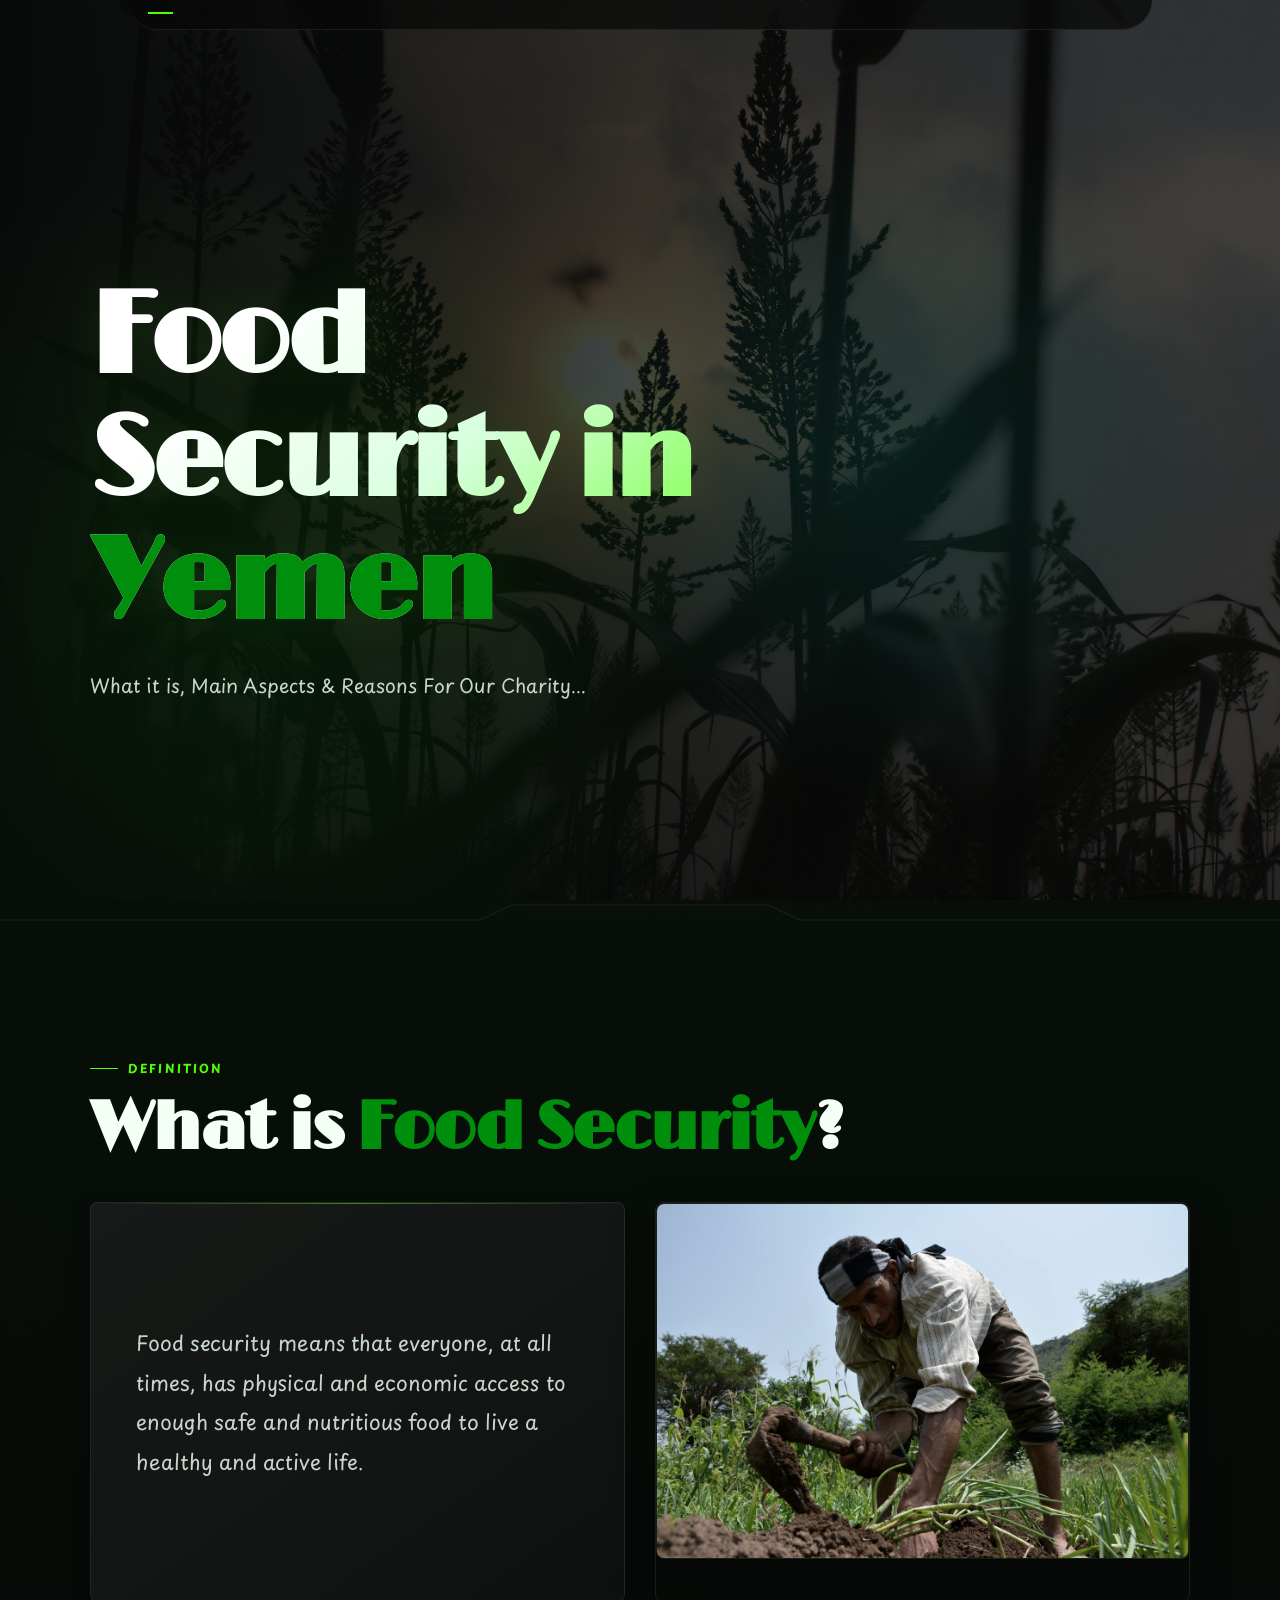
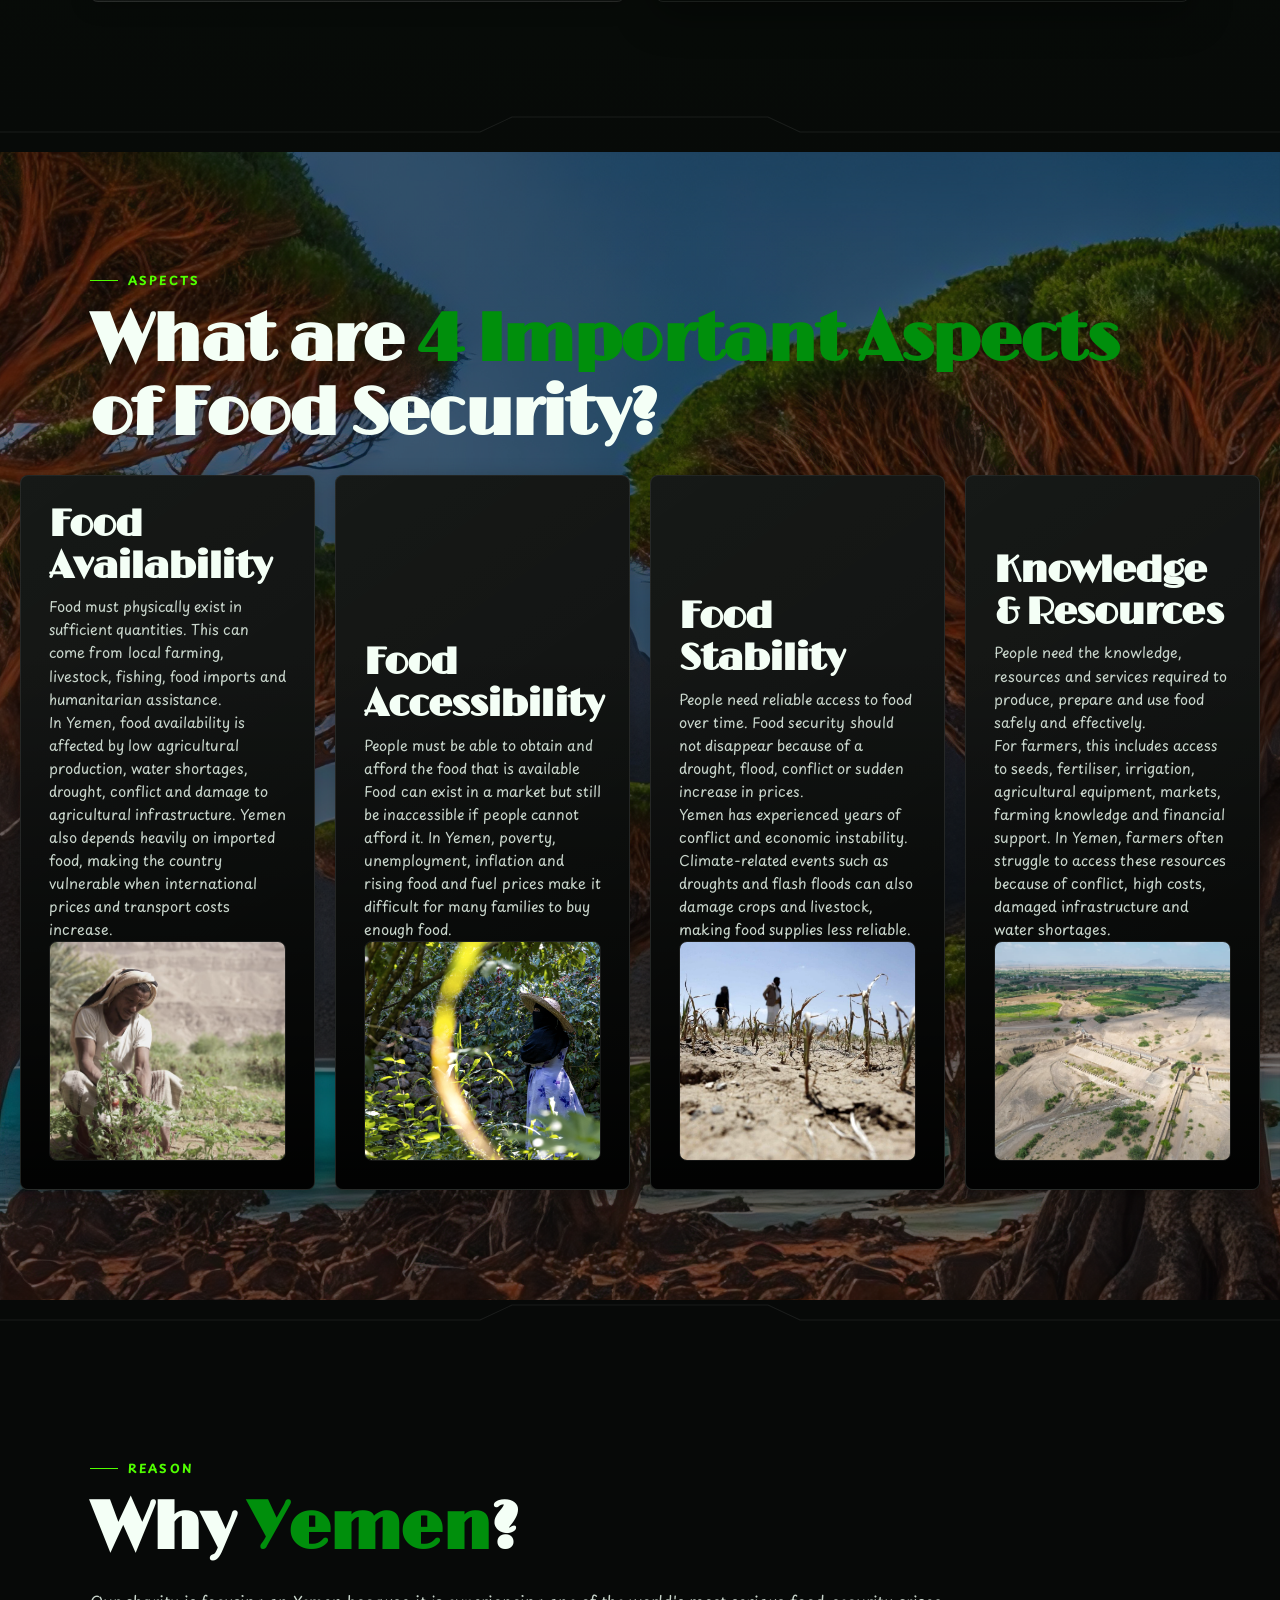
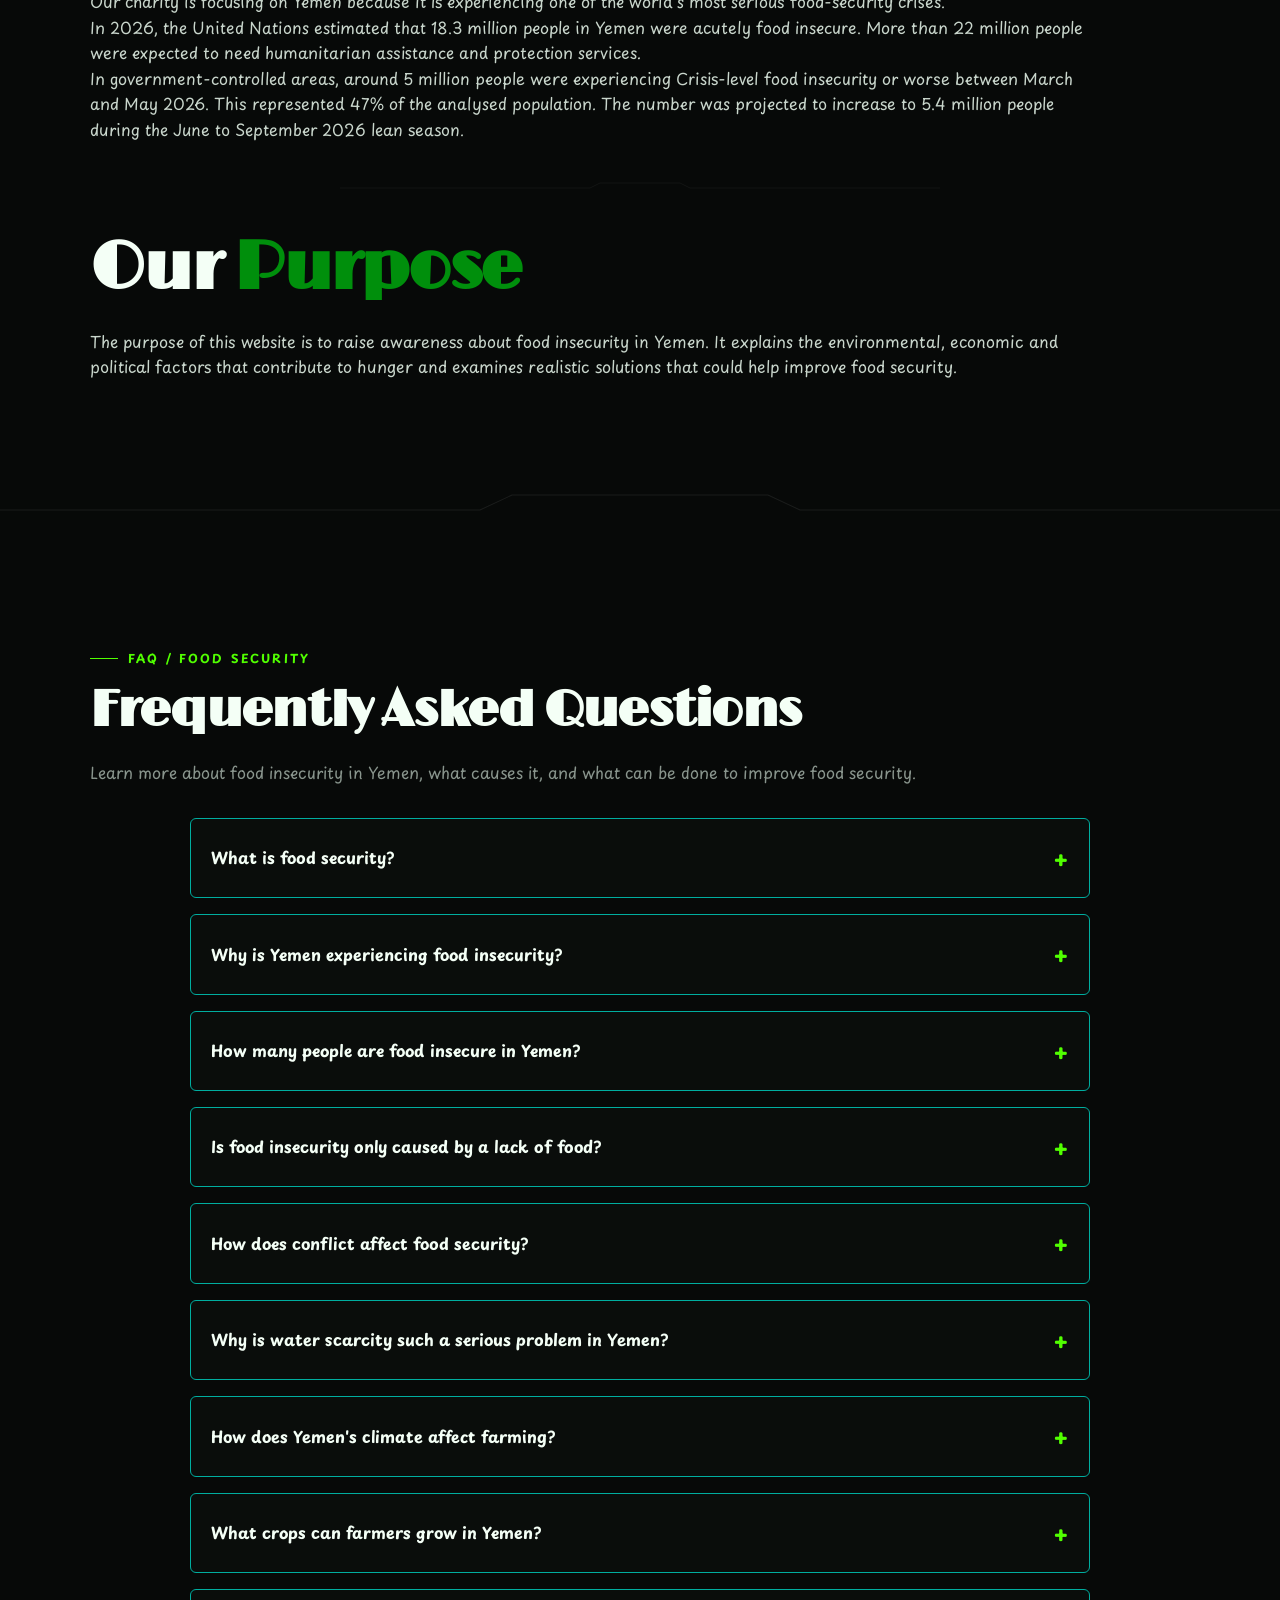
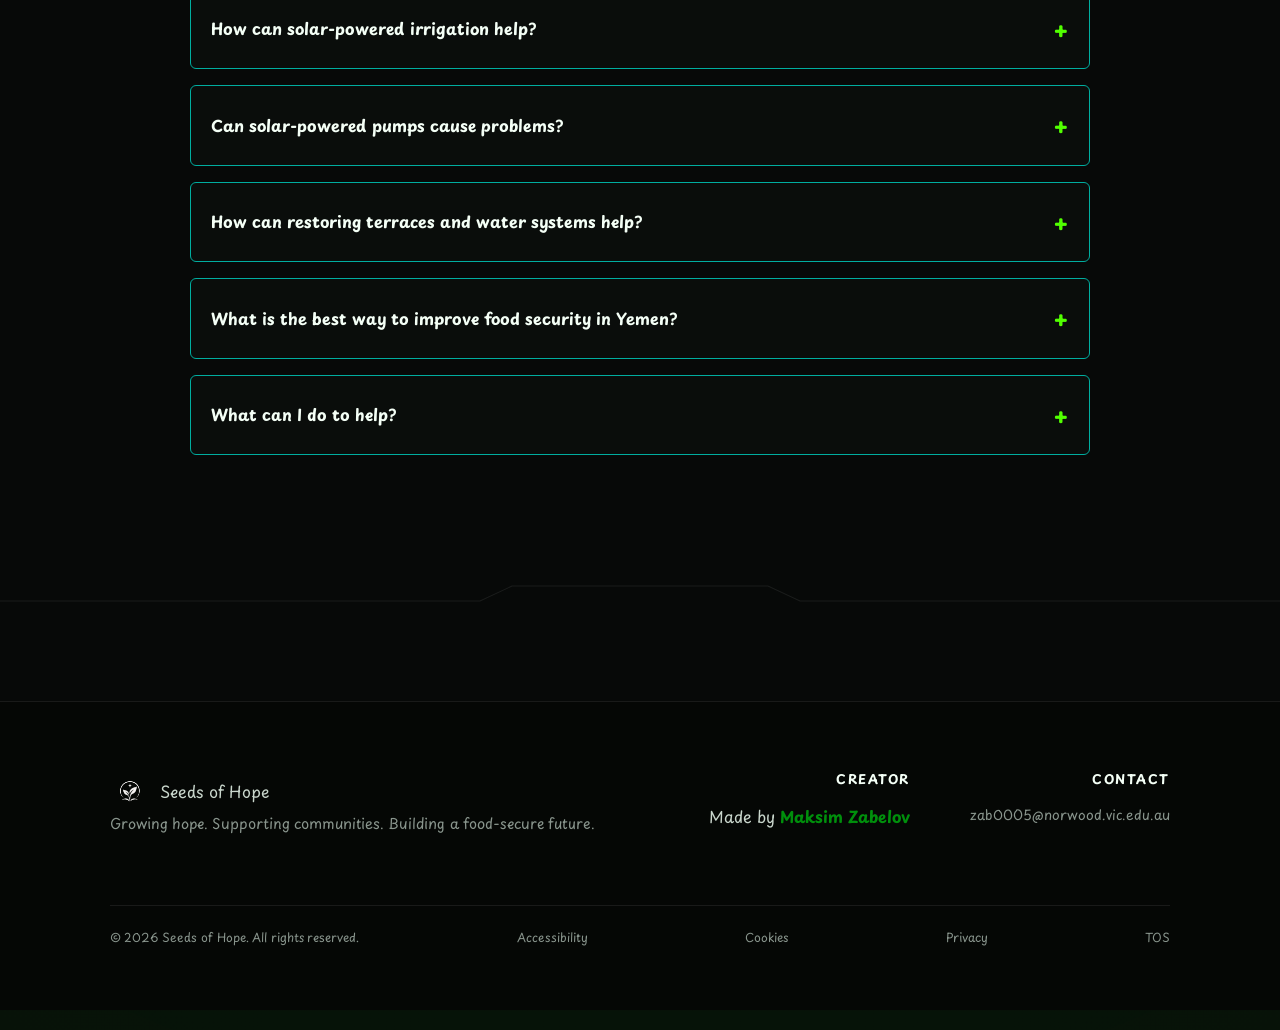
<file: index.html>
<!DOCTYPE html>
<html lang="en">
    <head>
        <meta charset="UTF-8">
        <meta name="viewport" content="width=device-width, initial-scale=1.0">

        <title>Seeds of Hope | Food Security in Yemen</title>

        <meta
            name="description"
            content="Learn about food insecurity in Yemen and how access to food, clean water, and sustainable agriculture can help communities build a more secure future."
        >

        <meta
            name="keywords"
            content="Yemen, food insecurity, food security, hunger, famine, sustainable agriculture, humanitarian aid"
        >

        <meta name="author" content="Seeds of Hope">

        <meta name="robots" content="index, follow">

        <link rel="canonical" href="https://seedsofhope-noxaryn.web.app/">

        <link rel="icon" type="image/png" href="/assets/icons/favicon.png">

        <meta property="og:type" content="website">
        <meta property="og:title" content="Seeds of Hope | Food Security in Yemen">
        <meta
            property="og:description"
            content="Raising awareness about food insecurity in Yemen and the challenges communities face in accessing food and sustainable resources."
        >
        <meta property="og:url" content="https://seedsofhope-noxaryn.web.app/">
        <meta property="og:image" content="https://seedsofhope-noxaryn.web.app/assets/icons/seeds-of-hope.png">
        <meta property="og:site_name" content="Seeds of Hope">

        <link rel="preconnect" href="https://fonts.googleapis.com">
        <link rel="preconnect" href="https://fonts.gstatic.com" crossorigin>

        <link
            href="https://fonts.googleapis.com/css2?family=Limelight&family=Playpen+Sans:wght@100..800&display=swap"
            rel="stylesheet"
        >

        <link rel="stylesheet" href="/styles.css">
    </head>
    <button class="scroll-top" aria-label="Scroll to top">⇑</button>
    <body>
        <div class="header-wrapper">
            <header class="site-header">
                <nav class="nav-bar" id="nav-bar">
                    <a href="#home" class="logo">
                        <img src="/assets/icons/seeds-of-hope.png" alt="Seeds of Hope">
                        <span>Seeds of Hope</span>
                    </a>
                    <ul class="nav-links" id="nav-links">
                        <li><a href="/pages/country.html" class="nav-bar-link">Country</a></li>
                        <li><a href="/pages/challenges.html" class="nav-bar-link">Challenges</a></li>
                        <li><a href="/pages/solutions.html" class="nav-bar-link">Solutions</a></li>
                        <li><a href="/pages/bibliography.html" class="nav-bar-link">Sources</a></li>
                    </ul>
                </nav>
            </header>
            <div class="header-trigger">
                <span></span>
            </div>
        </div>
        <main id="top">
            <section class="hero" id="hero">
                <div class="hero-inner">
                    <div class="hero-text reveal">
                        <h1 class="hero-title">Food Security in <strong>Yemen</strong></h1>
                        <p class="subtitle">What it is, Main Aspects &amp; Reasons For Our Charity...</p>
                    </div>
                </div>
                <div class="home-hero-background">
                    <img style="opacity: 0%;" src="/assets/images/home/hero.png" alt="" aria-hidden="true">
                </div>
            </section>
            <div class="section-breaker" aria-hidden="true">
                <svg viewBox="0 0 1200 40" preserveAspectRatio="none">
                    <path d="M0 20 H450 L480 5 H720 L750 20 H1200" />
                </svg>
            </div>
            <section class="section" id="definition">
                <div class="section-inner">
                    <p class="section-eyebrow">Definition</p>
                    <h1 class="section-title">What is <strong>Food Security</strong>?</h1>
                </div>
                <div class="definition-content">
                    <div class="section-definition reveal">
                        <p>
                            Food security means that everyone, at all times, has physical and
                            economic access to enough safe and nutritious food to live a healthy
                            and active life.
                        </p>
                    </div>
                    <div class="definition-visual reveal">
                        <img class="definition-image" src="assets/images/home/definition.png" alt="" aria-hidden="true">
                    </div>
                </div>
            </section>
            <div class="section-breaker" aria-hidden="true">
                <svg viewBox="0 0 1200 40" preserveAspectRatio="none">
                    <path d="M0 20 H450 L480 5 H720 L750 20 H1200" />
                </svg>
            </div>
            <section class="section" id="aspects">
                <div class="section-inner">
                    <p class="section-eyebrow">Aspects</p>
                    <h1 class="section-title">What are <strong>4 Important Aspects</strong> of Food Security?</h1>
                </div>
                <div class="grid grid--4">
                    <div class="panel divisions-card reveal" style="--i:00">
                        <h3>Food Availability</h3>
                        <p>Food must physically exist in sufficient quantities. This can come from local farming, livestock, fishing, food imports and humanitarian assistance.</p>
                        <p>In Yemen, food availability is affected by low agricultural production, water shortages, drought, conflict and damage to agricultural infrastructure. Yemen also depends heavily on imported food, making the country vulnerable when international prices and transport costs increase.</p>
                        <img class="grid-image" src="/assets/images/home/availability.png" aria-hidden="true">
                    </div>
                    <div class="panel divisions-card reveal" style="--i:01">
                        <h3>Food Accessibility</h3>
                        <p>People must be able to obtain and afford the food that is available</p>
                        <p>Food can exist in a market but still be inaccessible if people cannot afford it. In Yemen, poverty, unemployment, inflation and rising food and fuel prices make it difficult for many families to buy enough food.</p>
                        <img class="grid-image" src="/assets/images/home/accessibility.png" aria-hidden="true">
                    </div>
                    <div class="panel divisions-card reveal" style="--i:02">
                        <h3>Food Stability</h3>
                        <p>People need reliable access to food over time. Food security should not disappear because of a drought, flood, conflict or sudden increase in prices.</p>
                        <p>Yemen has experienced years of conflict and economic instability. Climate-related events such as droughts and flash floods can also damage crops and livestock, making food supplies less reliable.</p>
                        <img class="grid-image" src="/assets/images/home/stability.png" aria-hidden="true">
                    </div>
                    <div class="panel divisions-card reveal" style="--i:03">
                        <h3>Knowledge &amp; Resources</h3>
                        <p>People need the knowledge, resources and services required to produce, prepare and use food safely and effectively.</p>
                        <p>For farmers, this includes access to seeds, fertiliser, irrigation, agricultural equipment, markets, farming knowledge and financial support. In Yemen, farmers often struggle to access these resources because of conflict, high costs, damaged infrastructure and water shortages.</p>
                        <img class="grid-image" src="/assets/images/home/knowledge-resources.png" aria-hidden="true">
                    </div>
                </div>
                <img style="opacity: 50%;" class="section-background" src="assets/images/home/aspects.png" aria-hidden="true">
            </section>
            <div class="section-breaker" aria-hidden="true">
                <svg viewBox="0 0 1200 40" preserveAspectRatio="none">
                    <path d="M0 20 H450 L480 5 H720 L750 20 H1200" />
                </svg>
            </div>
            <section class="section" id="reason">
                <div class="section-inner">
                    <p class="section-eyebrow">Reason</p>
                    <h1 class="section-title">Why <strong>Yemen</strong>?</h1>
                    <div class="section-p">
                        <p>Our charity is focusing on Yemen because it is experiencing one of the world's most serious food-security crises.</p>
                        <p>In 2026, the United Nations estimated that 18.3 million people in Yemen were acutely food insecure. More than 22 million people were expected to need humanitarian assistance and protection services.</p>
                        <p>In government-controlled areas, around 5 million people were experiencing Crisis-level food insecurity or worse between March and May 2026. This represented 47% of the analysed population. The number was projected to increase to 5.4 million people during the June to September 2026 lean season.</p>
                    </div>
                    <div class="subsection-breaker" aria-hidden="true">
                        <svg viewBox="0 0 600 20">
                            <path d="M0 10 H250 L260 5 H340 L350 10 H600" />
                        </svg>
                    </div>
                    <h1 class="section-title">Our <strong>Purpose</strong></h1>
                    <div class="section-p">
                        <p>The purpose of this website is to raise awareness about food insecurity in Yemen. It explains the environmental, economic and political factors that contribute to hunger and examines realistic solutions that could help improve food security.</p>
                    </div>
                </div>
            </section>
            <div class="section-breaker" aria-hidden="true">
                <svg viewBox="0 0 1200 40" preserveAspectRatio="none">
                    <path d="M0 20 H450 L480 5 H720 L750 20 H1200" />
                </svg>
            </div>
            <section class="section">
                <div class="section-inner">
                    <span class="section-eyebrow">FAQ / FOOD SECURITY</span>
                    <h2 class="section-title">Frequently Asked Questions</h2>
                    <p class="section-p">
                        Learn more about food insecurity in Yemen, what causes it,
                        and what can be done to improve food security.
                    </p>
                </div>
                <div class="faq">
                    <details class="faq-item">
                        <summary>
                            What is food security?
                            <span class="faq-icon">+</span>
                        </summary>
                        <div class="faq-answer">
                            <p>
                                Food security means that everyone, at all times, has
                                physical and economic access to enough safe and
                                nutritious food to live a healthy and active life.
                            </p>
                        </div>
                    </details>
                    <details class="faq-item">
                        <summary>
                            Why is Yemen experiencing food insecurity?
                            <span class="faq-icon">+</span>
                        </summary>
                        <div class="faq-answer">
                            <p>
                                Yemen's food-security crisis is caused by several
                                connected factors, including prolonged conflict,
                                water scarcity, poverty, rising food prices,
                                economic instability and climate-related events.
                            </p>
                        </div>
                    </details>
                    <details class="faq-item">
                        <summary>
                            How many people are food insecure in Yemen?
                            <span class="faq-icon">+</span>
                        </summary>
                        <div class="faq-answer">
                            <p>
                                In 2026, the United Nations estimated that around
                                18.3 million people in Yemen were acutely food
                                insecure. More than 22 million people were expected
                                to require humanitarian assistance and protection
                                services.
                            </p>
                        </div>
                    </details>
                    <details class="faq-item">
                        <summary>
                            Is food insecurity only caused by a lack of food?
                            <span class="faq-icon">+</span>
                        </summary>
                        <div class="faq-answer">
                            <p>
                                No. Food insecurity is also affected by people's
                                ability to access and afford food. Conflict,
                                unemployment, inflation, damaged infrastructure
                                and high transport costs can make food inaccessible
                                even when it is available in markets.
                            </p>
                        </div>
                    </details>
                    <details class="faq-item">
                        <summary>
                            How does conflict affect food security?
                            <span class="faq-icon">+</span>
                        </summary>
                        <div class="faq-answer">
                            <p>
                                Conflict can damage farms, roads, irrigation systems,
                                markets and storage facilities. It can also make it
                                dangerous for farmers and traders to travel. This
                                disrupts food production and transportation while
                                reducing employment and household incomes.
                            </p>
                        </div>
                    </details>
                    <details class="faq-item">
                        <summary>
                            Why is water scarcity such a serious problem in Yemen?
                            <span class="faq-icon">+</span>
                        </summary>
                        <div class="faq-answer">
                            <p>
                                Yemen has very limited renewable water resources,
                                while water consumption is higher than the amount
                                naturally replenished each year. Agriculture uses
                                most of the country's available water, and groundwater
                                is being depleted faster than it can naturally
                                recover.
                            </p>
                        </div>
                    </details>
                    <details class="faq-item">
                        <summary>
                            How does Yemen's climate affect farming?
                            <span class="faq-icon">+</span>
                        </summary>
                        <div class="faq-answer">
                            <p>
                                Yemen is mainly arid and semi-arid. High temperatures,
                                limited rainfall, droughts and unpredictable storms
                                make farming difficult. Around half of Yemen's
                                cultivated land is rainfed, meaning farmers depend
                                directly on rainfall.
                            </p>
                        </div>
                    </details>
                    <details class="faq-item">
                        <summary>
                            What crops can farmers grow in Yemen?
                            <span class="faq-icon">+</span>
                        </summary>
                        <div class="faq-answer">
                            <p>
                                Despite the difficult climate, Yemen's highlands
                                and valleys can support crops such as sorghum,
                                wheat, barley, vegetables and fruit. Traditional
                                terraces and water-harvesting systems help farmers
                                make better use of limited rainfall.
                            </p>
                        </div>
                    </details>
                    <details class="faq-item">
                        <summary>
                            How can solar-powered irrigation help?
                            <span class="faq-icon">+</span>
                        </summary>
                        <div class="faq-answer">
                            <p>
                                Solar-powered pumps can provide electricity for
                                irrigation without relying on expensive fuel.
                                Combined with drip irrigation, they can deliver
                                controlled amounts of water directly to crops,
                                reducing water and farming costs.
                            </p>
                        </div>
                    </details>
                    <details class="faq-item">
                        <summary>
                            Can solar-powered pumps cause problems?
                            <span class="faq-icon">+</span>
                        </summary>
                        <div class="faq-answer">
                            <p>
                                Yes. Solar pumps can make groundwater easier to
                                access, but using them without proper groundwater
                                management could increase water depletion. They
                                should therefore be combined with water monitoring,
                                regulations and responsible water management.
                            </p>
                        </div>
                    </details>
                    <details class="faq-item">
                        <summary>
                            How can restoring terraces and water systems help?
                            <span class="faq-icon">+</span>
                        </summary>
                        <div class="faq-answer">
                            <p>
                                Terraces slow water flowing down mountain slopes,
                                reducing soil erosion and helping water soak into
                                the ground. Water-harvesting tanks, dams and canals
                                can also capture rainfall and make it available
                                for agriculture during drier periods.
                            </p>
                        </div>
                    </details>
                    <details class="faq-item">
                        <summary>
                            What is the best way to improve food security in Yemen?
                            <span class="faq-icon">+</span>
                        </summary>
                        <div class="faq-answer">
                            <p>
                                There is no single solution. Yemen needs better
                                water management, stronger agricultural infrastructure,
                                support for farmers, access to seeds and fertiliser,
                                agricultural training and continued humanitarian
                                assistance. Long-term investment is needed alongside
                                immediate humanitarian support.
                            </p>
                        </div>
                    </details>
                    <details class="faq-item">
                        <summary>
                            What can I do to help?
                            <span class="faq-icon">+</span>
                        </summary>
                        <div class="faq-answer">
                            <p>
                                You can help by learning about food insecurity,
                                sharing reliable information and supporting
                                organisations working to provide food, water,
                                healthcare and agricultural support to communities
                                affected by the crisis.
                            </p>
                        </div>
                    </details>
                </div>
            </section>
            <div class="section-breaker" aria-hidden="true">
                <svg viewBox="0 0 1200 40" preserveAspectRatio="none">
                    <path d="M0 20 H450 L480 5 H720 L750 20 H1200" />
                </svg>
            </div>
            <div class="footer-wrapper">
            <footer id="site-footer">
                <div class="section-inner">
                    <div class="footer-top">
                        <div>
                            <div class="footer-brand">
                                <img class="branding" src="/assets/icons/seeds-of-hope.png" alt="Seeds of Hope">
                                <p class="branding-text">Seeds of Hope</p>
                            </div>
                            <p class="footer-tagline">Growing hope. Supporting communities. Building a food-secure future.</p>
                        </div>
                        <div class="footer-links">
                            <div class="footer-col">
                                <h4>Creator</h4>
                                <p>Made by <strong>Maksim Zabelov</strong></p>
                            </div>
                            <div class="footer-col">
                                <h4>Contact</h4>
                                <a href="mailto:zab0005@norwood.vic.edu.au">zab0005@norwood.vic.edu.au</a>
                            </div>
                        </div>
                    </div>
                    <div class="footer-bottom">
                        <span>&copy; 2026 Seeds of Hope. All rights reserved.</span>
                        <a href="/legal/accessibility.html" rel="noopener">Accessibility</a>
                        <a href="/legal/cookies.html" rel="noopener">Cookies</a>
                        <a href="/legal/privacy.html" rel="noopener">Privacy</a>
                        <a href="/legal/terms.html" rel="noopener">TOS</a>
                    </div>
                </div>
                <button class="nox-mode-toggle" id="nox-mode-toggle" type="button">
                    <span class="nox-mode-icon">NOX</span>
                </button>
                <div class="nox-overlay" id="nox-overlay" aria-hidden="true">
                    <div class="nox-panel">
                        <span class="nox-panel-label">SYSTEM OVERRIDE</span>
                        <h2>NOXARYN</h2>
                        <p>
                            Independent developer building software,
                            websites and digital systems.
                        </p>
                        <div class="nox-info">
                            <span>DEVELOPER</span>
                            <span>NOXARYN</span>
                        </div>
                        <div class="nox-info">
                            <span>STATUS</span>
                            <span>ALWAYS ONLINE</span>
                        </div>
                        <div class="nox-info">
                            <span>FOCUS</span>
                            <span>SOFTWARE / WEB / SYSTEMS</span>
                        </div>
                        <div class="nox-info">
                            <span>INSTAGRAM</span>
                            <a href="https://instagram.com/n0xaryn" target="_blank" rel="noopener">@n0xaryn</a>
                        </div>
                        <div class="nox-info">
                            <span>DISCORD</span>
                            <a href="https://discord.gg/NTdnAcGfRq" target="_blank" rel="noopener">Noxaryn Studio</a>
                        </div>
                        <button class="nox-close" id="nox-close" type="button">
                            EXIT SYSTEM
                        </button>
                    </div>
                </div>
            </footer>
            </div>
        </main>
        <script src="/script.js"></script>
    </body>
</html>
</file>
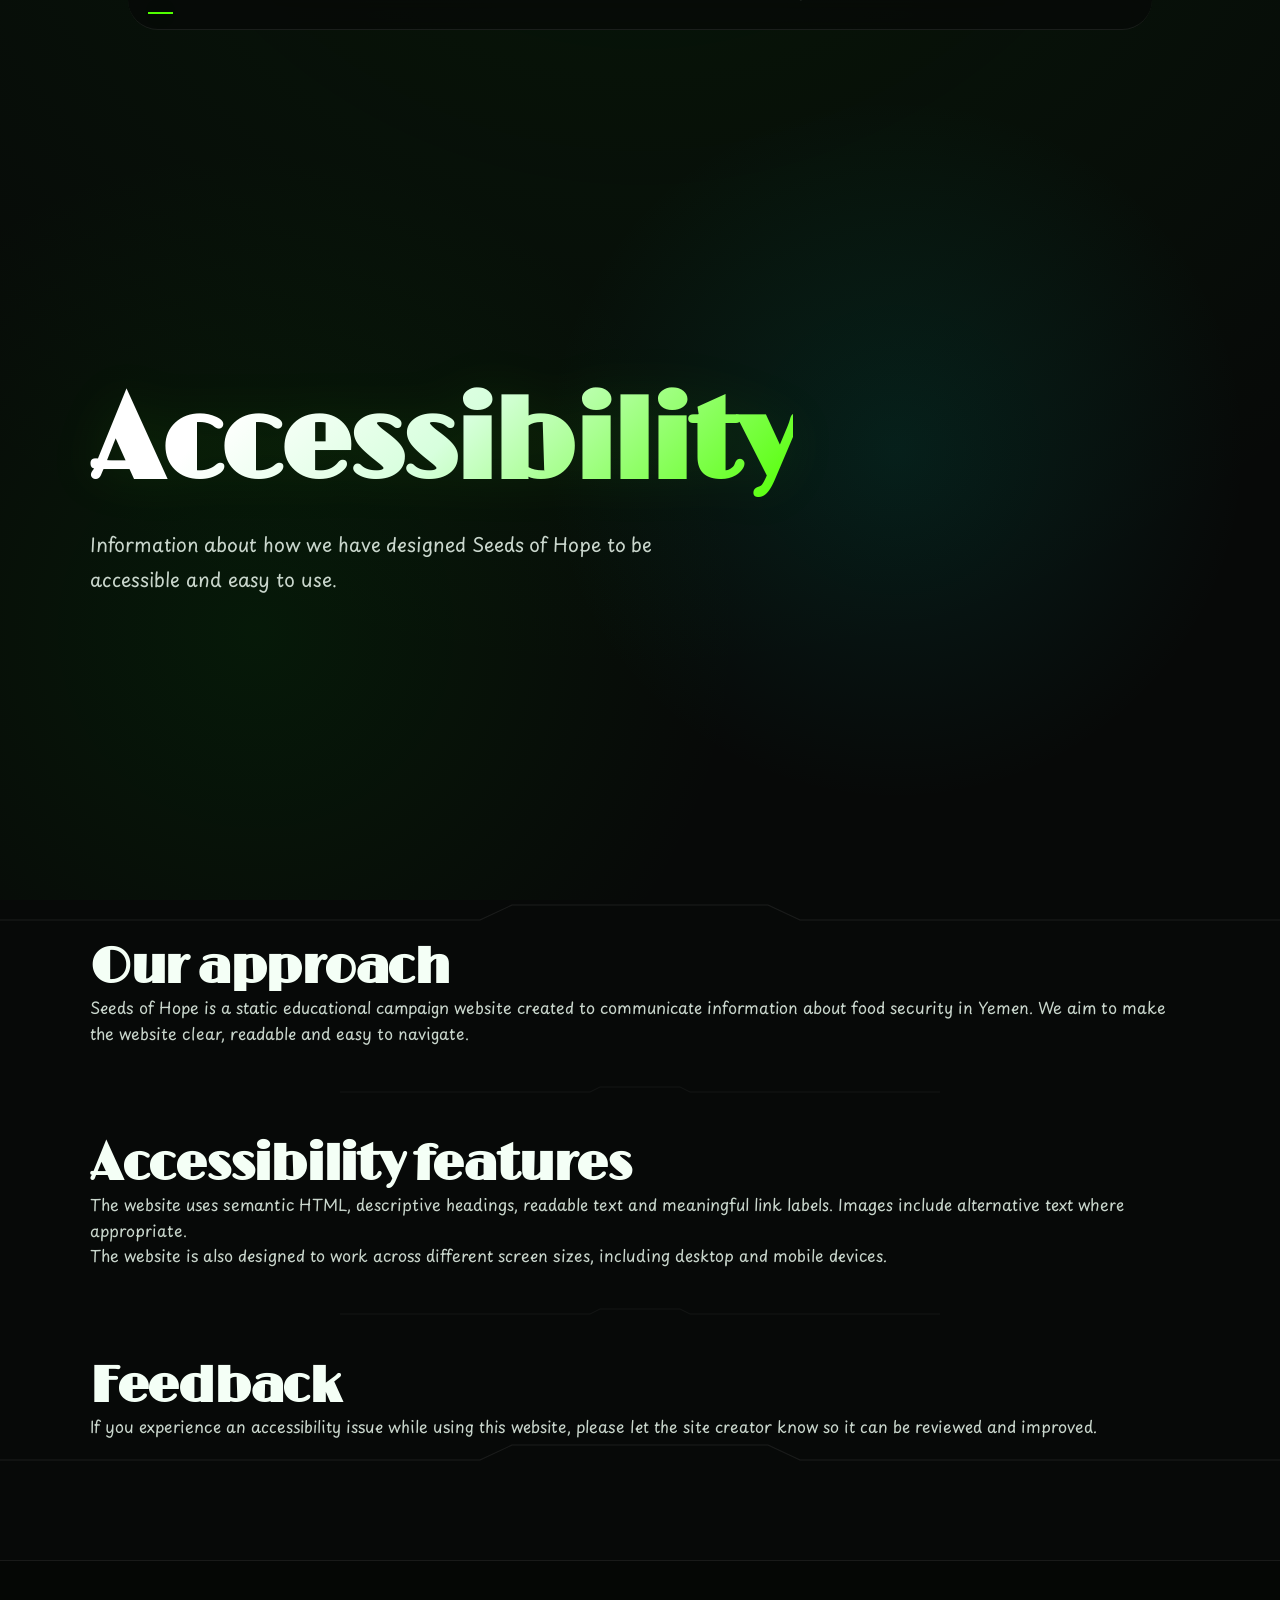
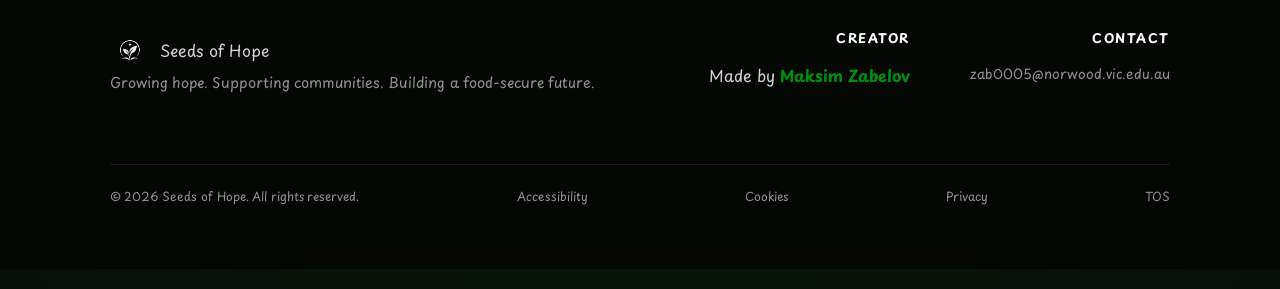
<file: legal/accessibility.html>
<!DOCTYPE html>
<html lang="en">
    <head>
        <meta charset="UTF-8">
        <meta name="viewport" content="width=device-width, initial-scale=1.0">
        <title>Seeds of Hope—Accessibility</title>
        <link rel="icon" type="image/png" href="/assets/icons/favicon.png">
        <link rel="preconnect" href="https://fonts.googleapis.com">
        <link rel="preconnect" href="https://fonts.gstatic.com" crossorigin>
        <link href="https://fonts.googleapis.com/css2?family=Limelight&family=Playpen+Sans:wght@100..800&display=swap" rel="stylesheet">
        <link rel="stylesheet" href="/styles.css">
    </head>
    <body>
        <button class="scroll-top" aria-label="Scroll to top">⇑</button>
        <div class="header-wrapper">
            <header class="site-header">
                <nav class="nav-bar" id="nav-bar">
                    <a href="/index.html" class="logo">
                        <img src="/assets/icons/seeds-of-hope.png" alt="Seeds of Hope">
                        <span>Seeds of Hope</span>
                    </a>
                    <ul class="nav-links" id="nav-links">
                        <li><a href="/pages/country.html" class="nav-bar-link">Country</a></li>
                        <li><a href="/pages/challenges.html" class="nav-bar-link">Challenges</a></li>
                        <li><a href="/pages/solutions.html" class="nav-bar-link">Solutions</a></li>
                        <li><a href="/pages/bibliography.html" class="nav-bar-link">Sources</a></li>
                    </ul>
                </nav>
            </header>
        </div>
        <main id="top">
            <section class="hero" id="hero">
                <div class="hero-inner">
                    <div class="hero-text reveal">
                        <h1 class="hero-title">Accessibility</h1>
                        <p class="subtitle">
                            Information about how we have designed Seeds of Hope to be accessible and easy to use.
                        </p>
                    </div>
                </div>
            </section>
            <div class="section-breaker" aria-hidden="true">
                <svg viewBox="0 0 1200 40" preserveAspectRatio="none">
                    <path d="M0 20 H450 L480 5 H720 L750 20 H1200" />
                </svg>
            </div>
            <section class="section-inner">
                <h2>Our approach</h2>
                <p>
                    Seeds of Hope is a static educational campaign website created to communicate
                    information about food security in Yemen. We aim to make the website clear,
                    readable and easy to navigate.
                </p>
                <div class="subsection-breaker" aria-hidden="true">
                    <svg viewBox="0 0 600 20">
                        <path d="M0 10 H250 L260 5 H340 L350 10 H600" />
                    </svg>
                </div>
                <h2>Accessibility features</h2>
                <p>
                    The website uses semantic HTML, descriptive headings, readable text and
                    meaningful link labels. Images include alternative text where appropriate.
                </p>
                <p>
                    The website is also designed to work across different screen sizes, including
                    desktop and mobile devices.
                </p>
                <div class="subsection-breaker" aria-hidden="true">
                    <svg viewBox="0 0 600 20">
                        <path d="M0 10 H250 L260 5 H340 L350 10 H600" />
                    </svg>
                </div>
                <h2>Feedback</h2>
                <p>
                    If you experience an accessibility issue while using this website, please let
                    the site creator know so it can be reviewed and improved.
                </p>
            </section>
            <div class="section-breaker" aria-hidden="true">
                <svg viewBox="0 0 1200 40" preserveAspectRatio="none">
                    <path d="M0 20 H450 L480 5 H720 L750 20 H1200" />
                </svg>
            </div>
            <footer id="site-footer">
                <div class="section-inner">
                    <div class="footer-top">
                        <div>
                            <div class="footer-brand">
                                <img class="branding" src="/assets/icons/seeds-of-hope.png" alt="Seeds of Hope">
                                <p class="branding-text">Seeds of Hope</p>
                            </div>
                            <p class="footer-tagline">Growing hope. Supporting communities. Building a food-secure future.</p>
                        </div>
                        <div class="footer-links">
                            <div class="footer-col">
                                <h4>Creator</h4>
                                <p>Made by <strong>Maksim Zabelov</strong></p>
                            </div>
                            <div class="footer-col">
                                <h4>Contact</h4>
                                <a href="mailto:zab0005@norwood.vic.edu.au">zab0005@norwood.vic.edu.au</a>
                            </div>
                        </div>
                    </div>
                    <div class="footer-bottom">
                        <span>&copy; 2026 Seeds of Hope. All rights reserved.</span>
                        <a href="./accessibility.html" rel="noopener">Accessibility</a>
                        <a href="./cookies.html" rel="noopener">Cookies</a>
                        <a href="./privacy.html" rel="noopener">Privacy</a>
                        <a href="./terms.html" rel="noopener">TOS</a>
                    </div>
                </div>
                <button class="nox-mode-toggle" id="nox-mode-toggle" type="button">
                    <span class="nox-mode-icon">NOX</span>
                </button>
                <div class="nox-overlay" id="nox-overlay" aria-hidden="true">
                    <div class="nox-panel">
                        <span class="nox-panel-label">SYSTEM OVERRIDE</span>
                        <h2>NOXARYN</h2>
                        <p>
                            Independent developer building software,
                            websites and digital systems.
                        </p>
                        <div class="nox-info">
                            <span>DEVELOPER</span>
                            <span>NOXARYN</span>
                        </div>
                        <div class="nox-info">
                            <span>STATUS</span>
                            <span>ALWAYS ONLINE</span>
                        </div>
                        <div class="nox-info">
                            <span>FOCUS</span>
                            <span>SOFTWARE / WEB / SYSTEMS</span>
                        </div>
                        <div class="nox-info">
                            <span>INSTAGRAM</span>
                            <a href="https://instagram.com/n0xaryn" target="_blank" rel="noopener">@n0xaryn</a>
                        </div>
                        <div class="nox-info">
                            <span>DISCORD</span>
                            <a href="https://discord.gg/NTdnAcGfRq" target="_blank" rel="noopener">Noxaryn Studio</a>
                        </div>
                        <button class="nox-close" id="nox-close" type="button">
                            EXIT SYSTEM
                        </button>
                    </div>
                </div>
            </footer>
        </main>
        <script src="/script.js"></script>
    </body>
</html>
</file>
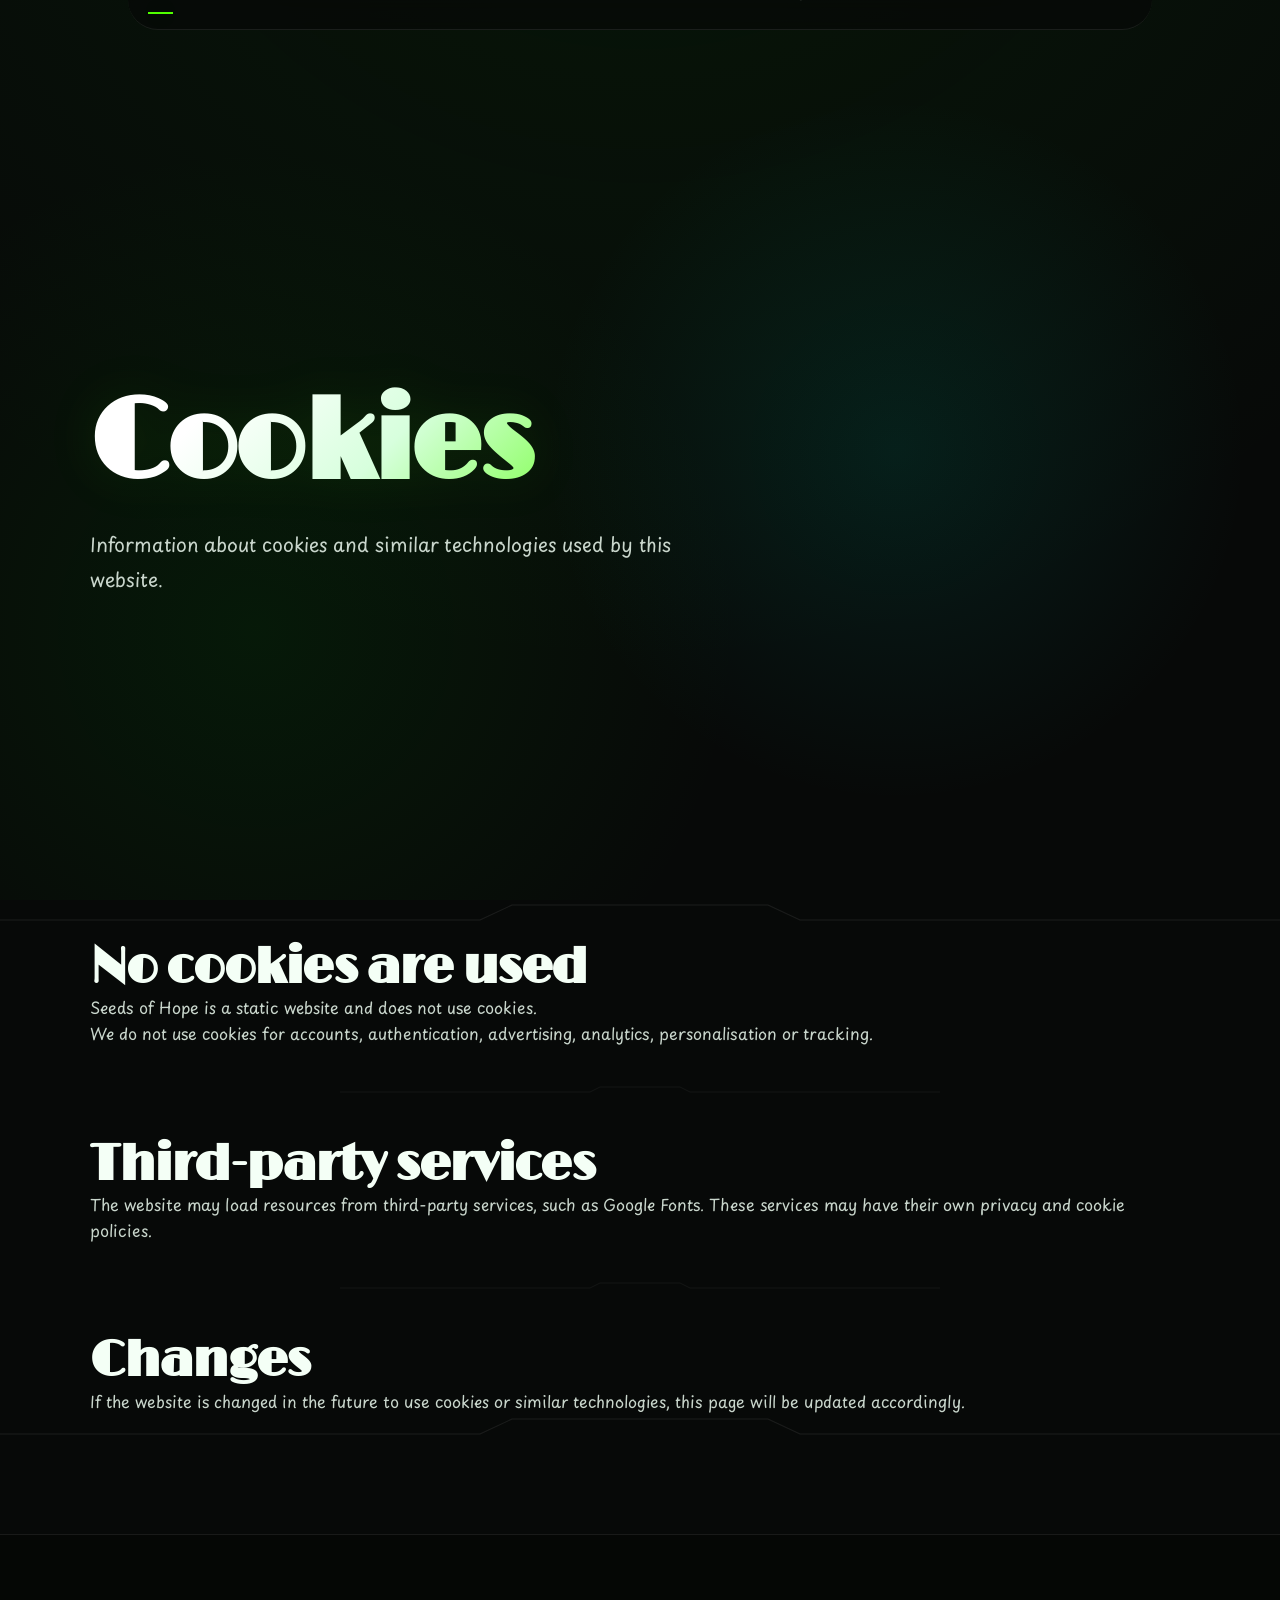
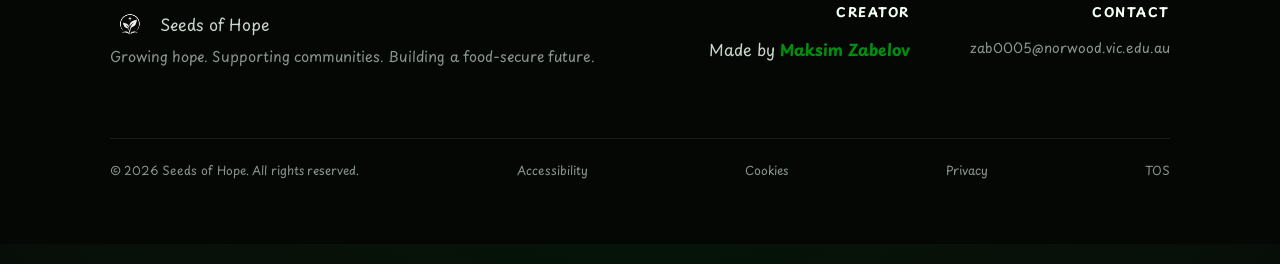
<file: legal/cookies.html>
<!DOCTYPE html>
<html lang="en">
    <head>
        <meta charset="UTF-8">
        <meta name="viewport" content="width=device-width, initial-scale=1.0">
        <title>Seeds of Hope—Cookies</title>
        <link rel="icon" type="image/png" href="/assets/icons/favicon.png">
        <link rel="preconnect" href="https://fonts.googleapis.com">
        <link rel="preconnect" href="https://fonts.gstatic.com" crossorigin>
        <link href="https://fonts.googleapis.com/css2?family=Limelight&family=Playpen+Sans:wght@100..800&display=swap" rel="stylesheet">
        <link rel="stylesheet" href="/styles.css">
    </head>
    <body>
        <button class="scroll-top" aria-label="Scroll to top">⇑</button>
        <div class="header-wrapper">
            <header class="site-header">
                <nav class="nav-bar" id="nav-bar">
                    <a href="/index.html" class="logo">
                        <img src="/assets/icons/seeds-of-hope.png" alt="Seeds of Hope">
                        <span>Seeds of Hope</span>
                    </a>
                    <ul class="nav-links" id="nav-links">
                        <li><a href="/pages/country.html" class="nav-bar-link">Country</a></li>
                        <li><a href="/pages/challenges.html" class="nav-bar-link">Challenges</a></li>
                        <li><a href="/pages/solutions.html" class="nav-bar-link">Solutions</a></li>
                        <li><a href="/pages/bibliography.html" class="nav-bar-link">Sources</a></li>
                    </ul>
                </nav>
            </header>
        </div>
        <main id="top">
            <section class="hero" id="hero">
                <div class="hero-inner">
                    <div class="hero-text reveal">
                        <h1 class="hero-title">Cookies</h1>
                        <p class="subtitle">
                            Information about cookies and similar technologies used by this website.
                        </p>
                    </div>
                </div>
            </section>
            <div class="section-breaker" aria-hidden="true">
                <svg viewBox="0 0 1200 40" preserveAspectRatio="none">
                    <path d="M0 20 H450 L480 5 H720 L750 20 H1200" />
                </svg>
            </div>
            <section class="section-inner">
                <h2>No cookies are used</h2>
                <p>
                    Seeds of Hope is a static website and does not use cookies.
                </p>
                <p>
                    We do not use cookies for accounts, authentication, advertising,
                    analytics, personalisation or tracking.
                </p>
                <div class="subsection-breaker" aria-hidden="true">
                    <svg viewBox="0 0 600 20">
                        <path d="M0 10 H250 L260 5 H340 L350 10 H600" />
                    </svg>
                </div>
                <h2>Third-party services</h2>
                <p>
                    The website may load resources from third-party services, such as
                    Google Fonts. These services may have their own privacy and cookie
                    policies.
                </p>
                <div class="subsection-breaker" aria-hidden="true">
                    <svg viewBox="0 0 600 20">
                        <path d="M0 10 H250 L260 5 H340 L350 10 H600" />
                    </svg>
                </div>
                <h2>Changes</h2>
                <p>
                    If the website is changed in the future to use cookies or similar
                    technologies, this page will be updated accordingly.
                </p>
            </section>
            <div class="section-breaker" aria-hidden="true">
                <svg viewBox="0 0 1200 40" preserveAspectRatio="none">
                    <path d="M0 20 H450 L480 5 H720 L750 20 H1200" />
                </svg>
            </div>
            <footer id="site-footer">
                <div class="section-inner">
                    <div class="footer-top">
                        <div>
                            <div class="footer-brand">
                                <img class="branding" src="/assets/icons/seeds-of-hope.png" alt="Seeds of Hope">
                                <p class="branding-text">Seeds of Hope</p>
                            </div>
                            <p class="footer-tagline">Growing hope. Supporting communities. Building a food-secure future.</p>
                        </div>
                        <div class="footer-links">
                            <div class="footer-col">
                                <h4>Creator</h4>
                                <p>Made by <strong>Maksim Zabelov</strong></p>
                            </div>
                            <div class="footer-col">
                                <h4>Contact</h4>
                                <a href="mailto:zab0005@norwood.vic.edu.au">zab0005@norwood.vic.edu.au</a>
                            </div>
                        </div>
                    </div>
                    <div class="footer-bottom">
                        <span>&copy; 2026 Seeds of Hope. All rights reserved.</span>
                        <a href="./accessibility.html" rel="noopener">Accessibility</a>
                        <a href="./cookies.html" rel="noopener">Cookies</a>
                        <a href="./privacy.html" rel="noopener">Privacy</a>
                        <a href="./terms.html" rel="noopener">TOS</a>
                    </div>
                </div>
                <button class="nox-mode-toggle" id="nox-mode-toggle" type="button">
                    <span class="nox-mode-icon">NOX</span>
                </button>
                <div class="nox-overlay" id="nox-overlay" aria-hidden="true">
                    <div class="nox-panel">
                        <span class="nox-panel-label">SYSTEM OVERRIDE</span>
                        <h2>NOXARYN</h2>
                        <p>
                            Independent developer building software,
                            websites and digital systems.
                        </p>
                        <div class="nox-info">
                            <span>DEVELOPER</span>
                            <span>NOXARYN</span>
                        </div>
                        <div class="nox-info">
                            <span>STATUS</span>
                            <span>ALWAYS ONLINE</span>
                        </div>
                        <div class="nox-info">
                            <span>FOCUS</span>
                            <span>SOFTWARE / WEB / SYSTEMS</span>
                        </div>
                        <div class="nox-info">
                            <span>INSTAGRAM</span>
                            <a href="https://instagram.com/n0xaryn" target="_blank" rel="noopener">@n0xaryn</a>
                        </div>
                        <div class="nox-info">
                            <span>DISCORD</span>
                            <a href="https://discord.gg/NTdnAcGfRq" target="_blank" rel="noopener">Noxaryn Studio</a>
                        </div>
                        <button class="nox-close" id="nox-close" type="button">
                            EXIT SYSTEM
                        </button>
                    </div>
                </div>
            </footer>
        </main>
        <script src="/script.js"></script>
    </body>
</html>
</file>
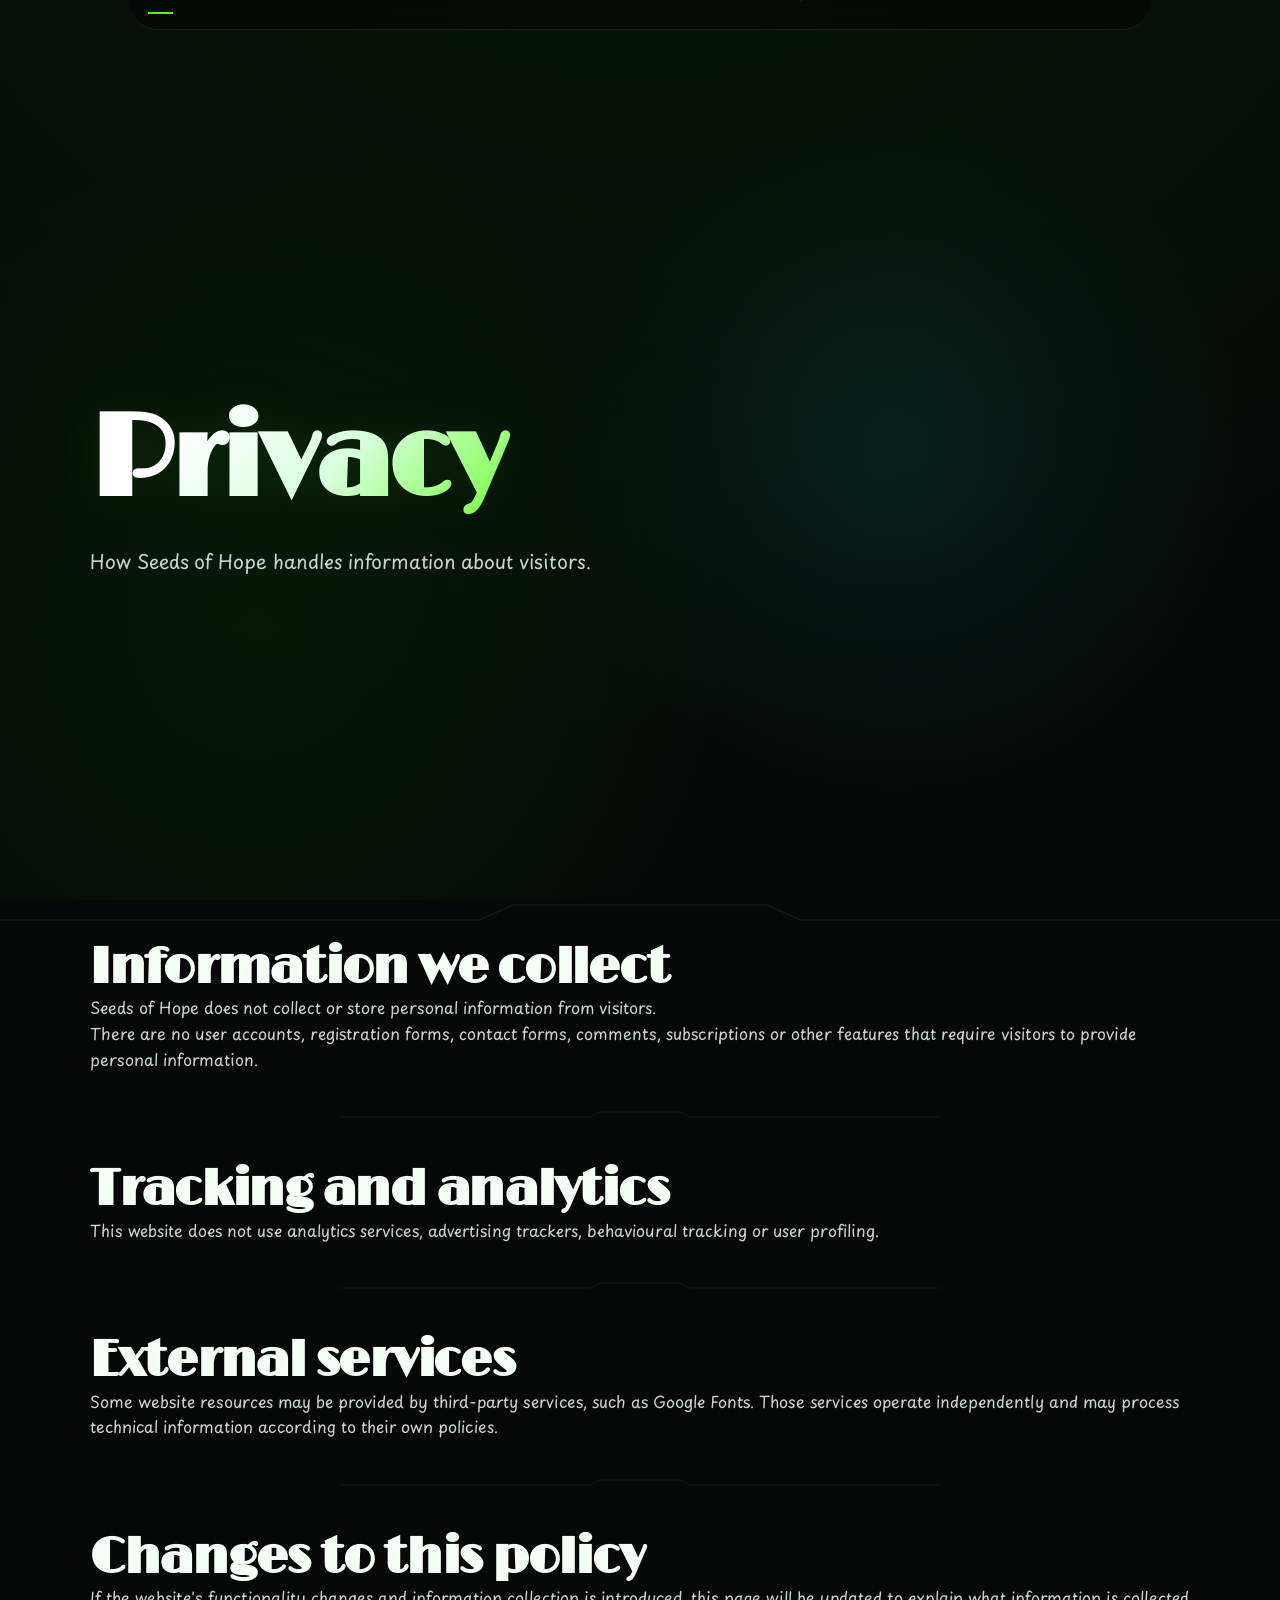
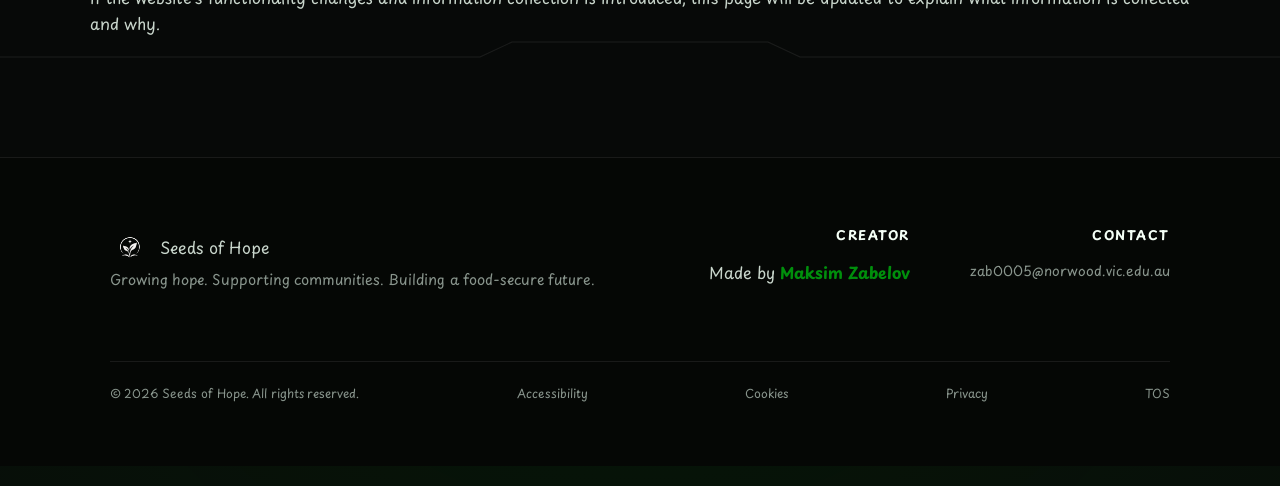
<file: legal/privacy.html>
<!DOCTYPE html>
<html lang="en">
    <head>
        <meta charset="UTF-8">
        <meta name="viewport" content="width=device-width, initial-scale=1.0">
        <title>Seeds of Hope—Privacy</title>
        <link rel="icon" type="image/png" href="/assets/icons/favicon.png">
        <link rel="preconnect" href="https://fonts.googleapis.com">
        <link rel="preconnect" href="https://fonts.gstatic.com" crossorigin>
        <link href="https://fonts.googleapis.com/css2?family=Limelight&family=Playpen+Sans:wght@100..800&display=swap" rel="stylesheet">
        <link rel="stylesheet" href="/styles.css">
    </head>
    <body>
        <button class="scroll-top" aria-label="Scroll to top">⇑</button>
        <div class="header-wrapper">
            <header class="site-header">
                <nav class="nav-bar" id="nav-bar">
                    <a href="/index.html" class="logo">
                        <img src="/assets/icons/seeds-of-hope.png" alt="Seeds of Hope">
                        <span>Seeds of Hope</span>
                    </a>
                    <ul class="nav-links" id="nav-links">
                        <li><a href="/pages/country.html" class="nav-bar-link">Country</a></li>
                        <li><a href="/pages/challenges.html" class="nav-bar-link">Challenges</a></li>
                        <li><a href="/pages/solutions.html" class="nav-bar-link">Solutions</a></li>
                        <li><a href="/pages/bibliography.html" class="nav-bar-link">Sources</a></li>
                    </ul>
                </nav>
            </header>
        </div>
        <main id="top">
            <section class="hero" id="hero">
                <div class="hero-inner">
                    <div class="hero-text reveal">
                        <h1 class="hero-title">Privacy</h1>
                        <p class="subtitle">
                            How Seeds of Hope handles information about visitors.
                        </p>
                    </div>
                </div>
            </section>
            <div class="section-breaker" aria-hidden="true">
                <svg viewBox="0 0 1200 40" preserveAspectRatio="none">
                    <path d="M0 20 H450 L480 5 H720 L750 20 H1200" />
                </svg>
            </div>
            <section class="section-inner">
                <h2>Information we collect</h2>
                <p>
                    Seeds of Hope does not collect or store personal information from visitors.
                </p>
                <p>
                    There are no user accounts, registration forms, contact forms, comments,
                    subscriptions or other features that require visitors to provide personal
                    information.
                </p>
                <div class="subsection-breaker" aria-hidden="true">
                    <svg viewBox="0 0 600 20">
                        <path d="M0 10 H250 L260 5 H340 L350 10 H600" />
                    </svg>
                </div>
                <h2>Tracking and analytics</h2>
                <p>
                    This website does not use analytics services, advertising trackers,
                    behavioural tracking or user profiling.
                </p>
                <div class="subsection-breaker" aria-hidden="true">
                    <svg viewBox="0 0 600 20">
                        <path d="M0 10 H250 L260 5 H340 L350 10 H600" />
                    </svg>
                </div>
                <h2>External services</h2>
                <p>
                    Some website resources may be provided by third-party services, such as
                    Google Fonts. Those services operate independently and may process
                    technical information according to their own policies.
                </p>
                <div class="subsection-breaker" aria-hidden="true">
                    <svg viewBox="0 0 600 20">
                        <path d="M0 10 H250 L260 5 H340 L350 10 H600" />
                    </svg>
                </div>
                <h2>Changes to this policy</h2>
                <p>
                    If the website's functionality changes and information collection is
                    introduced, this page will be updated to explain what information is
                    collected and why.
                </p>
            </section>
            <div class="section-breaker" aria-hidden="true">
                <svg viewBox="0 0 1200 40" preserveAspectRatio="none">
                    <path d="M0 20 H450 L480 5 H720 L750 20 H1200" />
                </svg>
            </div>
            <footer id="site-footer">
                <div class="section-inner">
                    <div class="footer-top">
                        <div>
                            <div class="footer-brand">
                                <img class="branding" src="/assets/icons/seeds-of-hope.png" alt="Seeds of Hope">
                                <p class="branding-text">Seeds of Hope</p>
                            </div>
                            <p class="footer-tagline">Growing hope. Supporting communities. Building a food-secure future.</p>
                        </div>
                        <div class="footer-links">
                            <div class="footer-col">
                                <h4>Creator</h4>
                                <p>Made by <strong>Maksim Zabelov</strong></p>
                            </div>
                            <div class="footer-col">
                                <h4>Contact</h4>
                                <a href="mailto:zab0005@norwood.vic.edu.au">zab0005@norwood.vic.edu.au</a>
                            </div>
                        </div>
                    </div>
                    <div class="footer-bottom">
                        <span>&copy; 2026 Seeds of Hope. All rights reserved.</span>
                        <a href="./accessibility.html" rel="noopener">Accessibility</a>
                        <a href="./cookies.html" rel="noopener">Cookies</a>
                        <a href="./privacy.html" rel="noopener">Privacy</a>
                        <a href="./terms.html" rel="noopener">TOS</a>
                    </div>
                </div>
                <button class="nox-mode-toggle" id="nox-mode-toggle" type="button">
                    <span class="nox-mode-icon">NOX</span>
                </button>
                <div class="nox-overlay" id="nox-overlay" aria-hidden="true">
                    <div class="nox-panel">
                        <span class="nox-panel-label">SYSTEM OVERRIDE</span>
                        <h2>NOXARYN</h2>
                        <p>
                            Independent developer building software,
                            websites and digital systems.
                        </p>
                        <div class="nox-info">
                            <span>DEVELOPER</span>
                            <span>NOXARYN</span>
                        </div>
                        <div class="nox-info">
                            <span>STATUS</span>
                            <span>ALWAYS ONLINE</span>
                        </div>
                        <div class="nox-info">
                            <span>FOCUS</span>
                            <span>SOFTWARE / WEB / SYSTEMS</span>
                        </div>
                        <div class="nox-info">
                            <span>INSTAGRAM</span>
                            <a href="https://instagram.com/n0xaryn" target="_blank" rel="noopener">@n0xaryn</a>
                        </div>
                        <div class="nox-info">
                            <span>DISCORD</span>
                            <a href="https://discord.gg/NTdnAcGfRq" target="_blank" rel="noopener">Noxaryn Studio</a>
                        </div>
                        <button class="nox-close" id="nox-close" type="button">
                            EXIT SYSTEM
                        </button>
                    </div>
                </div>
            </footer>
        </main>
        <script src="/script.js"></script>
    </body>
</html>
</file>
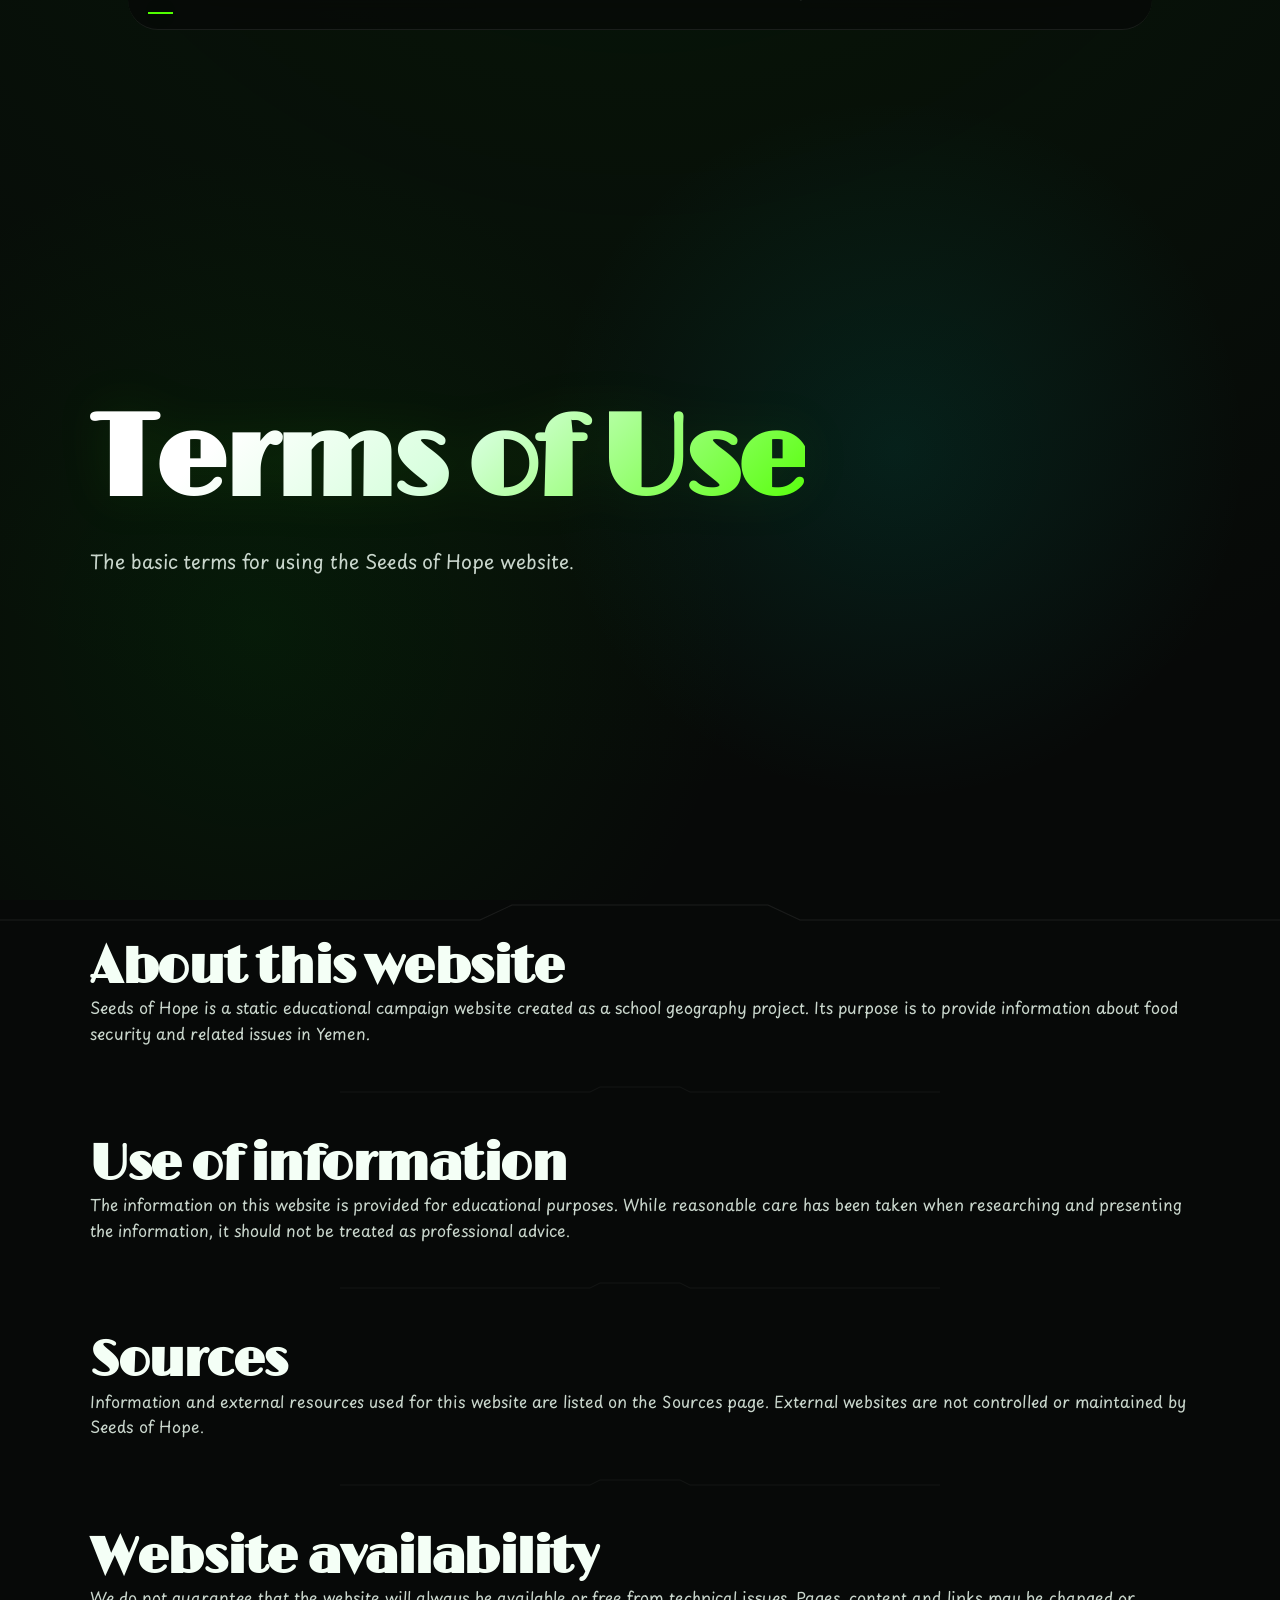
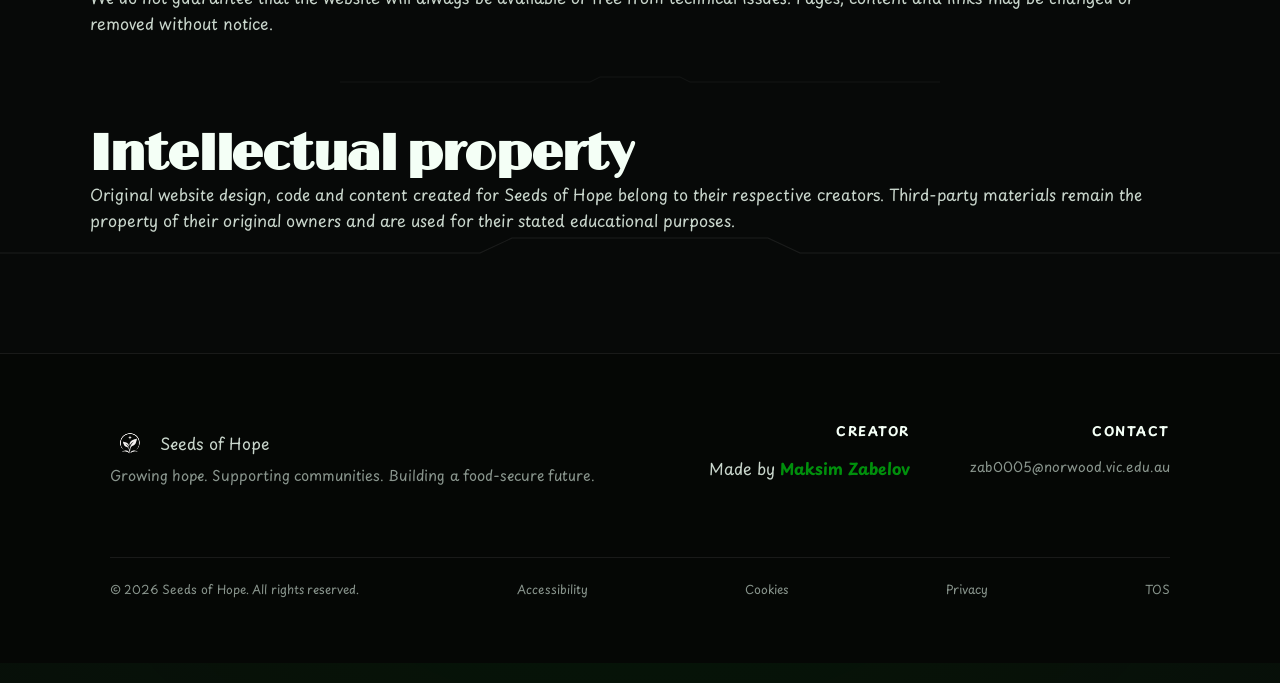
<file: legal/terms.html>
<!DOCTYPE html>
<html lang="en">
    <head>
        <meta charset="UTF-8">
        <meta name="viewport" content="width=device-width, initial-scale=1.0">
        <title>Seeds of Hope—Terms</title>
        <link rel="icon" type="image/png" href="/assets/icons/favicon.png">
        <link rel="preconnect" href="https://fonts.googleapis.com">
        <link rel="preconnect" href="https://fonts.gstatic.com" crossorigin>
        <link href="https://fonts.googleapis.com/css2?family=Limelight&family=Playpen+Sans:wght@100..800&display=swap" rel="stylesheet">
        <link rel="stylesheet" href="/styles.css">
    </head>
    <body>
        <button class="scroll-top" aria-label="Scroll to top">⇑</button>
        <div class="header-wrapper">
            <header class="site-header">
                <nav class="nav-bar" id="nav-bar">
                    <a href="/index.html" class="logo">
                        <img src="/assets/icons/seeds-of-hope.png" alt="Seeds of Hope">
                        <span>Seeds of Hope</span>
                    </a>
                    <ul class="nav-links" id="nav-links">
                        <li><a href="/pages/country.html" class="nav-bar-link">Country</a></li>
                        <li><a href="/pages/challenges.html" class="nav-bar-link">Challenges</a></li>
                        <li><a href="/pages/solutions.html" class="nav-bar-link">Solutions</a></li>
                        <li><a href="/pages/bibliography.html" class="nav-bar-link">Sources</a></li>
                    </ul>
                </nav>
            </header>
        </div>
        <main id="top">
            <section class="hero" id="hero">
                <div class="hero-inner">
                    <div class="hero-text reveal">
                        <h1 class="hero-title">Terms of Use</h1>
                        <p class="subtitle">
                            The basic terms for using the Seeds of Hope website.
                        </p>
                    </div>
                </div>
            </section>
            <div class="section-breaker" aria-hidden="true">
                <svg viewBox="0 0 1200 40" preserveAspectRatio="none">
                    <path d="M0 20 H450 L480 5 H720 L750 20 H1200" />
                </svg>
            </div>
            <section class="section-inner">
                <h2>About this website</h2>
                <p>
                    Seeds of Hope is a static educational campaign website created as a
                    school geography project. Its purpose is to provide information about
                    food security and related issues in Yemen.
                </p>
                <div class="subsection-breaker" aria-hidden="true">
                    <svg viewBox="0 0 600 20">
                        <path d="M0 10 H250 L260 5 H340 L350 10 H600" />
                    </svg>
                </div>
                <h2>Use of information</h2>
                <p>
                    The information on this website is provided for educational purposes.
                    While reasonable care has been taken when researching and presenting
                    the information, it should not be treated as professional advice.
                </p>
                <div class="subsection-breaker" aria-hidden="true">
                    <svg viewBox="0 0 600 20">
                        <path d="M0 10 H250 L260 5 H340 L350 10 H600" />
                    </svg>
                </div>
                <h2>Sources</h2>
                <p>
                    Information and external resources used for this website are listed on
                    the Sources page. External websites are not controlled or maintained
                    by Seeds of Hope.
                </p>
                <div class="subsection-breaker" aria-hidden="true">
                    <svg viewBox="0 0 600 20">
                        <path d="M0 10 H250 L260 5 H340 L350 10 H600" />
                    </svg>
                </div>
                <h2>Website availability</h2>
                <p>
                    We do not guarantee that the website will always be available or free
                    from technical issues. Pages, content and links may be changed or
                    removed without notice.
                </p>
                <div class="subsection-breaker" aria-hidden="true">
                    <svg viewBox="0 0 600 20">
                        <path d="M0 10 H250 L260 5 H340 L350 10 H600" />
                    </svg>
                </div>
                <h2>Intellectual property</h2>
                <p>
                    Original website design, code and content created for Seeds of Hope
                    belong to their respective creators. Third-party materials remain
                    the property of their original owners and are used for their stated
                    educational purposes.
                </p>
            </section>
            <div class="section-breaker" aria-hidden="true">
                <svg viewBox="0 0 1200 40" preserveAspectRatio="none">
                    <path d="M0 20 H450 L480 5 H720 L750 20 H1200" />
                </svg>
            </div>
            <footer id="site-footer">
                <div class="section-inner">
                    <div class="footer-top">
                        <div>
                            <div class="footer-brand">
                                <img class="branding" src="/assets/icons/seeds-of-hope.png" alt="Seeds of Hope">
                                <p class="branding-text">Seeds of Hope</p>
                            </div>
                            <p class="footer-tagline">Growing hope. Supporting communities. Building a food-secure future.</p>
                        </div>
                        <div class="footer-links">
                            <div class="footer-col">
                                <h4>Creator</h4>
                                <p>Made by <strong>Maksim Zabelov</strong></p>
                            </div>
                            <div class="footer-col">
                                <h4>Contact</h4>
                                <a href="mailto:zab0005@norwood.vic.edu.au">zab0005@norwood.vic.edu.au</a>
                            </div>
                        </div>
                    </div>
                    <div class="footer-bottom">
                        <span>&copy; 2026 Seeds of Hope. All rights reserved.</span>
                        <a href="./accessibility.html" rel="noopener">Accessibility</a>
                        <a href="./cookies.html" rel="noopener">Cookies</a>
                        <a href="./privacy.html" rel="noopener">Privacy</a>
                        <a href="./terms.html" rel="noopener">TOS</a>
                    </div>
                </div>
                <button class="nox-mode-toggle" id="nox-mode-toggle" type="button">
                    <span class="nox-mode-icon">NOX</span>
                </button>
                <div class="nox-overlay" id="nox-overlay" aria-hidden="true">
                    <div class="nox-panel">
                        <span class="nox-panel-label">SYSTEM OVERRIDE</span>
                        <h2>NOXARYN</h2>
                        <p>
                            Independent developer building software,
                            websites and digital systems.
                        </p>
                        <div class="nox-info">
                            <span>DEVELOPER</span>
                            <span>NOXARYN</span>
                        </div>
                        <div class="nox-info">
                            <span>STATUS</span>
                            <span>ALWAYS ONLINE</span>
                        </div>
                        <div class="nox-info">
                            <span>FOCUS</span>
                            <span>SOFTWARE / WEB / SYSTEMS</span>
                        </div>
                        <div class="nox-info">
                            <span>INSTAGRAM</span>
                            <a href="https://instagram.com/n0xaryn" target="_blank" rel="noopener">@n0xaryn</a>
                        </div>
                        <div class="nox-info">
                            <span>DISCORD</span>
                            <a href="https://discord.gg/NTdnAcGfRq" target="_blank" rel="noopener">Noxaryn Studio</a>
                        </div>
                        <button class="nox-close" id="nox-close" type="button">
                            EXIT SYSTEM
                        </button>
                    </div>
                </div>
            </footer>
        </main>
        <script src="/script.js"></script>
    </body>
</html>
</file>
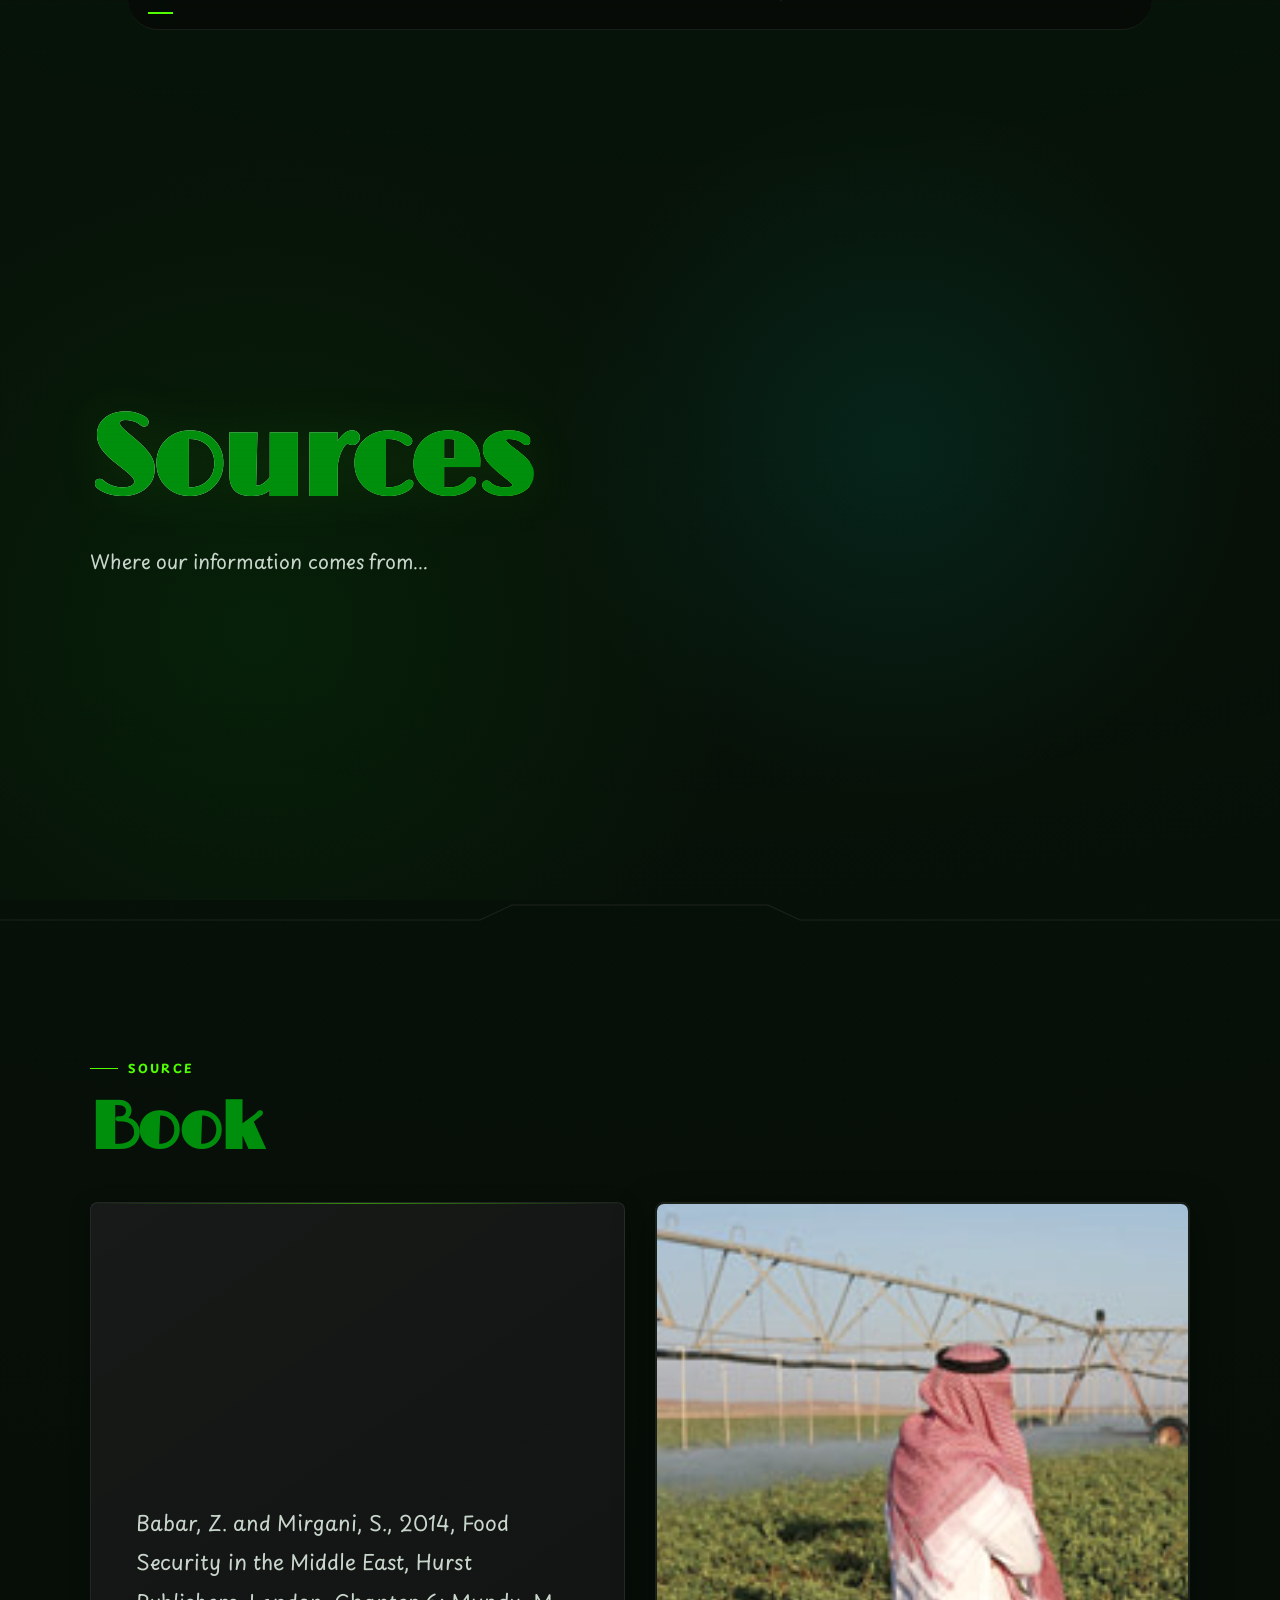
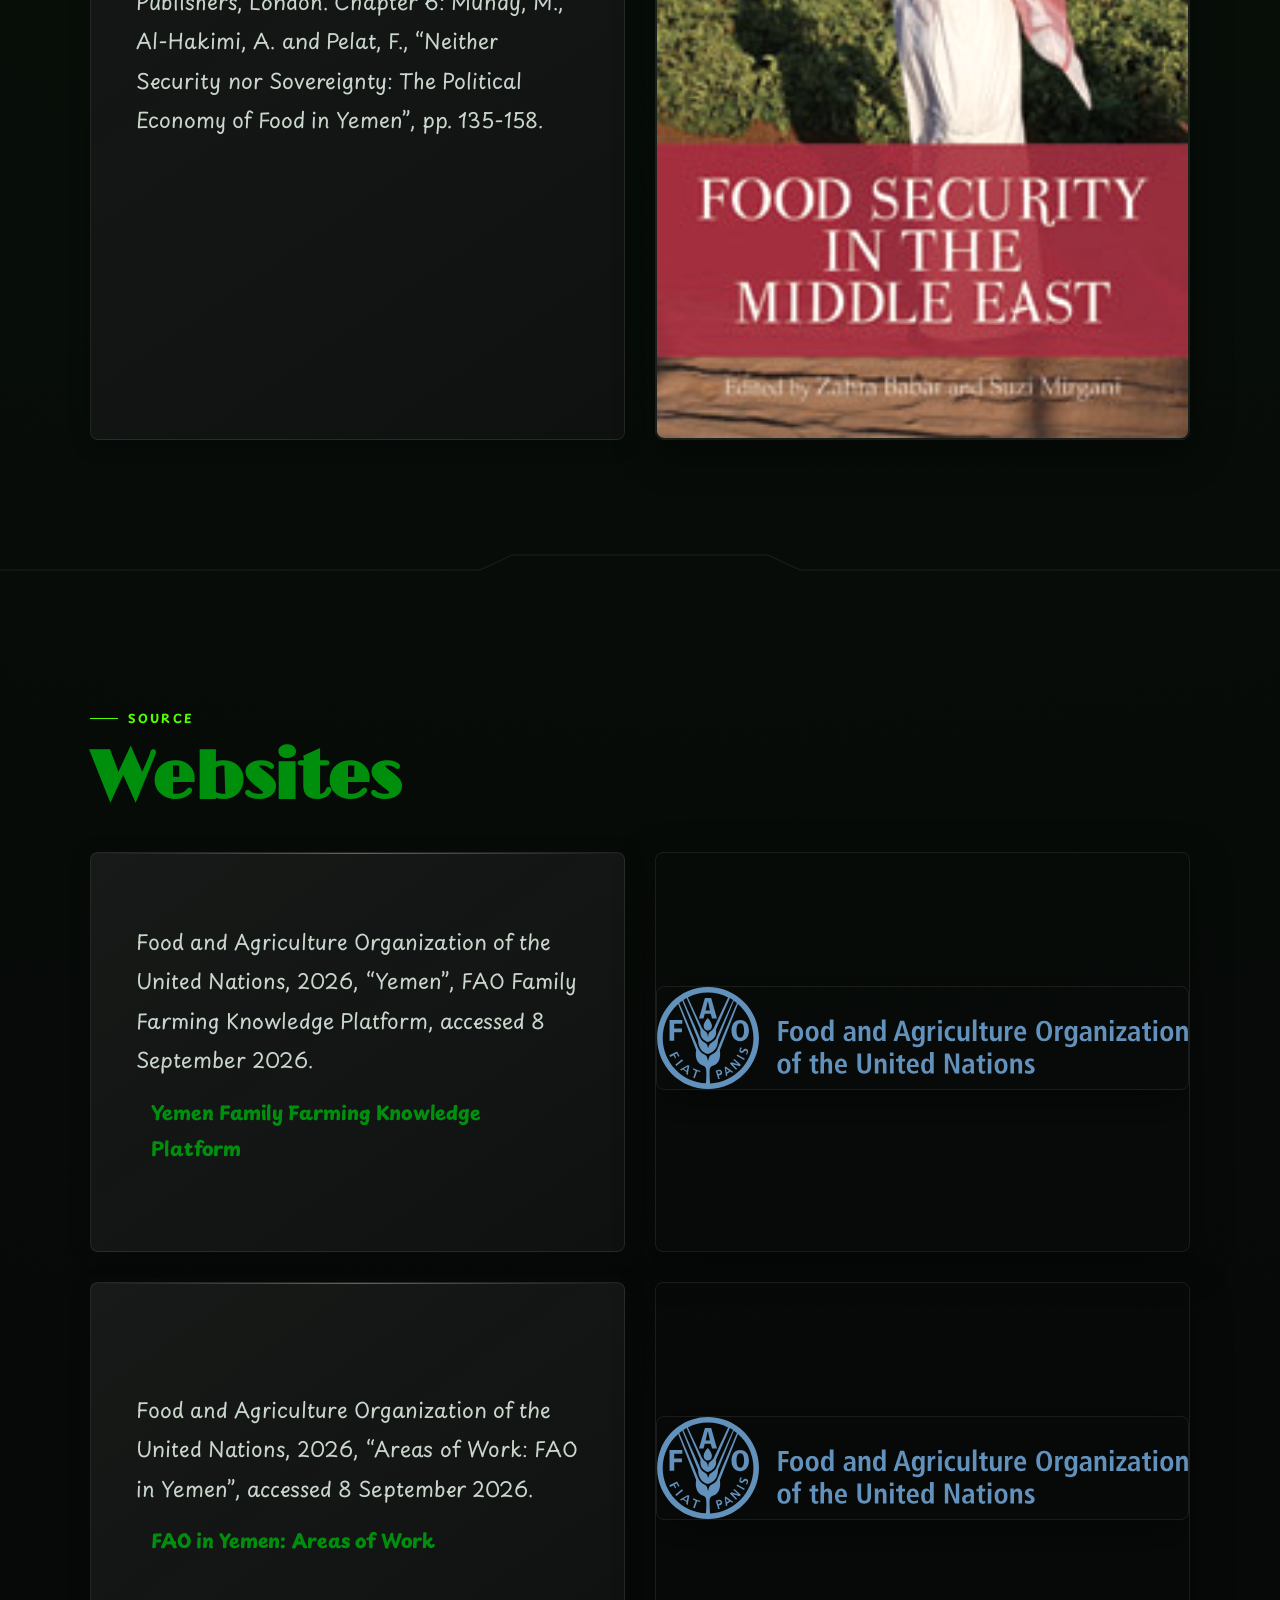
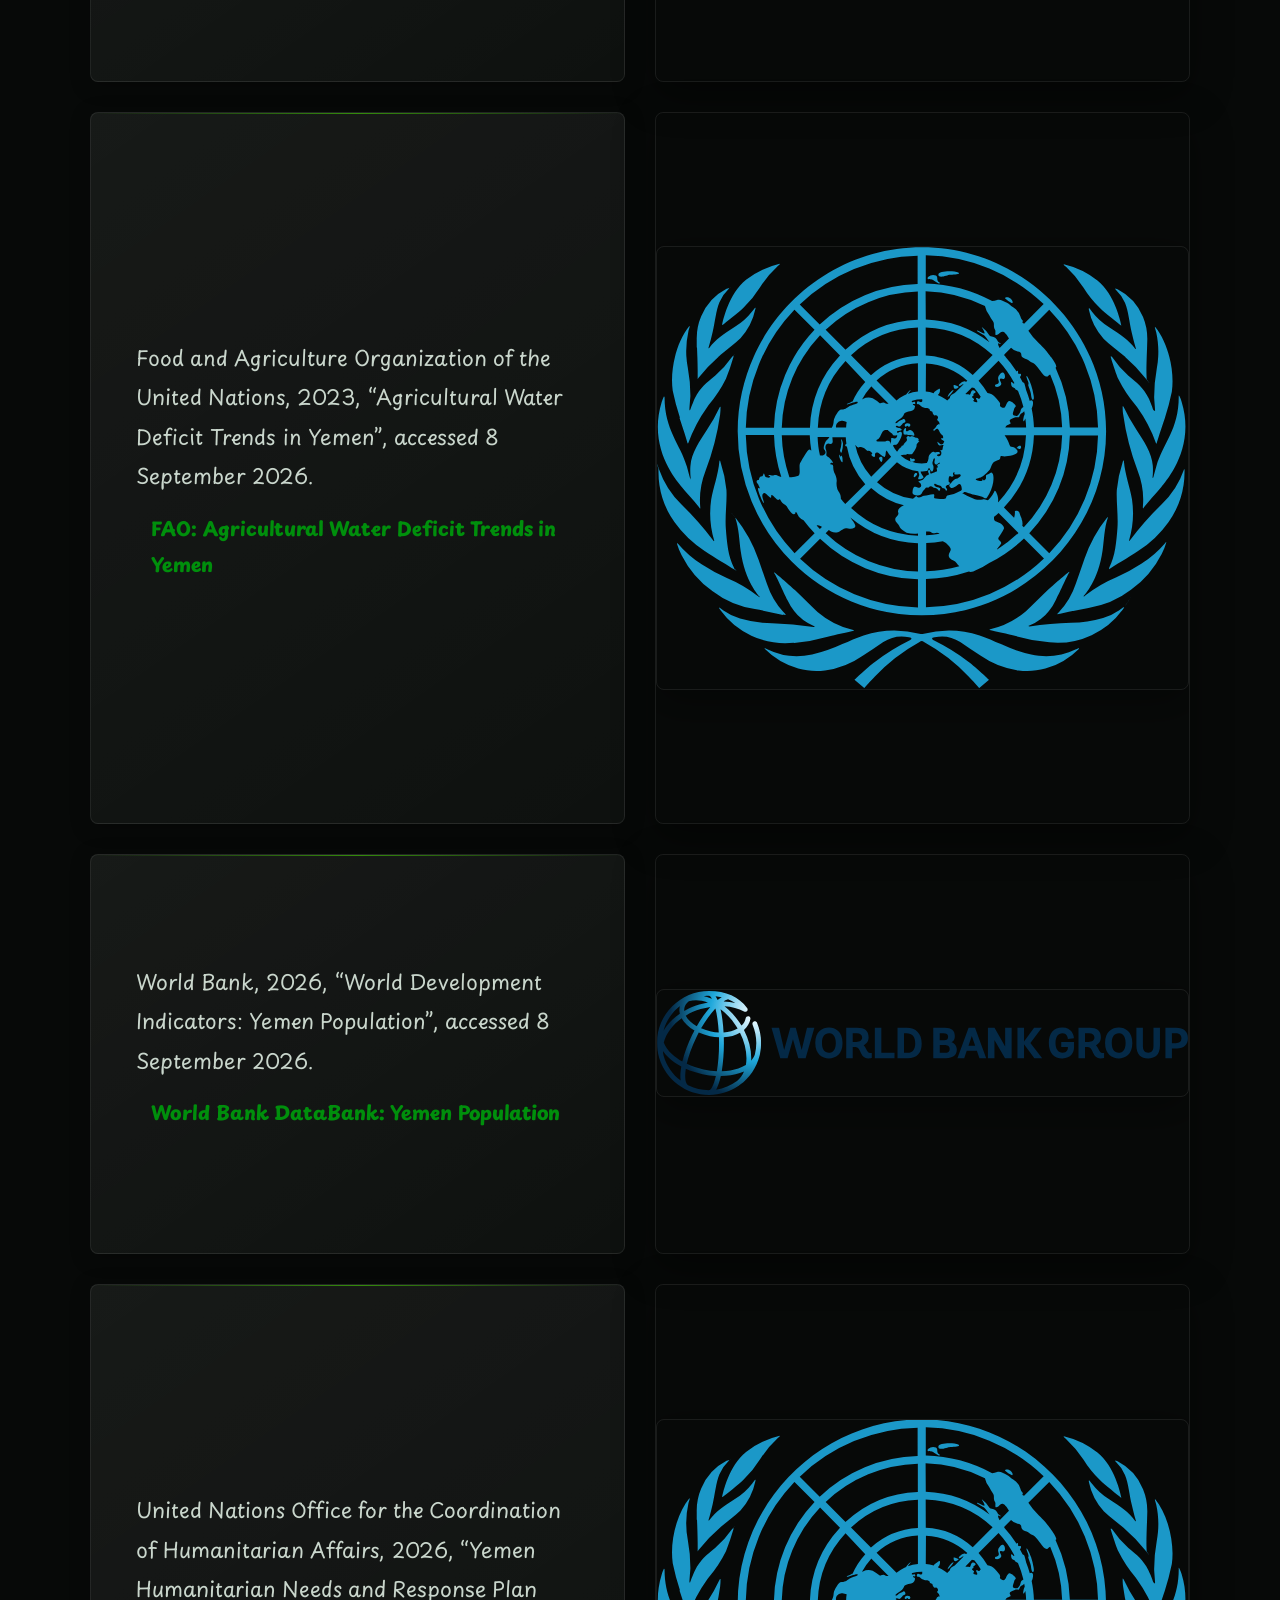
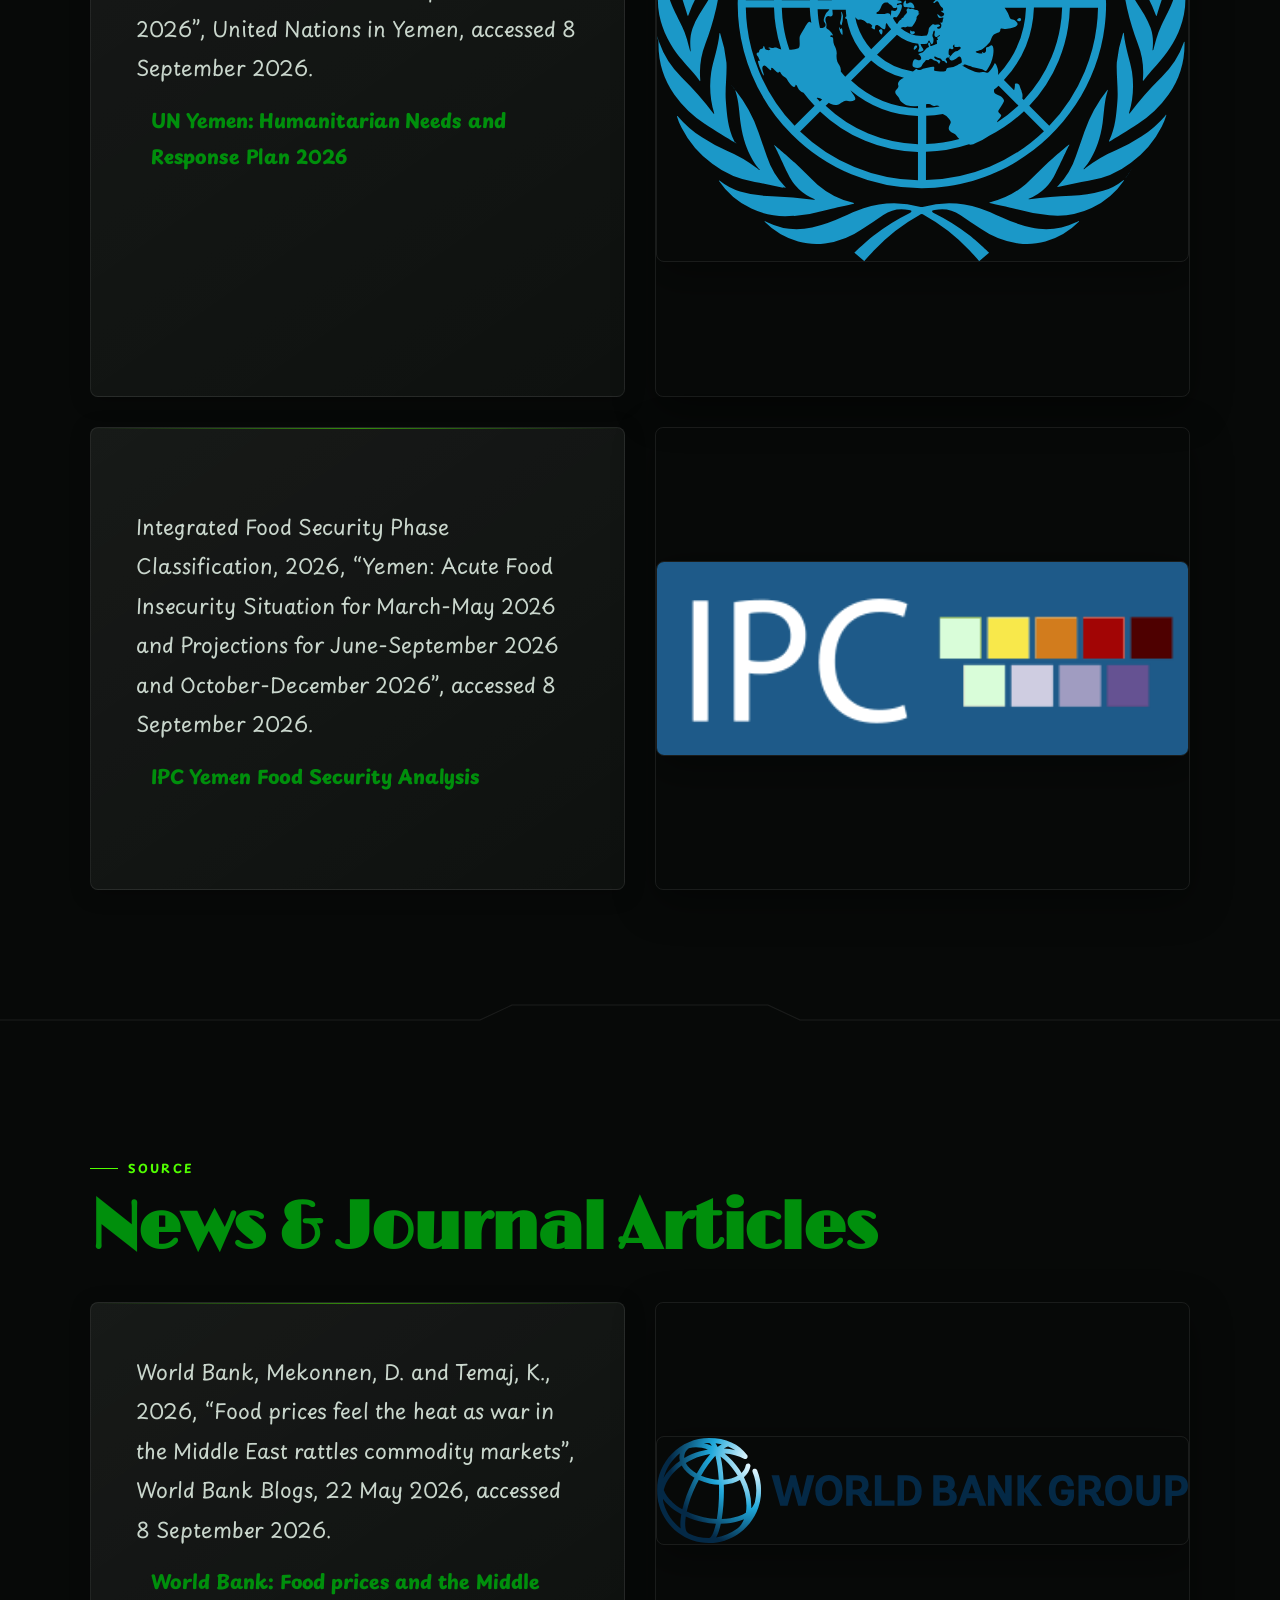
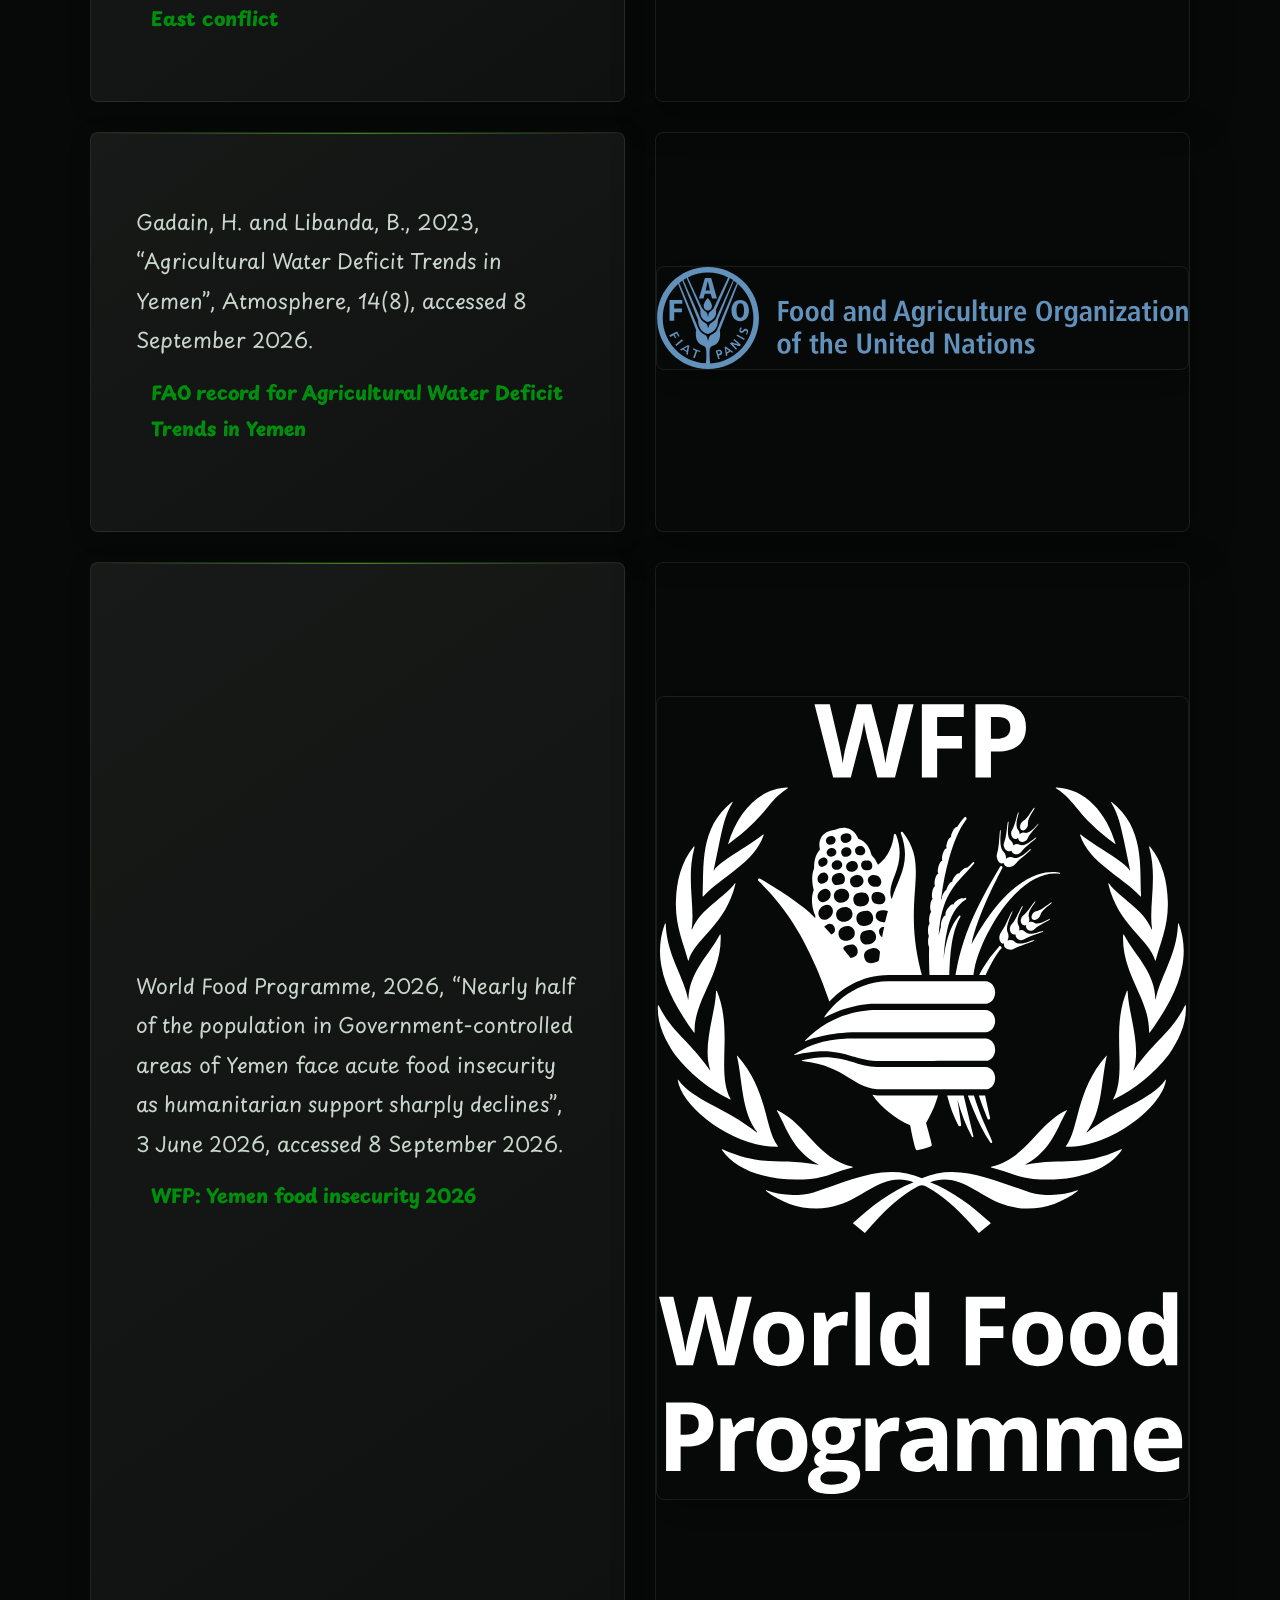
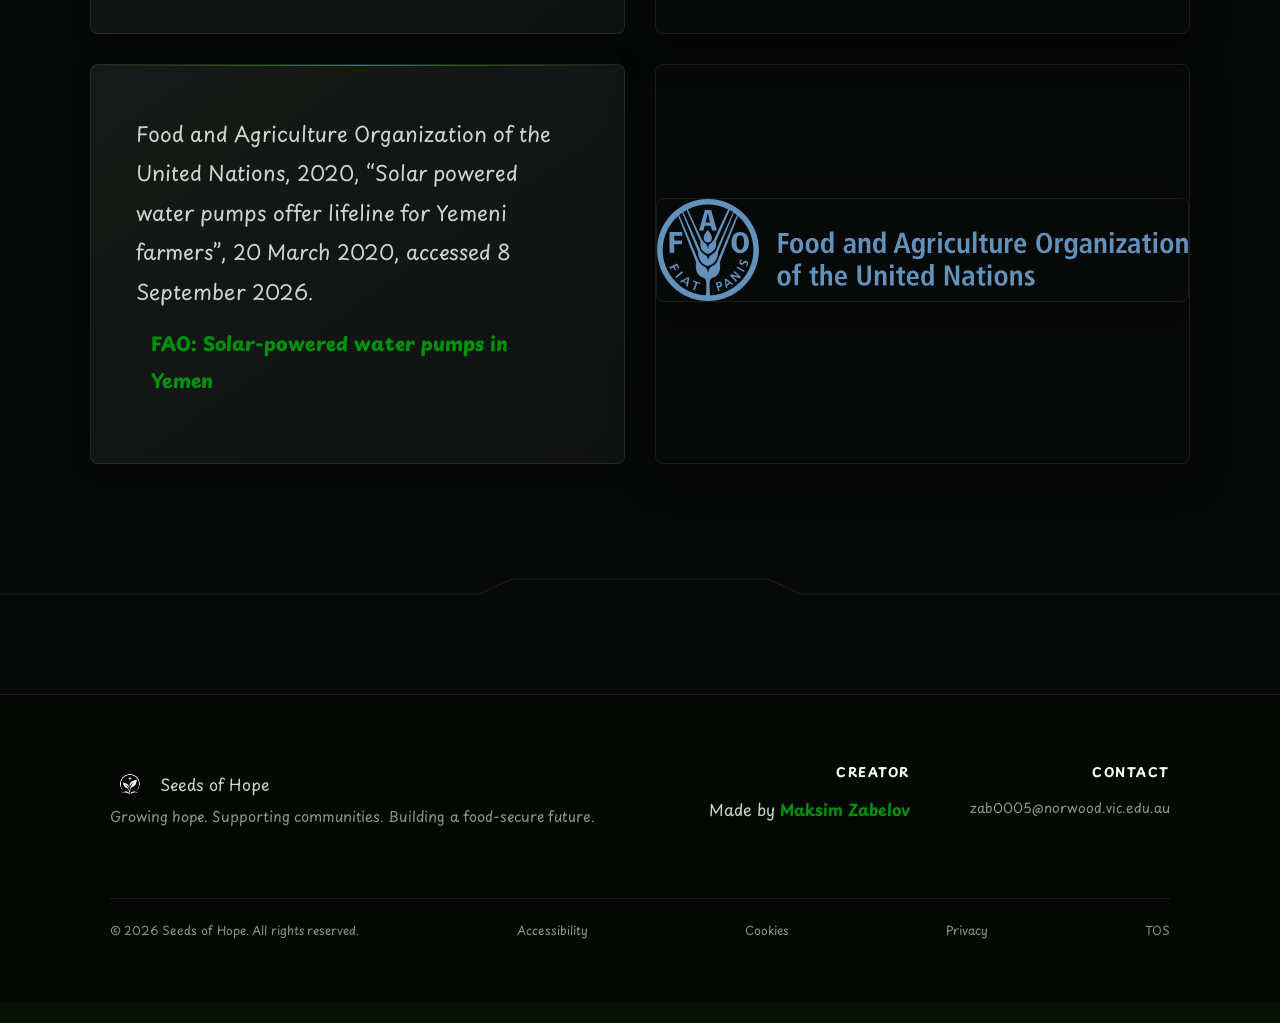
<file: pages/bibliography.html>
<!DOCTYPE html>
<html lang="en">
    <head>
        <meta charset="UTF-8">
        <meta name="viewport" content="width=device-width, initial-scale=1.0">
        <title>Seeds of Hope—Sources</title>
        <link rel="icon" type="image/png" href="/assets/icons/favicon.png">
        <link rel="preconnect" href="https://fonts.googleapis.com">
        <link rel="preconnect" href="https://fonts.gstatic.com" crossorigin>
        <link href="https://fonts.googleapis.com/css2?family=Limelight&family=Playpen+Sans:wght@100..800&display=swap" rel="stylesheet">
        <link href="https://fonts.googleapis.com/css2?family=Playpen+Sans:wght@100..800&display=swap" rel="stylesheet">
        <link rel="stylesheet" href="/styles.css">
    </head>
    <button class="scroll-top" aria-label="Scroll to top">⇑</button>
    <body>
        <div class="header-wrapper">
            <header class="site-header">
                <nav class="nav-bar" id="nav-bar">
                    <a href="/index.html" class="logo">
                        <img src="/assets/icons/seeds-of-hope.png" alt="Seeds of Hope">
                        <span>Seeds of Hope—Sources</span>
                    </a>
                    <ul class="nav-links" id="nav-links">
                        <li><a href="./country.html" class="nav-bar-link">Country</a></li>
                        <li><a href="./challenges.html" class="nav-bar-link">Challenges</a></li>
                        <li><a href="./solutions.html" class="nav-bar-link">Solutions</a></li>
                        <li><a href="./bibliography.html" class="nav-bar-link-active">Sources</a></li>
                    </ul>
                </nav>
            </header>
        </div>
        <main id="top">
            <section class="hero" id="hero">
                <div class="hero-inner">
                    <div class="hero-text reveal">
                        <h1 class="hero-title"><strong>Sources</strong></h1>
                        <p class="subtitle">Where our information comes from...</p>
                    </div>
                </div>
                <div class="hero-background">
                </div>
            </section>
            <div class="section-breaker" aria-hidden="true">
                <svg viewBox="0 0 1200 40" preserveAspectRatio="none">
                    <path d="M0 20 H450 L480 5 H720 L750 20 H1200" />
                </svg>
            </div>
            <section class="section" id="top">
                <div class="section-inner">
                    <p class="section-eyebrow">Source</p>
                    <h1 class="section-title"><strong>Book</strong></h1>
                    <div class="definition-content">
                        <div class="section-definition reveal">
                            <p>
                                Babar, Z. and Mirgani, S., 2014, Food Security in the Middle East, Hurst Publishers, London. Chapter 6: Mundy, M., Al-Hakimi, A. and Pelat, F., “Neither Security nor Sovereignty: The Political Economy of Food in Yemen”, pp. 135-158.
                            </p>
                        </div>
                        <div class="definition-visual reveal">
                            <img class="definition-image" src="/assets/images/bibliography/book.png" alt="" aria-hidden="true">
                        </div>
                    </div>
                </div>
            </section>
            <div class="section-breaker" aria-hidden="true">
                <svg viewBox="0 0 1200 40" preserveAspectRatio="none">
                    <path d="M0 20 H450 L480 5 H720 L750 20 H1200" />
                </svg>
            </div>
            <section class="section" id="websites">
                <div class="section-inner">
                    <p class="section-eyebrow">Source</p>
                    <h1 class="section-title"><strong>Websites</strong></h1>
                    <div class="definition-content">
                        <div class="section-definition reveal" style="--i:00">
                            <p>
                                Food and Agriculture Organization of the United Nations, 2026, “Yemen”, FAO Family Farming Knowledge Platform, accessed 8 September 2026. <a class="ref-link" href="https://www.fao.org/family-farming/countries/yem/en/" target="_blank" rel="noopener">Yemen Family Farming Knowledge Platform</a>
                            </p>
                        </div>
                        <div class="definition-visual reveal" style="--i:01">
                            <img style="margin-top: 25%; margin-bottom: 25%;" class="definition-image" src="/assets/images/bibliography/FAO.svg" alt="" aria-hidden="true">
                        </div>
                        <div class="section-definition reveal" style="--i:02">
                            <p>
                                Food and Agriculture Organization of the United Nations, 2026, “Areas of Work: FAO in Yemen”, accessed 8 September 2026. <a class="ref-link" href="https://www.fao.org/yemen/our-office/areas-of-work/en/" target="_blank" rel="noopener">FAO in Yemen: Areas of Work</a>
                            </p>
                        </div>
                        <div class="definition-visual reveal" style="--i:03">
                            <img style="margin-top: 25%; margin-bottom: 25%;" class="definition-image" src="/assets/images/bibliography/FAO.svg" alt="" aria-hidden="true">
                        </div>
                        <div class="section-definition reveal" style="--i:04">
                            <p>
                                Food and Agriculture Organization of the United Nations, 2023, “Agricultural Water Deficit Trends in Yemen”, accessed 8 September 2026. <a class="ref-link" href="https://www.fao.org/family-farming/detail/en/c/1653161/" target="_blank" rel="noopener">FAO: Agricultural Water Deficit Trends in Yemen</a>
                            </p>
                        </div>
                        <div class="definition-visual reveal" style="--i:05">
                            <img style="margin-top: 25%; margin-bottom: 25%;" class="definition-image" src="/assets/images/bibliography/un-logo.svg" aria-hidden="true">
                        </div>
                        <div class="section-definition reveal" style="--i:06">
                            <p>
                                World Bank, 2026, “World Development Indicators: Yemen Population”, accessed 8 September 2026. <a class="ref-link" href="https://databank.worldbank.org/reports.aspx?country=YEM&series=SP.POP.TOTL&source=2" target="_blank" rel="noopener">World Bank DataBank: Yemen Population</a>
                            </p>
                        </div>
                        <div class="definition-visual reveal" style="--i:07">
                            <img style="margin-top: 25%; margin-bottom: 25%;" class="definition-image" src="/assets/images/bibliography/world-bank.svg" alt="" aria-hidden="true">
                        </div>
                        <div class="section-definition reveal" style="--i:08">
                            <p>
                                United Nations Office for the Coordination of Humanitarian Affairs, 2026, “Yemen Humanitarian Needs and Response Plan 2026”, United Nations in Yemen, accessed 8 September 2026. <a class="ref-link" href="https://yemen.un.org/en/312711-ocha-yemen-yemen-humanitarian-needs-and-response-plan-2026-march-2026" target="_blank" rel="noopener">UN Yemen: Humanitarian Needs and Response Plan 2026</a>
                            </p>
                        </div>
                        <div class="definition-visual reveal" style="--i:09">
                            <img style="margin-top: 25%; margin-bottom: 25%;" class="definition-image" src="/assets/images/bibliography/un-logo.svg" alt="" aria-hidden="true">
                        </div>
                        <div class="section-definition reveal" style="--i:10">
                            <p>
                                Integrated Food Security Phase Classification, 2026, “Yemen: Acute Food Insecurity Situation for March-May 2026 and Projections for June-September 2026 and October-December 2026”, accessed 8 September 2026. <a class="ref-link" href="https://www.ipcinfo.org/ipc-country-analysis/details-map/en/c/1163308/" target="_blank" rel="noopener">IPC Yemen Food Security Analysis</a>
                            </p>
                        </div>
                        <div class="definition-visual reveal" style="--i:11">
                            <img style="margin-top: 25%; margin-bottom: 25%;" class="definition-image" src="/assets/images/bibliography/IPC.png" alt="" aria-hidden="true">
                        </div>
                    </div>
                </div>
            </section>
            <div class="section-breaker" aria-hidden="true">
                <svg viewBox="0 0 1200 40" preserveAspectRatio="none">
                    <path d="M0 20 H450 L480 5 H720 L750 20 H1200" />
                </svg>
            </div>
            <section class="section" id="news-articles">
                <div class="section-inner">
                    <p class="section-eyebrow">Source</p>
                    <h1 class="section-title"><strong>News &AMP; Journal Articles</strong></h1>
                    <div class="definition-content">
                        <div class="section-definition reveal" style="--i:0">
                            <p>
                                World Bank, Mekonnen, D. and Temaj, K., 2026, “Food prices feel the heat as war in the Middle East rattles commodity markets”, World Bank Blogs, 22 May 2026, accessed 8 September 2026. <a class="ref-link" href="https://blogs.worldbank.org/en/opendata/food-prices-feel-the-heat-as-war-in-the-middle-east-rattles-comm" target="_blank" rel="noopener">World Bank: Food prices and the Middle East conflict</a>
                            </p>
                        </div>
                        <div class="definition-visual reveal" style="--i:1">
                            <img style="margin-top: 25%; margin-bottom: 25%;" class="definition-image" src="/assets/images/bibliography/world-bank.svg" alt="" aria-hidden="true">
                        </div>
                        <div class="section-definition reveal" style="--i:2">
                            <p>
                                Gadain, H. and Libanda, B., 2023, “Agricultural Water Deficit Trends in Yemen”, Atmosphere, 14(8), accessed 8 September 2026. <a class="ref-link" href="https://www.fao.org/family-farming/detail/en/c/1653161" target="_blank" rel="noopener">FAO record for Agricultural Water Deficit Trends in Yemen</a>
                            </p>
                        </div>
                        <div class="definition-visual reveal" style="--i:3">
                            <img style="margin-top: 25%; margin-bottom: 25%;" class="definition-image" src="/assets/images/bibliography/FAO.svg" alt="" aria-hidden="true">
                        </div>
                        <div class="section-definition reveal" style="--i:4">
                            <p>
                                World Food Programme, 2026, “Nearly half of the population in Government-controlled areas of Yemen face acute food insecurity as humanitarian support sharply declines”, 3 June 2026, accessed 8 September 2026. <a class="ref-link" href="https://www.wfp.org/news/nearly-half-population-government-controlled-areas-yemen-face-acute-food-insecurity" target="_blank" rel="noopener">WFP: Yemen food insecurity 2026</a>
                            </p>
                        </div>
                        <div class="definition-visual reveal" style="--i:5">
                            <img style="margin-top: 25%; margin-bottom: 25%;" class="definition-image" src="/assets/images/bibliography/wfp-logo-vertical-white-en.svg" alt="" aria-hidden="true">
                        </div>
                        <div class="section-definition reveal" style="--i:6">
                            <p>
                                Food and Agriculture Organization of the United Nations, 2020, “Solar powered water pumps offer lifeline for Yemeni farmers”, 20 March 2020, accessed 8 September 2026. <a class="ref-link" href="https://www.fao.org/newsroom/story/Solar-powered-water-pumps-offer-lifeline-for-Yemeni-farmers" target="_blank" rel="noopener">FAO: Solar-powered water pumps in Yemen</a>
                            </p>
                        </div>
                        <div class="definition-visual reveal" style="--i:7">
                            <img style="margin-top: 25%; margin-bottom: 25%;" class="definition-image" src="/assets/images/bibliography/FAO.svg" alt="" aria-hidden="true">
                        </div>
                    </div>
                </div>
            </section>
            <div class="section-breaker" aria-hidden="true">
                <svg viewBox="0 0 1200 40" preserveAspectRatio="none">
                    <path d="M0 20 H450 L480 5 H720 L750 20 H1200" />
                </svg>
            </div>
            <footer id="site-footer">
                <div class="section-inner">
                    <div class="footer-top">
                        <div>
                            <div class="footer-brand">
                                <img class="branding" src="/assets/icons/seeds-of-hope.png" alt="Seeds of Hope">
                                <p class="branding-text">Seeds of Hope</p>
                            </div>
                            <p class="footer-tagline">Growing hope. Supporting communities. Building a food-secure future.</p>
                        </div>
                        <div class="footer-links">
                            <div class="footer-col">
                                <h4>Creator</h4>
                                <p>Made by <strong>Maksim Zabelov</strong></p>
                            </div>
                            <div class="footer-col">
                                <h4>Contact</h4>
                                <a href="mailto:zab0005@norwood.vic.edu.au">zab0005@norwood.vic.edu.au</a>
                            </div>
                        </div>
                    </div>
                    <div class="footer-bottom">
                        <span>&copy; 2026 Seeds of Hope. All rights reserved.</span>
                        <a href="/legal/accessibility.html" rel="noopener">Accessibility</a>
                        <a href="/legal/cookies.html" rel="noopener">Cookies</a>
                        <a href="/legal/privacy.html" rel="noopener">Privacy</a>
                        <a href="/legal/terms.html" rel="noopener">TOS</a>
                    </div>
                </div>
                <button class="nox-mode-toggle" id="nox-mode-toggle" type="button">
                    <span class="nox-mode-icon">NOX</span>
                </button>
                <div class="nox-overlay" id="nox-overlay" aria-hidden="true">
                    <div class="nox-panel">
                        <span class="nox-panel-label">SYSTEM OVERRIDE</span>
                        <h2>NOXARYN</h2>
                        <p>
                            Independent developer building software,
                            websites and digital systems.
                        </p>
                        <div class="nox-info">
                            <span>DEVELOPER</span>
                            <span>NOXARYN</span>
                        </div>
                        <div class="nox-info">
                            <span>STATUS</span>
                            <span>ALWAYS ONLINE</span>
                        </div>
                        <div class="nox-info">
                            <span>FOCUS</span>
                            <span>SOFTWARE / WEB / SYSTEMS</span>
                        </div>
                        <div class="nox-info">
                            <span>INSTAGRAM</span>
                            <a href="https://instagram.com/n0xaryn" target="_blank" rel="noopener">@n0xaryn</a>
                        </div>
                        <div class="nox-info">
                            <span>DISCORD</span>
                            <a href="https://discord.gg/NTdnAcGfRq" target="_blank" rel="noopener">Noxaryn Studio</a>
                        </div>
                        <button class="nox-close" id="nox-close" type="button">
                            EXIT SYSTEM
                        </button>
                    </div>
                </div>
            </footer>
        </main>
        <script src="/script.js"></script>
    </body>
</html>
</file>
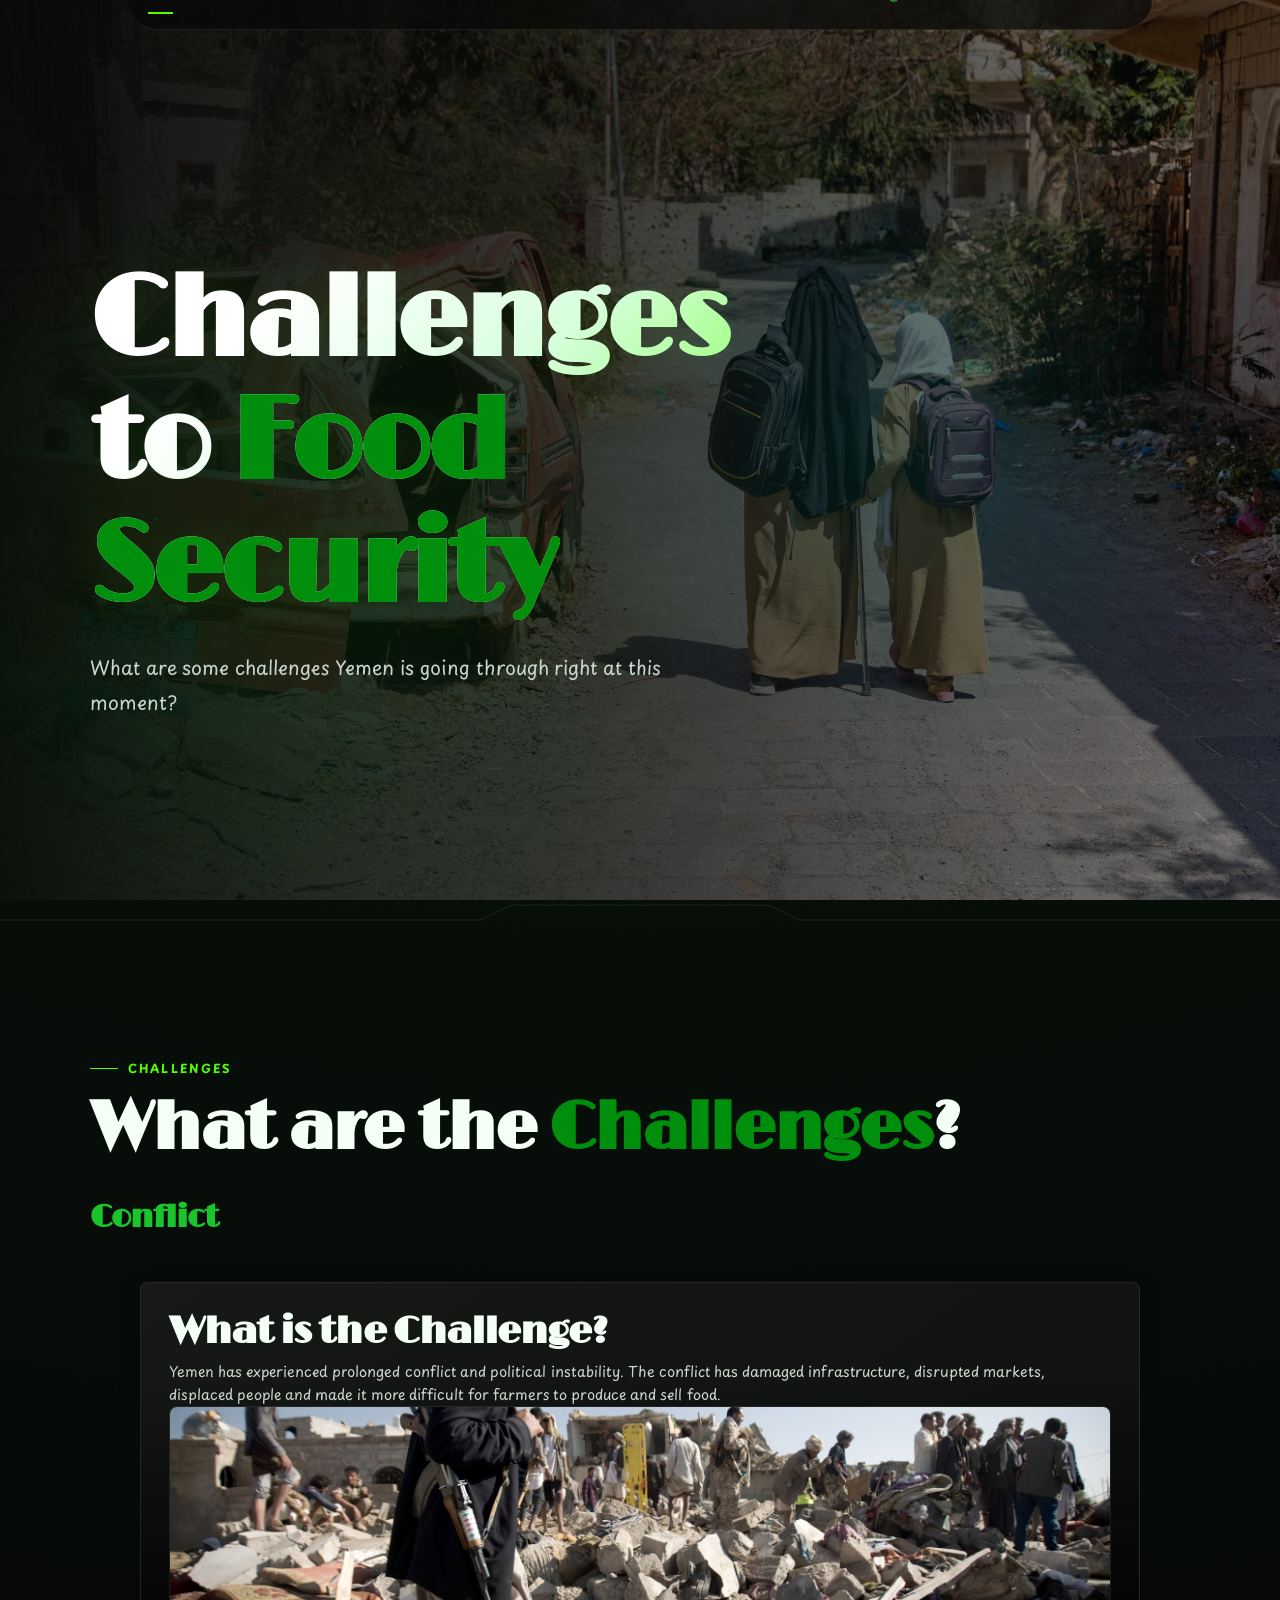
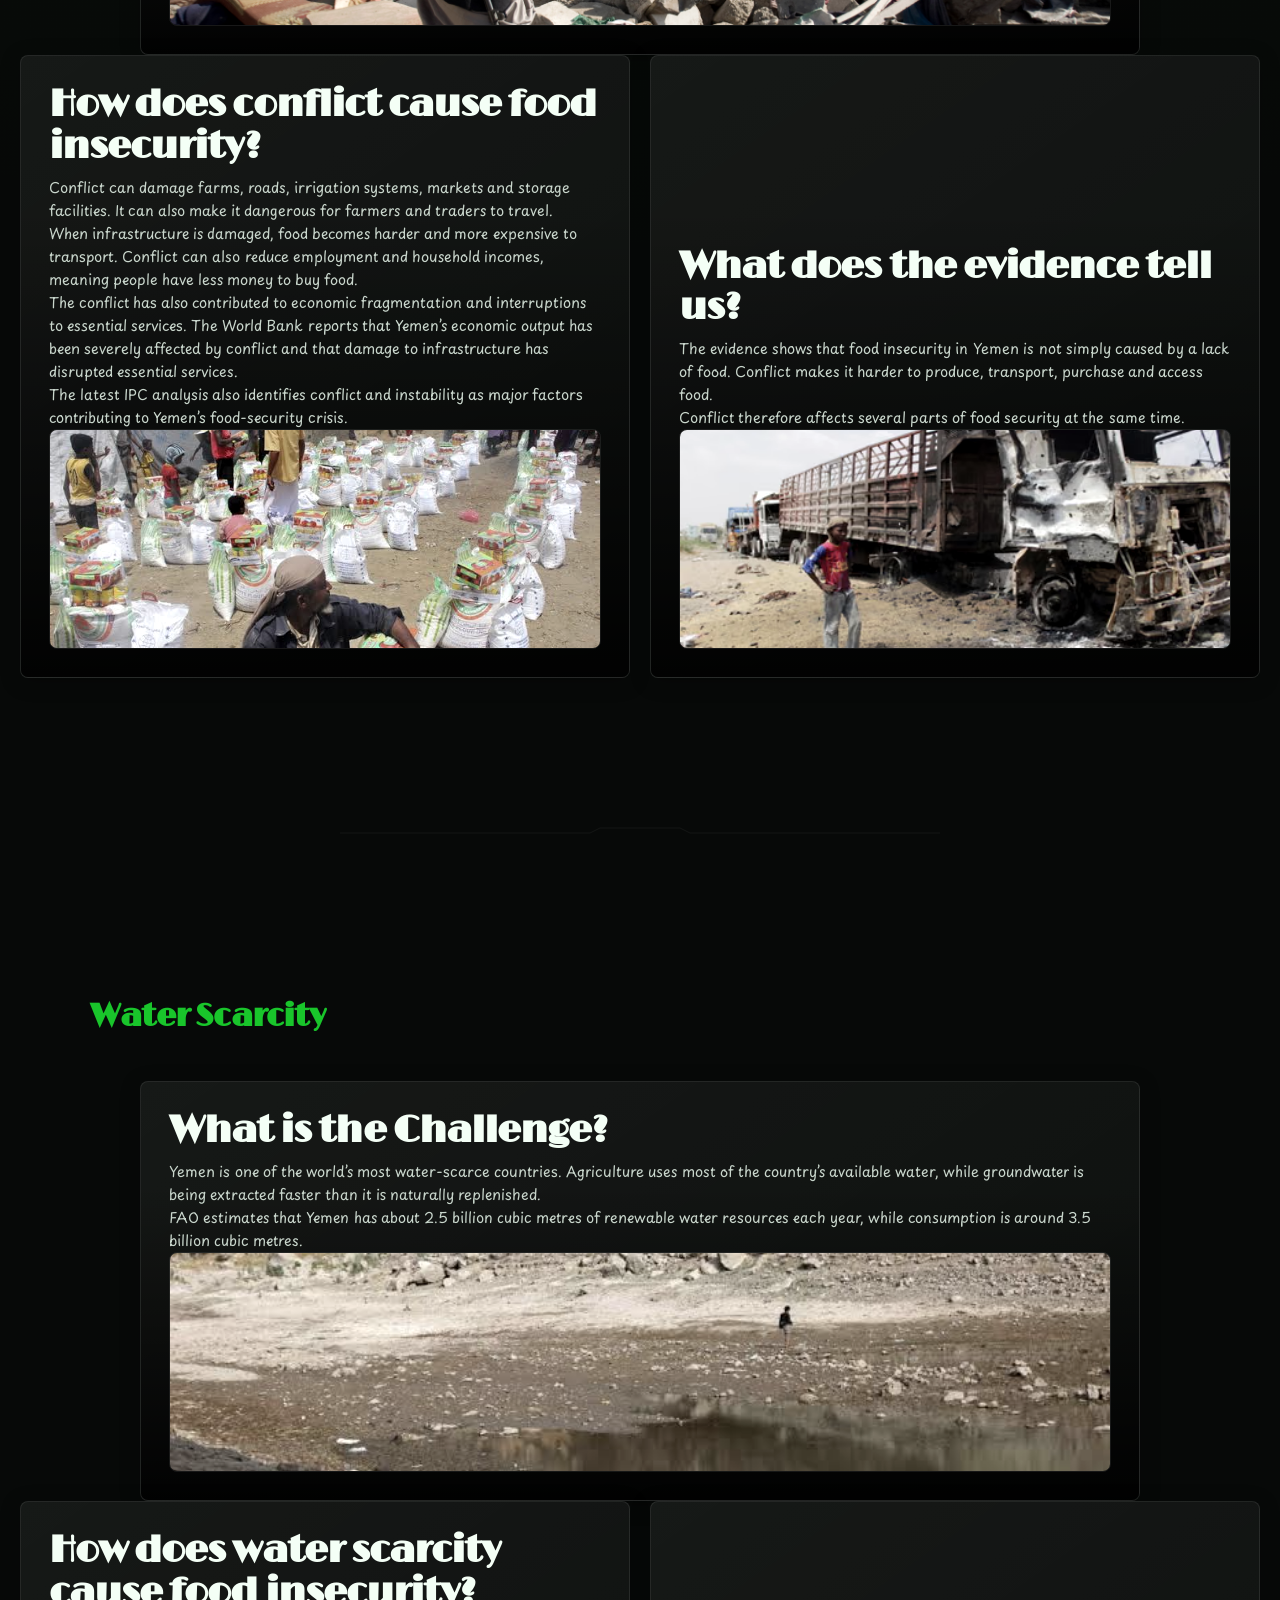
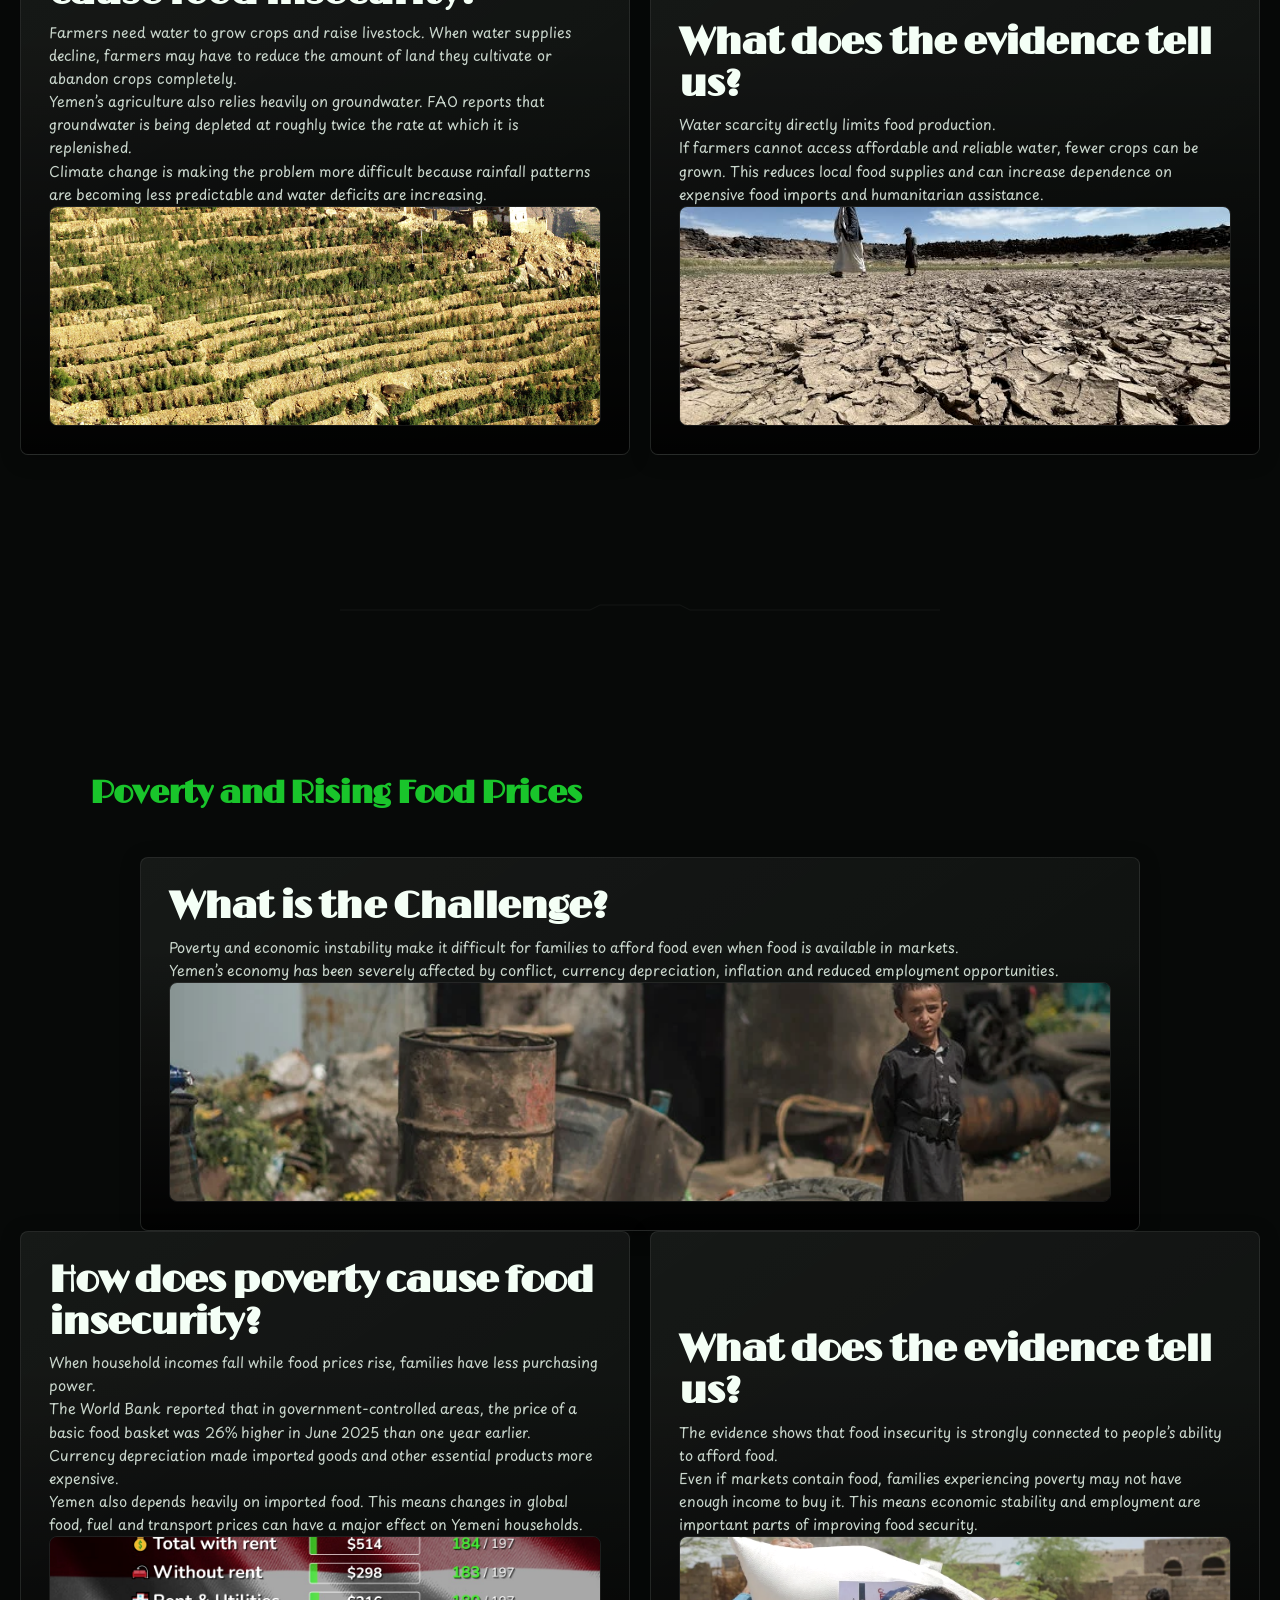
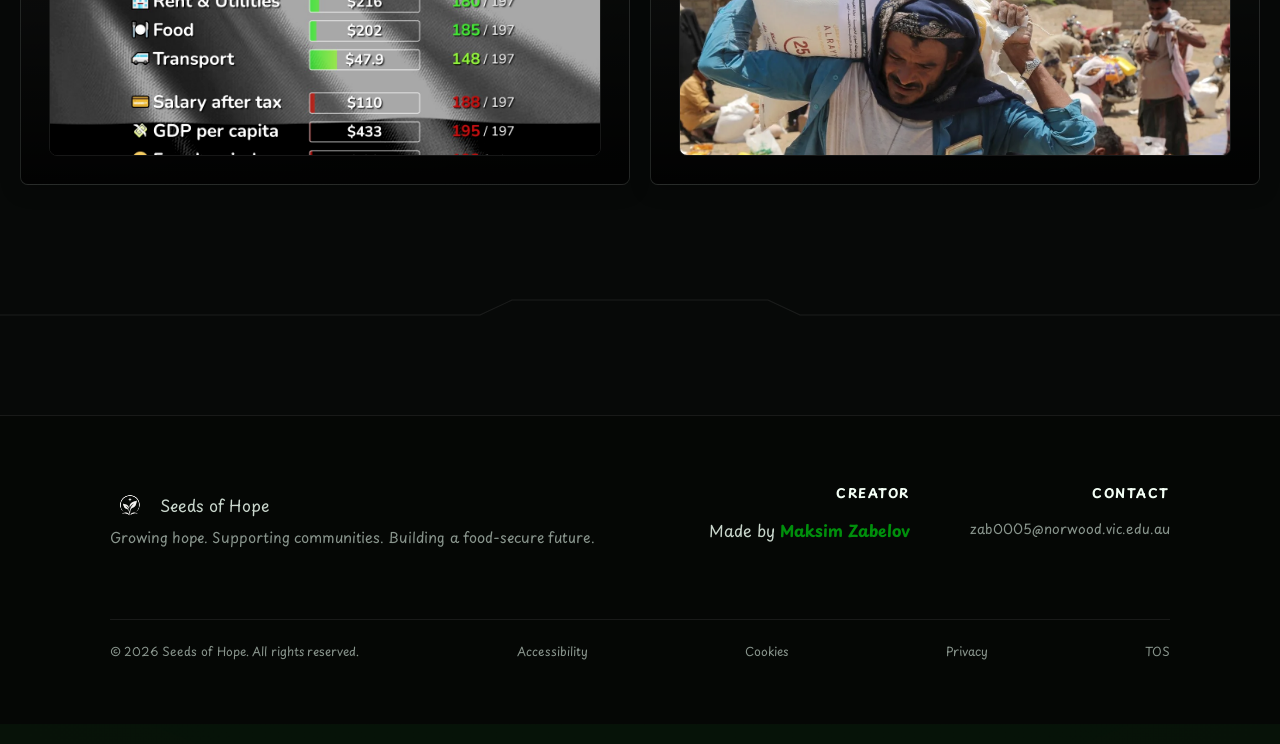
<file: pages/challenges.html>
<!DOCTYPE html>
<html lang="en">
    <head>
        <meta charset="UTF-8">
        <meta name="viewport" content="width=device-width, initial-scale=1.0">
        <title>Seeds of Hope—Challenges</title>
        <link rel="icon" type="image/png" href="/assets/icons/favicon.png">
        <link rel="preconnect" href="https://fonts.googleapis.com">
        <link rel="preconnect" href="https://fonts.gstatic.com" crossorigin>
        <link href="https://fonts.googleapis.com/css2?family=Limelight&family=Playpen+Sans:wght@100..800&display=swap" rel="stylesheet">
        <link href="https://fonts.googleapis.com/css2?family=Playpen+Sans:wght@100..800&display=swap" rel="stylesheet">
        <link rel="stylesheet" href="/styles.css">
    </head>
    <button class="scroll-top" aria-label="Scroll to top">⇑</button>
    <body>
        <div class="header-wrapper">
            <header class="site-header">
                <nav class="nav-bar" id="nav-bar">
                    <a href="/index.html" class="logo">
                        <img src="/assets/icons/seeds-of-hope.png" alt="Seeds of Hope">
                        <span>Seeds of Hope—Challenges</span>
                    </a>
                    <ul class="nav-links" id="nav-links">
                        <li><a href="./country.html" class="nav-bar-link">Country</a></li>
                        <li><a href="./challenges.html" class="nav-bar-link-active">Challenges</a></li>
                        <li><a href="./solutions.html" class="nav-bar-link">Solutions</a></li>
                        <li><a href="./bibliography.html" class="nav-bar-link">Sources</a></li>
                    </ul>
                </nav>
            </header>
        </div>
        <main id="top">
            <section class="hero" id="hero">
                <div class="hero-inner">
                    <div class="hero-text reveal">
                        <h1 class="hero-title">Challenges to <strong>Food Security</strong></h1>
                        <p class="subtitle">What are some challenges Yemen is going through right at this moment?</p>
                    </div>
                </div>
                <div class="challenges-hero-background">
                    <img style="opacity: 0%;" src="/assets/images/challenges/hero.png" alt="" aria-hidden="true">
                </div>
            </section>
            <div class="section-breaker" aria-hidden="true">
                <svg viewBox="0 0 1200 40" preserveAspectRatio="none">
                    <path d="M0 20 H450 L480 5 H720 L750 20 H1200" />
                </svg>
            </div>
            <section class="section" id="top">
                <div class="section-inner">
                    <p class="section-eyebrow">Challenges</p>
                    <h1 class="section-title">What are the <strong>Challenges</strong>?</h1>
                    <h1 class="section-subtitle">Conflict</h1>
                </div>
                <div class="grid grid--1">
                    <div class="panel divisions-card reveal" style="--i:0">
                        <h3>What is the Challenge?</h3>
                        <p>Yemen has experienced prolonged conflict and political instability. The conflict has damaged infrastructure, disrupted markets, displaced people and made it more difficult for farmers to produce and sell food.</p>
                        <img class="grid-image" src="/assets/images/challenges/conflict.png" aria-hidden="true">
                    </div>
                </div>
                <div class="grid grid--2">
                    <div class="panel divisions-card reveal" style="--i:0">
                        <h3>How does conflict cause food insecurity?</h3>
                        <p>Conflict can damage farms, roads, irrigation systems, markets and storage facilities. It can also make it dangerous for farmers and traders to travel.</p>
                        <p>When infrastructure is damaged, food becomes harder and more expensive to transport. Conflict can also reduce employment and household incomes, meaning people have less money to buy food.</p>
                        <p>The conflict has also contributed to economic fragmentation and interruptions to essential services. The World Bank reports that Yemen’s economic output has been severely affected by conflict and that damage to infrastructure has disrupted essential services.</p>
                        <p>The latest IPC analysis also identifies conflict and instability as major factors contributing to Yemen’s food-security crisis.</p>
                        <img class="grid-image" src="/assets/images/challenges/conflict-impact.png" aria-hidden="true">
                    </div>
                    <div class="panel divisions-card reveal" style="--i:1">
                        <h3>What does the evidence tell us?</h3>
                        <p>The evidence shows that food insecurity in Yemen is not simply caused by a lack of food. Conflict makes it harder to produce, transport, purchase and access food.</p>
                        <p>Conflict therefore affects several parts of food security at the same time.</p>
                        <p></p>
                        <p></p>
                        <img class="grid-image" src="/assets/images/challenges/trouble-transportation.png" aria-hidden="true">
                    </div>
                </div>
            </section>
            <div class="subsection-breaker" aria-hidden="true">
                <svg viewBox="0 0 600 20">
                    <path d="M0 10 H250 L260 5 H340 L350 10 H600" />
                </svg>
            </div>
            <section class="section" id="challenge-2">
                <div class="section-inner">
                    <h1 class="section-subtitle">Water Scarcity</h1>
                </div>
                <div class="grid grid--1">
                    <div class="panel divisions-card reveal" style="--i:0">
                        <h3>What is the Challenge?</h3>
                        <p>Yemen is one of the world’s most water-scarce countries. Agriculture uses most of the country’s available water, while groundwater is being extracted faster than it is naturally replenished.</p>
                        <p>FAO estimates that Yemen has about 2.5 billion cubic metres of renewable water resources each year, while consumption is around 3.5 billion cubic metres.</p>
                        <img class="grid-image" src="/assets/images/challenges/water-scarcity.png" aria-hidden="true">
                    </div>
                </div>
                <div class="grid grid--2">
                    <div class="panel divisions-card reveal" style="--i:0">
                        <h3>How does water scarcity cause food insecurity?</h3>
                        <p>Farmers need water to grow crops and raise livestock. When water supplies decline, farmers may have to reduce the amount of land they cultivate or abandon crops completely.</p>
                        <p>Yemen’s agriculture also relies heavily on groundwater. FAO reports that groundwater is being depleted at roughly twice the rate at which it is replenished.</p>
                        <p>Climate change is making the problem more difficult because rainfall patterns are becoming less predictable and water deficits are increasing.</p>
                        <img class="grid-image" src="/assets/images/challenges/farm-impacted-no-water.png" aria-hidden="true">
                    </div>
                    <div class="panel divisions-card reveal" style="--i:1">
                        <h3>What does the evidence tell us?</h3>
                        <p>Water scarcity directly limits food production.</p>
                        <p>If farmers cannot access affordable and reliable water, fewer crops can be grown. This reduces local food supplies and can increase dependence on expensive food imports and humanitarian assistance.</p>
                        <img class="grid-image" src="/assets/images/challenges/water-impact-food.png" aria-hidden="true">
                    </div>
                </div>
            </section>
            <div class="subsection-breaker" aria-hidden="true">
                <svg viewBox="0 0 600 20">
                    <path d="M0 10 H250 L260 5 H340 L350 10 H600" />
                </svg>
            </div>
            <section class="section" id="challenge-3">
                <div class="section-inner">
                    <h1 class="section-subtitle">Poverty and Rising Food Prices</h1>
                </div>
                <div class="grid grid--1">
                    <div class="panel divisions-card reveal" style="--i:0">
                        <h3>What is the Challenge?</h3>
                        <p>Poverty and economic instability make it difficult for families to afford food even when food is available in markets.</p>
                        <p>Yemen’s economy has been severely affected by conflict, currency depreciation, inflation and reduced employment opportunities.</p>
                        <img class="grid-image" src="/assets/images/challenges/poverty.png" aria-hidden="true">
                    </div>
                </div>
                <div class="grid grid--2">
                    <div class="panel divisions-card reveal" style="--i:0">
                        <h3>How does poverty cause food insecurity?</h3>
                        <p>When household incomes fall while food prices rise, families have less purchasing power.</p>
                        <p>The World Bank reported that in government-controlled areas, the price of a basic food basket was 26% higher in June 2025 than one year earlier. Currency depreciation made imported goods and other essential products more expensive.</p>
                        <p>Yemen also depends heavily on imported food. This means changes in global food, fuel and transport prices can have a major effect on Yemeni households.</p>
                        <img class="grid-image" src="/assets/images/challenges/prices.png" aria-hidden="true">
                    </div>
                    <div class="panel divisions-card reveal" style="--i:1">
                        <h3>What does the evidence tell us?</h3>
                        <p>The evidence shows that food insecurity is strongly connected to people’s ability to afford food.</p>
                        <p>Even if markets contain food, families experiencing poverty may not have enough income to buy it. This means economic stability and employment are important parts of improving food security.</p>
                        <img class="grid-image" src="/assets/images/challenges/expensive.png" aria-hidden="true">
                    </div>
                </div>
            </section>
            <div class="section-breaker" aria-hidden="true">
                <svg viewBox="0 0 1200 40" preserveAspectRatio="none">
                    <path d="M0 20 H450 L480 5 H720 L750 20 H1200" />
                </svg>
            </div>
            <footer id="site-footer">
                <div class="section-inner">
                    <div class="footer-top">
                        <div>
                            <div class="footer-brand">
                                <img class="branding" src="/assets/icons/seeds-of-hope.png" alt="Seeds of Hope">
                                <p class="branding-text">Seeds of Hope</p>
                            </div>
                            <p class="footer-tagline">Growing hope. Supporting communities. Building a food-secure future.</p>
                        </div>
                        <div class="footer-links">
                            <div class="footer-col">
                                <h4>Creator</h4>
                                <p>Made by <strong>Maksim Zabelov</strong></p>
                            </div>
                            <div class="footer-col">
                                <h4>Contact</h4>
                                <a href="mailto:zab0005@norwood.vic.edu.au">zab0005@norwood.vic.edu.au</a>
                            </div>
                        </div>
                    </div>
                    <div class="footer-bottom">
                        <span>&copy; 2026 Seeds of Hope. All rights reserved.</span>
                        <a href="/legal/accessibility.html" rel="noopener">Accessibility</a>
                        <a href="/legal/cookies.html" rel="noopener">Cookies</a>
                        <a href="/legal/privacy.html" rel="noopener">Privacy</a>
                        <a href="/legal/terms.html" rel="noopener">TOS</a>
                    </div>
                </div>
                <button class="nox-mode-toggle" id="nox-mode-toggle" type="button">
                    <span class="nox-mode-icon">NOX</span>
                </button>
                <div class="nox-overlay" id="nox-overlay" aria-hidden="true">
                    <div class="nox-panel">
                        <span class="nox-panel-label">SYSTEM OVERRIDE</span>
                        <h2>NOXARYN</h2>
                        <p>
                            Independent developer building software,
                            websites and digital systems.
                        </p>
                        <div class="nox-info">
                            <span>DEVELOPER</span>
                            <span>NOXARYN</span>
                        </div>
                        <div class="nox-info">
                            <span>STATUS</span>
                            <span>ALWAYS ONLINE</span>
                        </div>
                        <div class="nox-info">
                            <span>FOCUS</span>
                            <span>SOFTWARE / WEB / SYSTEMS</span>
                        </div>
                        <div class="nox-info">
                            <span>INSTAGRAM</span>
                            <a href="https://instagram.com/n0xaryn" target="_blank" rel="noopener">@n0xaryn</a>
                        </div>
                        <div class="nox-info">
                            <span>DISCORD</span>
                            <a href="https://discord.gg/NTdnAcGfRq" target="_blank" rel="noopener">Noxaryn Studio</a>
                        </div>
                        <button class="nox-close" id="nox-close" type="button">
                            EXIT SYSTEM
                        </button>
                    </div>
                </div>
            </footer>
        </main>
        <script src="/script.js"></script>
    </body>
</html>
</file>
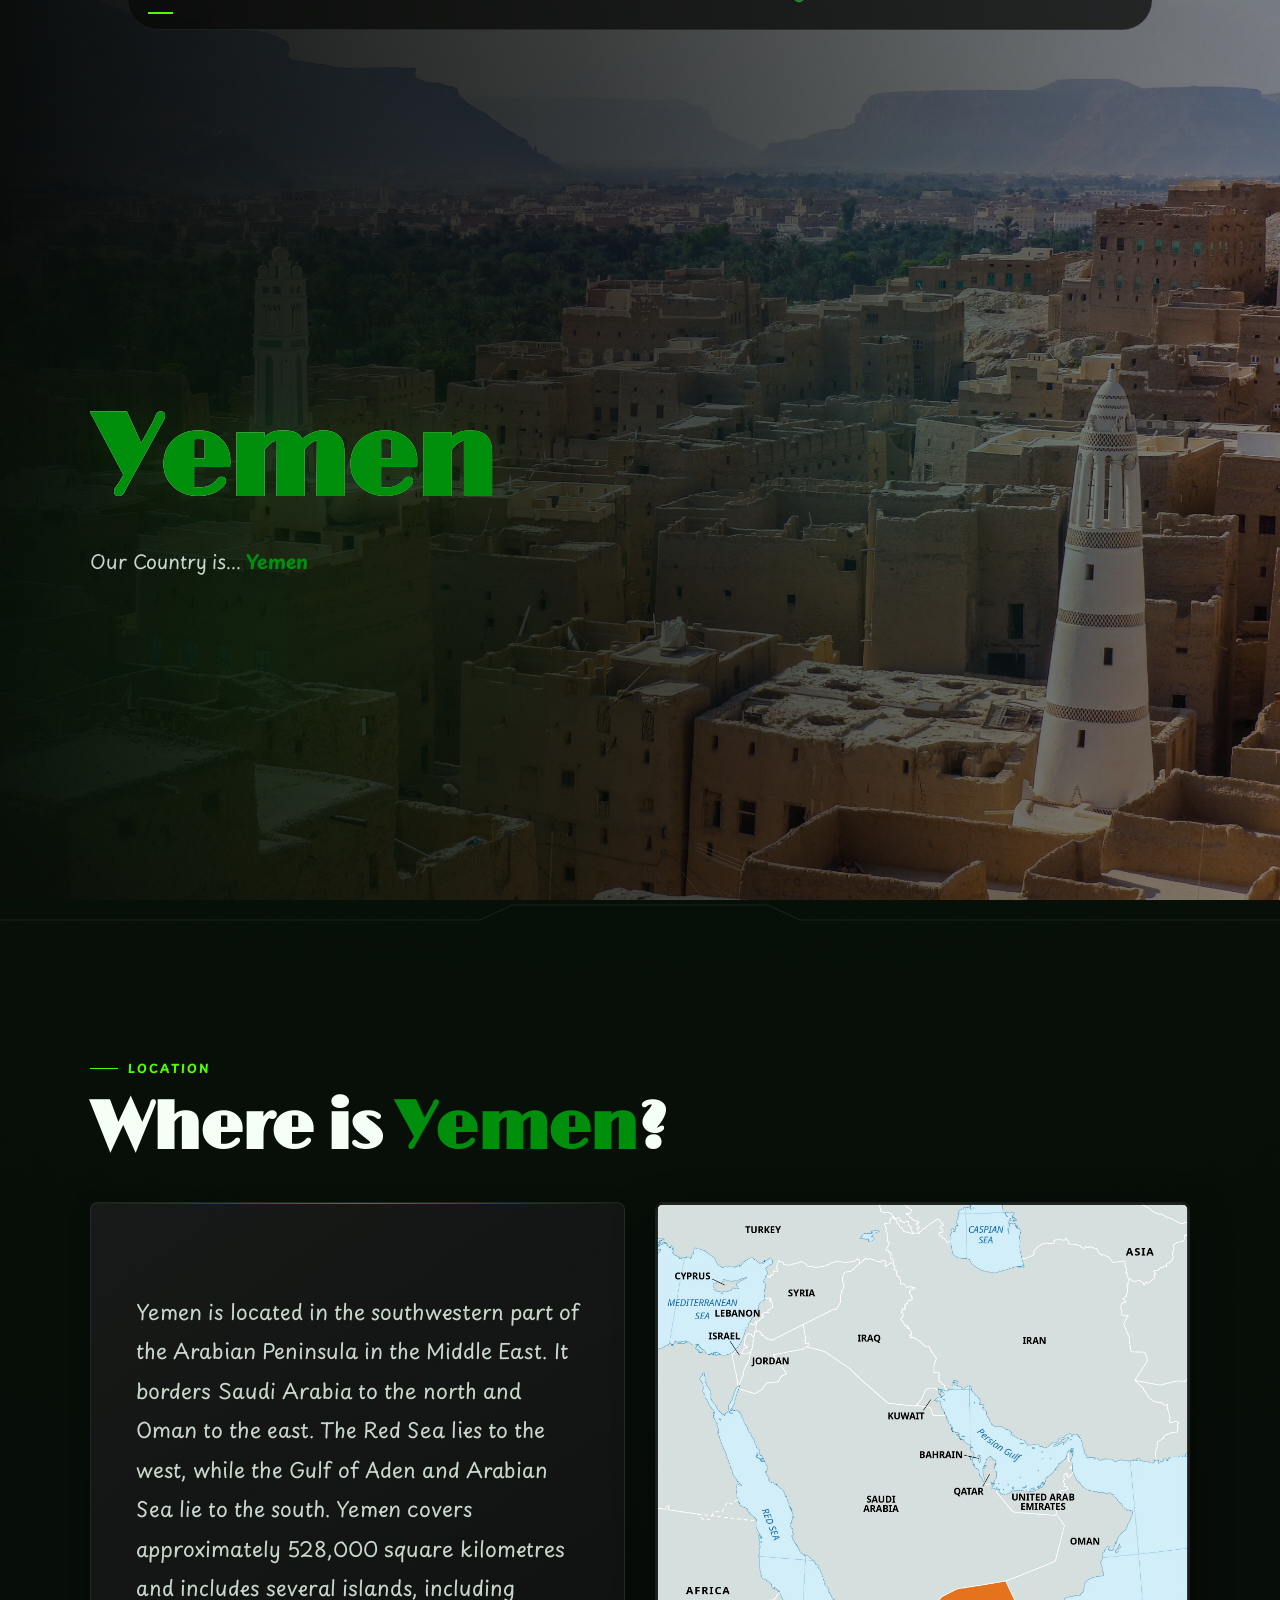
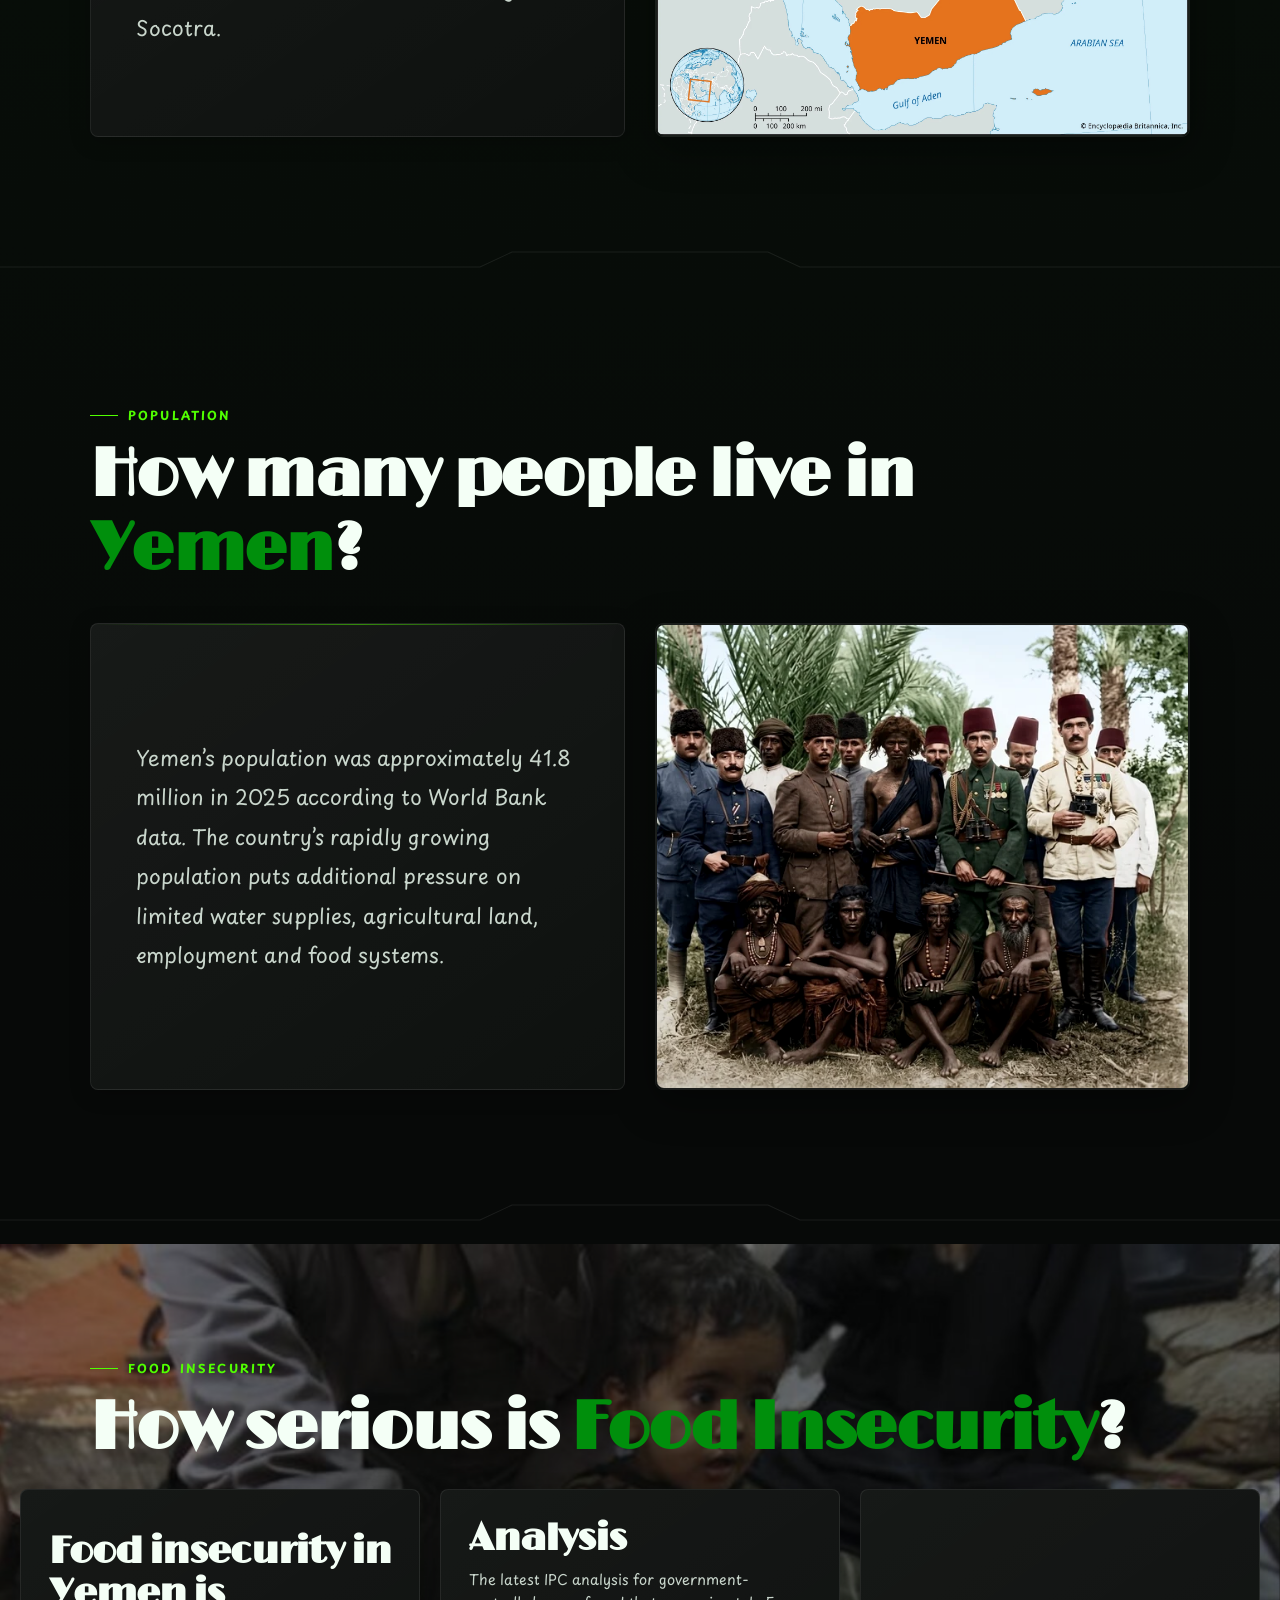
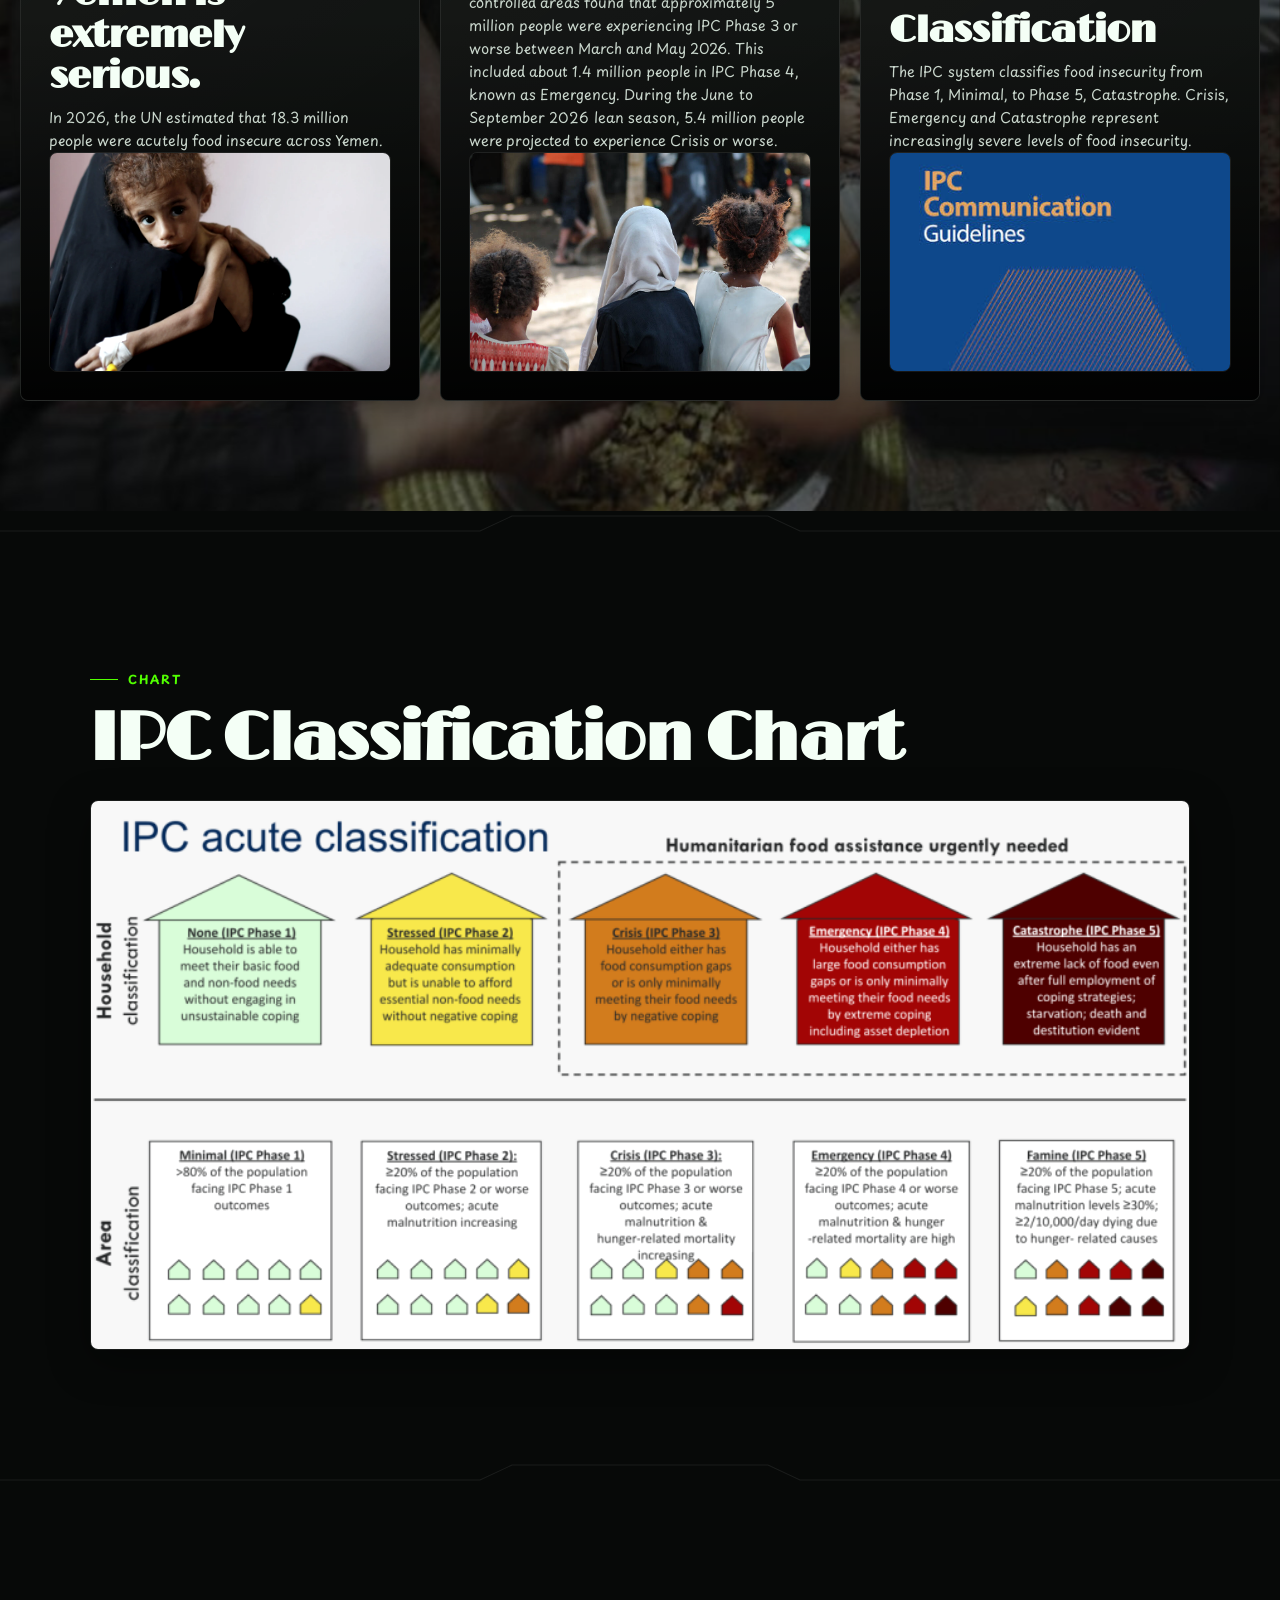
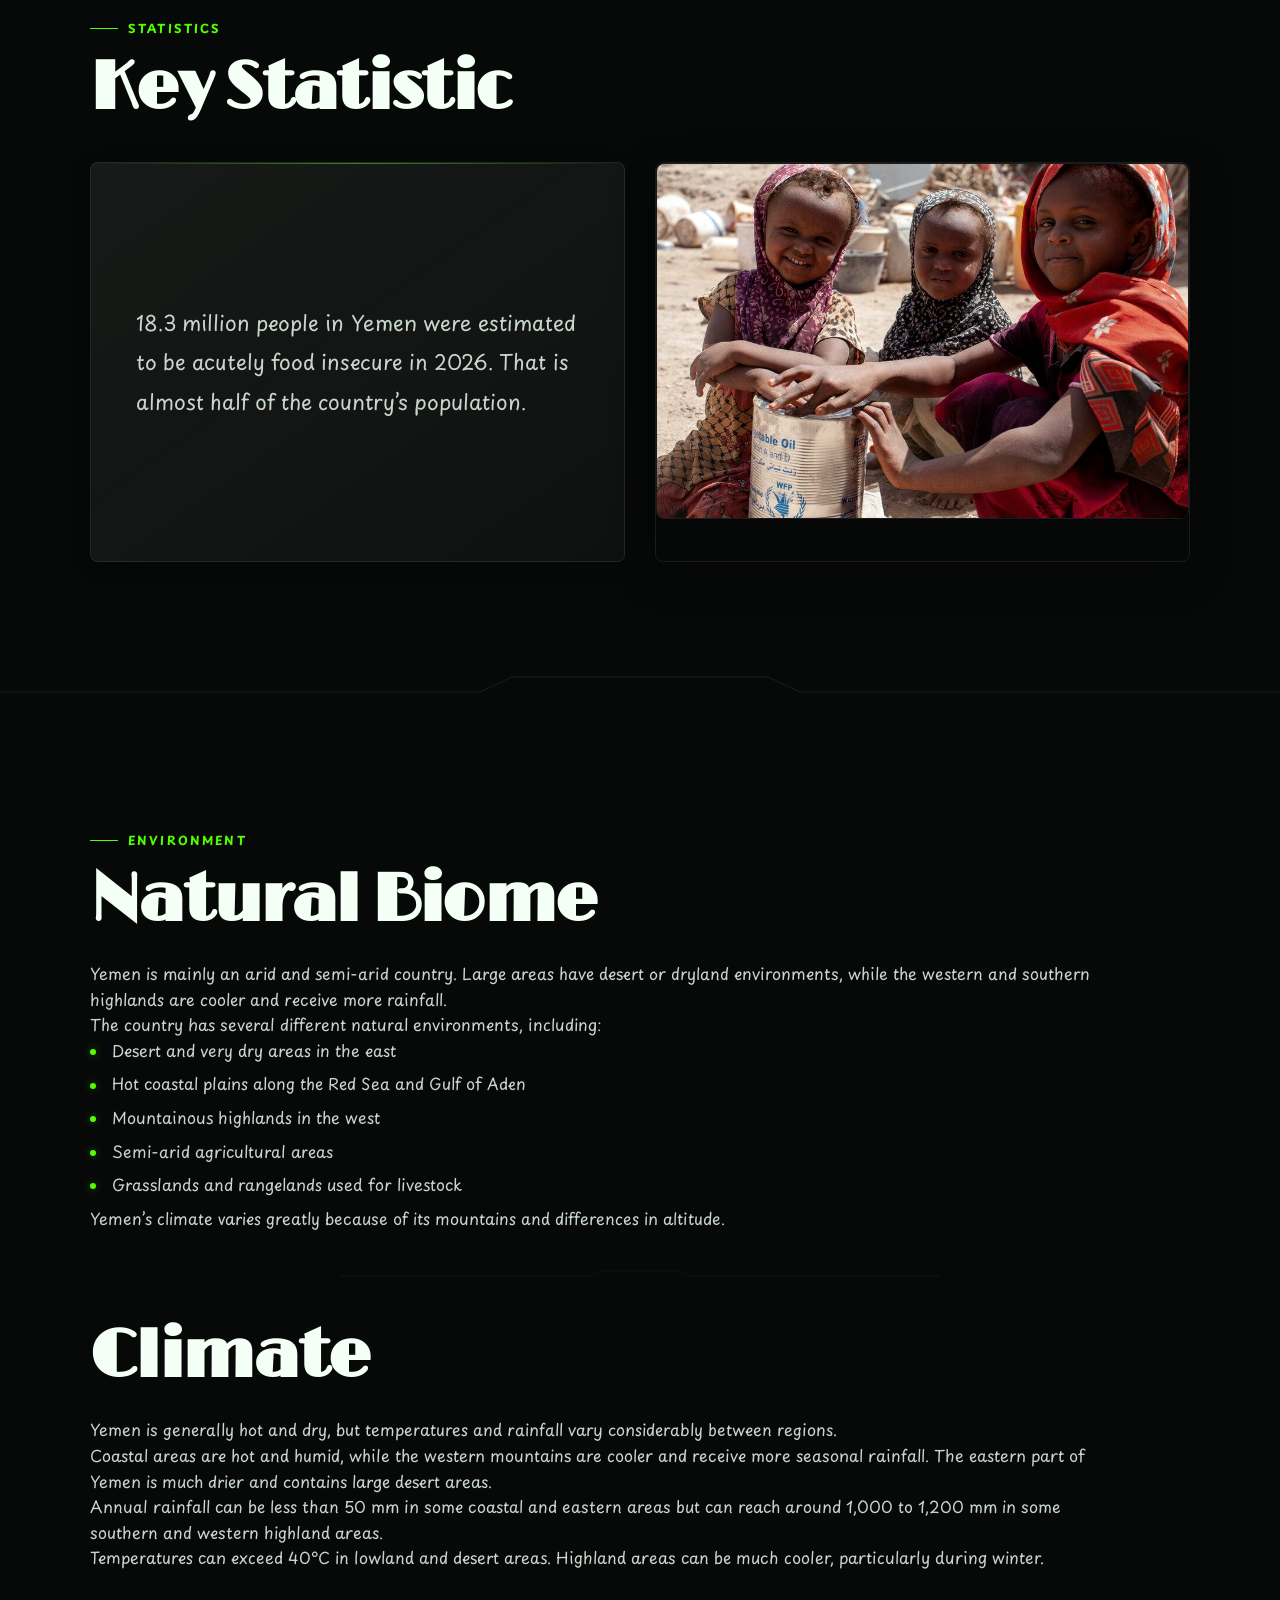
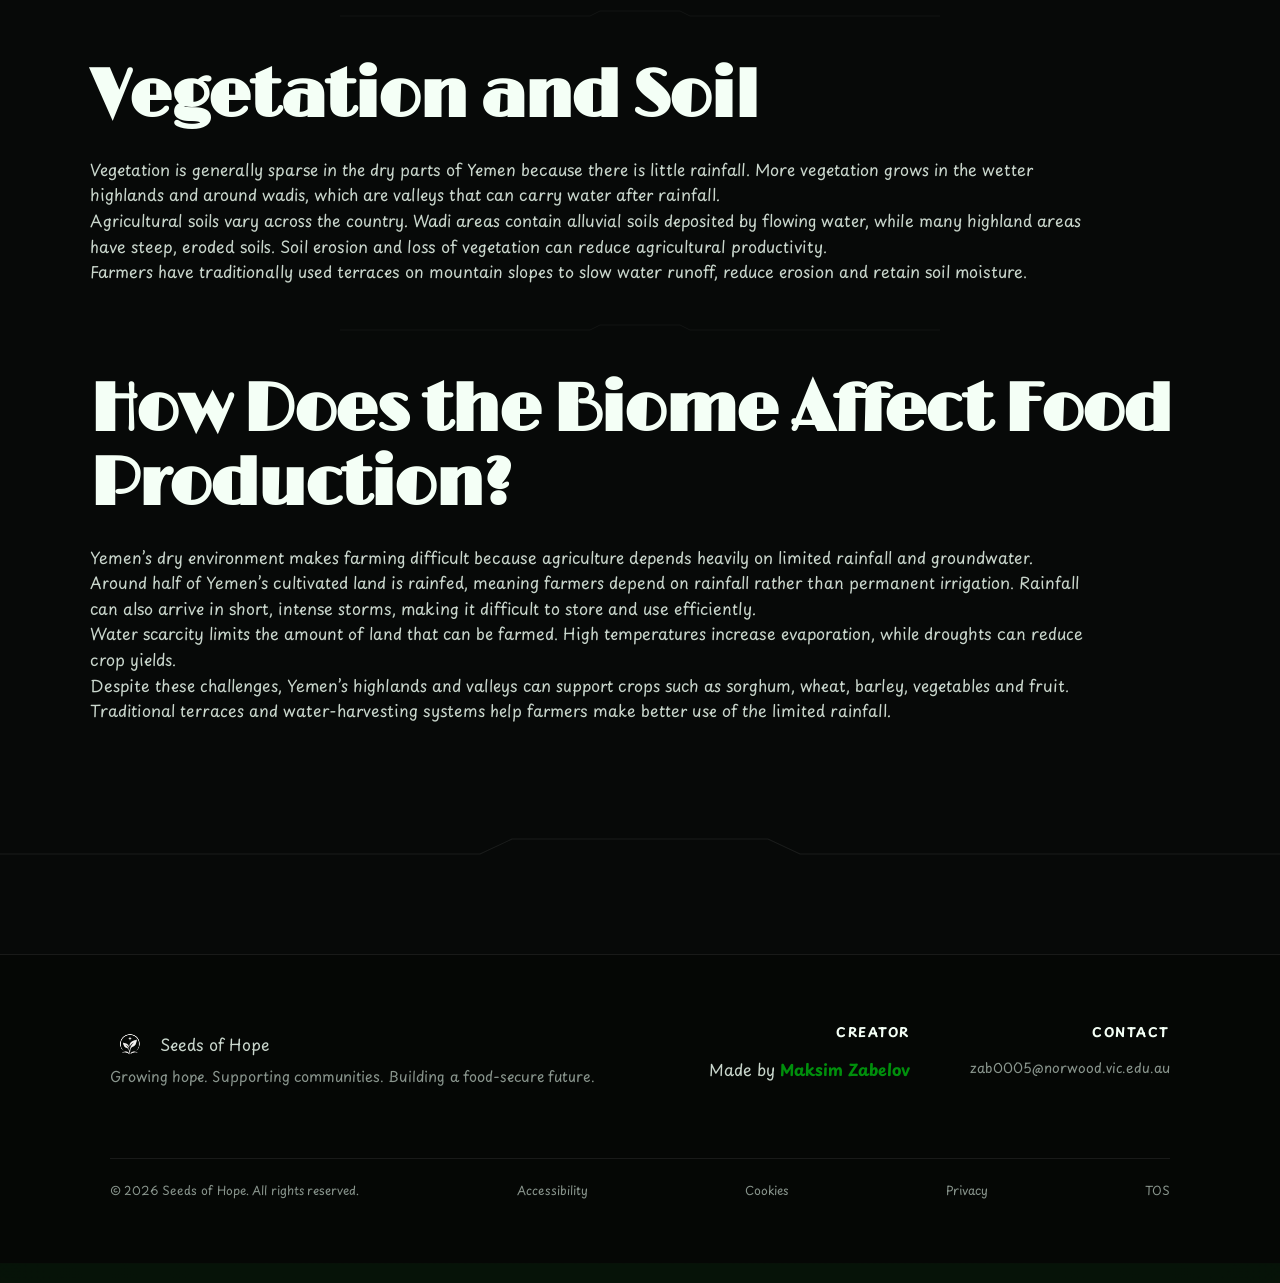
<file: pages/country.html>
<!DOCTYPE html>
<html lang="en">
    <head>
        <meta charset="UTF-8">
        <meta name="viewport" content="width=device-width, initial-scale=1.0">
        <title>Seeds of Hope—Country</title>
        <link rel="icon" type="image/png" href="/assets/icons/favicon.png">
        <link rel="preconnect" href="https://fonts.googleapis.com">
        <link rel="preconnect" href="https://fonts.gstatic.com" crossorigin>
        <link href="https://fonts.googleapis.com/css2?family=Limelight&family=Playpen+Sans:wght@100..800&display=swap" rel="stylesheet">
        <link href="https://fonts.googleapis.com/css2?family=Playpen+Sans:wght@100..800&display=swap" rel="stylesheet">
        <link rel="stylesheet" href="/styles.css">
    </head>
    <button class="scroll-top" aria-label="Scroll to top">⇑</button>
    <body>
        <div class="header-wrapper">
            <header class="site-header">
                <nav class="nav-bar" id="nav-bar">
                    <a href="/index.html" class="logo">
                        <img src="/assets/icons/seeds-of-hope.png" alt="Seeds of Hope">
                        <span>Seeds of Hope—Country</span>
                    </a>
                    <ul class="nav-links" id="nav-links">
                        <li><a href="./country.html" class="nav-bar-link-active">Country</a></li>
                        <li><a href="./challenges.html" class="nav-bar-link">Challenges</a></li>
                        <li><a href="./solutions.html" class="nav-bar-link">Solutions</a></li>
                        <li><a href="./bibliography.html" class="nav-bar-link">Sources</a></li>
                    </ul>
                </nav>
            </header>
        </div>
        <main id="top">
            <section class="hero" id="hero">
                <div class="hero-inner">
                    <div class="hero-text reveal">
                        <h1 class="hero-title"><strong>Yemen</strong></h1>
                        <p class="subtitle">Our Country is... <strong>Yemen</strong></p>
                    </div>
                </div>
                <div class="country-hero-background">
                    <img style="opacity: 0%;" src="/assets/images/country/hero.png" alt="" aria-hidden="true">
                </div>
            </section>
            <div class="section-breaker" aria-hidden="true">
                <svg viewBox="0 0 1200 40" preserveAspectRatio="none">
                    <path d="M0 20 H450 L480 5 H720 L750 20 H1200" />
                </svg>
            </div>
            <section class="section" id="top">
                <div class="section-inner">
                    <p class="section-eyebrow">Location</p>
                    <h1 class="section-title">Where is <strong>Yemen</strong>?</h1>
                    <div class="definition-content">
                        <div class="section-definition reveal">
                            <p>
                                Yemen is located in the southwestern part of the Arabian Peninsula in the Middle East.
                                It borders Saudi Arabia to the north and Oman to the east. The Red Sea lies to the west, while the Gulf of Aden and Arabian Sea lie to the south.
                                Yemen covers approximately 528,000 square kilometres and includes several islands, including Socotra.
                            </p>
                        </div>
                        <div class="definition-visual reveal">
                            <img class="definition-image" src="/assets/images/country/yemen-on-map.png" alt="" aria-hidden="true">
                        </div>
                    </div>
                </div>
            </section>
            <div class="section-breaker" aria-hidden="true">
                <svg viewBox="0 0 1200 40" preserveAspectRatio="none">
                    <path d="M0 20 H450 L480 5 H720 L750 20 H1200" />
                </svg>
            </div>
            <section class="section" id="population">
                <div class="section-inner">
                    <p class="section-eyebrow">Population</p>
                    <h1 class="section-title">How many people live in <strong>Yemen</strong>?</h1>
                    <div class="definition-content">
                        <div class="section-definition reveal">
                            <p>
                                Yemen’s population was approximately 41.8 million in 2025 according to World Bank data.
                                The country’s rapidly growing population puts additional pressure on limited water supplies, agricultural land, employment and food systems.
                            </p>
                        </div>
                        <div class="definition-visual reveal">
                            <img class="definition-image" src="/assets/images/country/people.png" alt="" aria-hidden="true">
                        </div>
                    </div>
                </div>
            </section>
            <div class="section-breaker" aria-hidden="true">
                <svg viewBox="0 0 1200 40" preserveAspectRatio="none">
                    <path d="M0 20 H450 L480 5 H720 L750 20 H1200" />
                </svg>
            </div>
            <section class="section" id="food-insecurity">
                <div class="section-inner">
                    <p class="section-eyebrow">Food Insecurity</p>
                    <h1 class="section-title">How serious is <strong>Food Insecurity</strong>?</h1>
                </div>
                <div class="grid grid--3">
                    <div class="panel divisions-card reveal" style="--i:0">
                        <h3>Food insecurity in Yemen is extremely serious.</h3>
                        <p>In 2026, the UN estimated that 18.3 million people were acutely food insecure across Yemen.</p>
                        <img class="grid-image" src="/assets/images/country/no-food.png" aria-hidden="true">
                    </div>
                    <div class="panel divisions-card reveal" style="--i:1">
                        <h3>Analysis</h3>
                        <p>The latest IPC analysis for government-controlled areas found that approximately 5 million people were experiencing IPC Phase 3 or worse between March and May 2026. This included about 1.4 million people in IPC Phase 4, known as Emergency. During the June to September 2026 lean season, 5.4 million people were projected to experience Crisis or worse.</p>
                        <img class="grid-image" src="/assets/images/country/analysis.png" aria-hidden="true">
                    </div>
                    <div class="panel divisions-card reveal" style="--i:2">
                        <h3>Classification</h3>
                        <p>The IPC system classifies food insecurity from Phase 1, Minimal, to Phase 5, Catastrophe. Crisis, Emergency and Catastrophe represent increasingly severe levels of food insecurity.</p>
                        <img class="grid-image" src="/assets/images/country/ipc-classification.png" aria-hidden="true">
                    </div>
                </div>
                <img style="opacity: 50%;" class="section-background" src="/assets/images/country/hunger.png" aria-hidden="true">
            </section>
            <div class="section-breaker" aria-hidden="true">
                <svg viewBox="0 0 1200 40" preserveAspectRatio="none">
                    <path d="M0 20 H450 L480 5 H720 L750 20 H1200" />
                </svg>
            </div>
            <section class="section" id="ipc-classification">
                <div class="section-inner">
                    <p class="section-eyebrow">Chart</p>
                    <h1 class="section-title">IPC Classification Chart</h1>
                    <img style="height: 550px;" class="definition-image reveal" src="/assets/images/country/ipc-graph.png">
                </div>
            </section>
            <div class="section-breaker" aria-hidden="true">
                <svg viewBox="0 0 1200 40" preserveAspectRatio="none">
                    <path d="M0 20 H450 L480 5 H720 L750 20 H1200" />
                </svg>
            </div>
            <section class="section" id="key-statistics">
                <div class="section-inner">
                    <p class="section-eyebrow">Statistics</p>
                    <h1 class="section-title">Key Statistic</h1>
                    <div class="definition-content">
                        <div class="section-definition reveal">
                            <p>
                                18.3 million people in Yemen were estimated to be acutely food insecure in 2026.
                                That is almost half of the country’s population.
                            </p>
                        </div>
                        <div class="definition-visual reveal">
                            <img class="definition-image" src="/assets/images/country/food-insecure.png" alt="" aria-hidden="true">
                        </div>
                    </div>
                </div>
            </section>
            <div class="section-breaker" aria-hidden="true">
                <svg viewBox="0 0 1200 40" preserveAspectRatio="none">
                    <path d="M0 20 H450 L480 5 H720 L750 20 H1200" />
                </svg>
            </div>
            <section class="section" id="natural">
                <div class="section-inner">
                    <p class="section-eyebrow">Environment</p>
                    <h1 class="section-title">Natural Biome</h1>
                    <div class="section-p">
                        <p>Yemen is mainly an arid and semi-arid country. Large areas have desert or dryland environments, while the western and southern highlands are cooler and receive more rainfall.</p>
                        <p>The country has several different natural environments, including:</p>
                        <ul>
                            <li class="bullet">Desert and very dry areas in the east</li>
                            <li class="bullet">Hot coastal plains along the Red Sea and Gulf of Aden</li>
                            <li class="bullet">Mountainous highlands in the west</li>
                            <li class="bullet">Semi-arid agricultural areas</li>
                            <li class="bullet">Grasslands and rangelands used for livestock</li>
                        </ul>
                        <p>Yemen’s climate varies greatly because of its mountains and differences in altitude.</p>
                    </div>
                    <div class="subsection-breaker" aria-hidden="true">
                        <svg viewBox="0 0 600 20">
                            <path d="M0 10 H250 L260 5 H340 L350 10 H600" />
                        </svg>
                    </div>
                    <h1 class="section-title">Climate</h1>
                    <div class="section-p">
                        <p>Yemen is generally hot and dry, but temperatures and rainfall vary considerably between regions.</p>
                        <p>Coastal areas are hot and humid, while the western mountains are cooler and receive more seasonal rainfall. The eastern part of Yemen is much drier and contains large desert areas.</p>
                        <p>Annual rainfall can be less than 50 mm in some coastal and eastern areas but can reach around 1,000 to 1,200 mm in some southern and western highland areas.</p>
                        <p>Temperatures can exceed 40°C in lowland and desert areas. Highland areas can be much cooler, particularly during winter.</p>
                    </div>
                    <div class="subsection-breaker" aria-hidden="true">
                        <svg viewBox="0 0 600 20">
                            <path d="M0 10 H250 L260 5 H340 L350 10 H600" />
                        </svg>
                    </div>
                    <h1 class="section-title">Vegetation and Soil</h1>
                    <div class="section-p">
                        <p>Vegetation is generally sparse in the dry parts of Yemen because there is little rainfall. More vegetation grows in the wetter highlands and around wadis, which are valleys that can carry water after rainfall.</p>
                        <p>Agricultural soils vary across the country. Wadi areas contain alluvial soils deposited by flowing water, while many highland areas have steep, eroded soils. Soil erosion and loss of vegetation can reduce agricultural productivity.</p>
                        <p>Farmers have traditionally used terraces on mountain slopes to slow water runoff, reduce erosion and retain soil moisture.</p>
                    </div>
                    <div class="subsection-breaker" aria-hidden="true">
                        <svg viewBox="0 0 600 20">
                            <path d="M0 10 H250 L260 5 H340 L350 10 H600" />
                        </svg>
                    </div>
                    <h1 class="section-title">How Does the Biome Affect Food Production?</h1>
                    <div class="section-p">
                        <p>Yemen’s dry environment makes farming difficult because agriculture depends heavily on limited rainfall and groundwater.</p>
                        <p>Around half of Yemen’s cultivated land is rainfed, meaning farmers depend on rainfall rather than permanent irrigation. Rainfall can also arrive in short, intense storms, making it difficult to store and use efficiently.</p>
                        <p>Water scarcity limits the amount of land that can be farmed. High temperatures increase evaporation, while droughts can reduce crop yields.</p>
                        <p>Despite these challenges, Yemen’s highlands and valleys can support crops such as sorghum, wheat, barley, vegetables and fruit. Traditional terraces and water-harvesting systems help farmers make better use of the limited rainfall.</p>
                    </div>
                </div>
            </section>
            <div class="section-breaker" aria-hidden="true">
                <svg viewBox="0 0 1200 40" preserveAspectRatio="none">
                    <path d="M0 20 H450 L480 5 H720 L750 20 H1200" />
                </svg>
            </div>
            <footer id="site-footer">
                <div class="section-inner">
                    <div class="footer-top">
                        <div>
                            <div class="footer-brand">
                                <img class="branding" src="/assets/icons/seeds-of-hope.png" alt="Seeds of Hope">
                                <p class="branding-text">Seeds of Hope</p>
                            </div>
                            <p class="footer-tagline">Growing hope. Supporting communities. Building a food-secure future.</p>
                        </div>
                        <div class="footer-links">
                            <div class="footer-col">
                                <h4>Creator</h4>
                                <p>Made by <strong>Maksim Zabelov</strong></p>
                            </div>
                            <div class="footer-col">
                                <h4>Contact</h4>
                                <a href="mailto:zab0005@norwood.vic.edu.au">zab0005@norwood.vic.edu.au</a>
                            </div>
                        </div>
                    </div>
                    <div class="footer-bottom">
                        <span>&copy; 2026 Seeds of Hope. All rights reserved.</span>
                        <a href="/legal/accessibility.html" rel="noopener">Accessibility</a>
                        <a href="/legal/cookies.html" rel="noopener">Cookies</a>
                        <a href="/legal/privacy.html" rel="noopener">Privacy</a>
                        <a href="/legal/terms.html" rel="noopener">TOS</a>
                    </div>
                </div>
                <button class="nox-mode-toggle" id="nox-mode-toggle" type="button">
                    <span class="nox-mode-icon">NOX</span>
                </button>
                <div class="nox-overlay" id="nox-overlay" aria-hidden="true">
                    <div class="nox-panel">
                        <span class="nox-panel-label">SYSTEM OVERRIDE</span>
                        <h2>NOXARYN</h2>
                        <p>
                            Independent developer building software,
                            websites and digital systems.
                        </p>
                        <div class="nox-info">
                            <span>DEVELOPER</span>
                            <span>NOXARYN</span>
                        </div>
                        <div class="nox-info">
                            <span>STATUS</span>
                            <span>ALWAYS ONLINE</span>
                        </div>
                        <div class="nox-info">
                            <span>FOCUS</span>
                            <span>SOFTWARE / WEB / SYSTEMS</span>
                        </div>
                        <div class="nox-info">
                            <span>INSTAGRAM</span>
                            <a href="https://instagram.com/n0xaryn" target="_blank" rel="noopener">@n0xaryn</a>
                        </div>
                        <div class="nox-info">
                            <span>DISCORD</span>
                            <a href="https://discord.gg/NTdnAcGfRq" target="_blank" rel="noopener">Noxaryn Studio</a>
                        </div>
                        <button class="nox-close" id="nox-close" type="button">
                            EXIT SYSTEM
                        </button>
                    </div>
                </div>
            </footer>
        </main>
        <script src="/script.js"></script>
    </body>
</html>
</file>
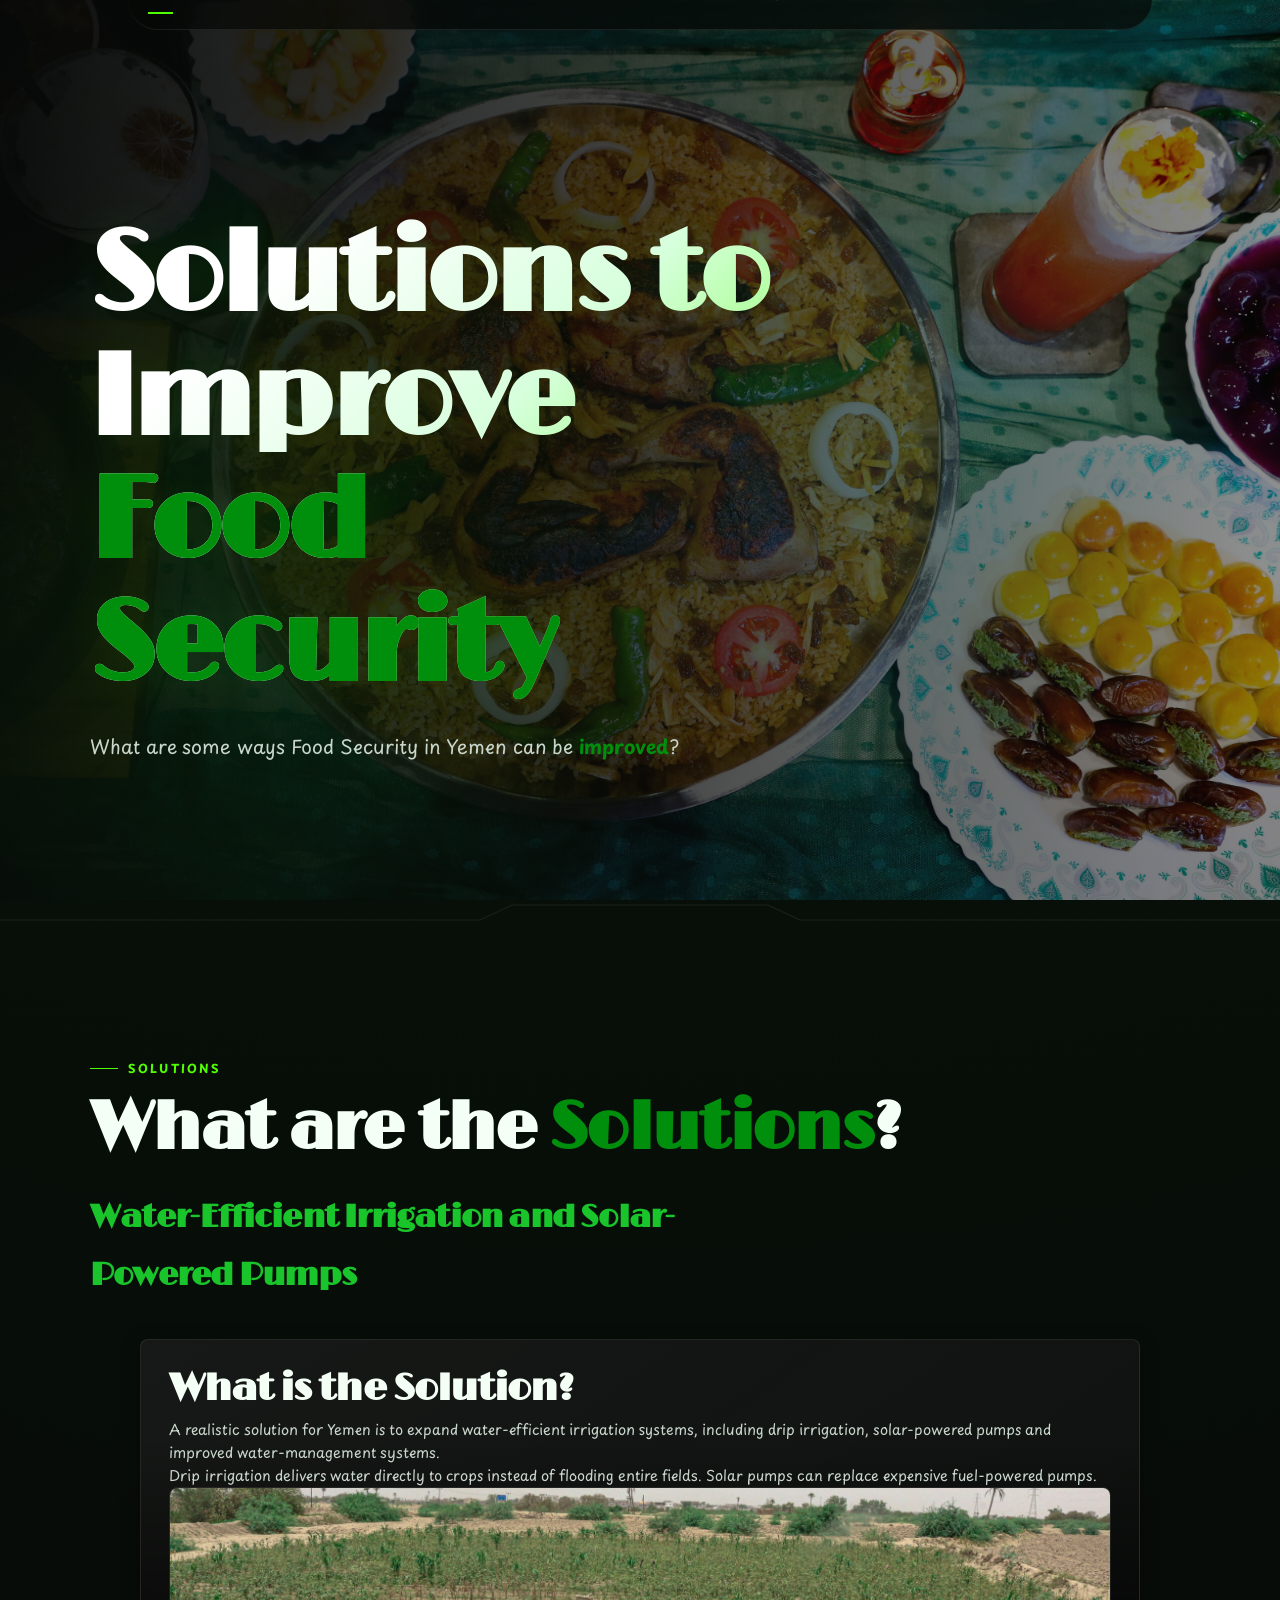
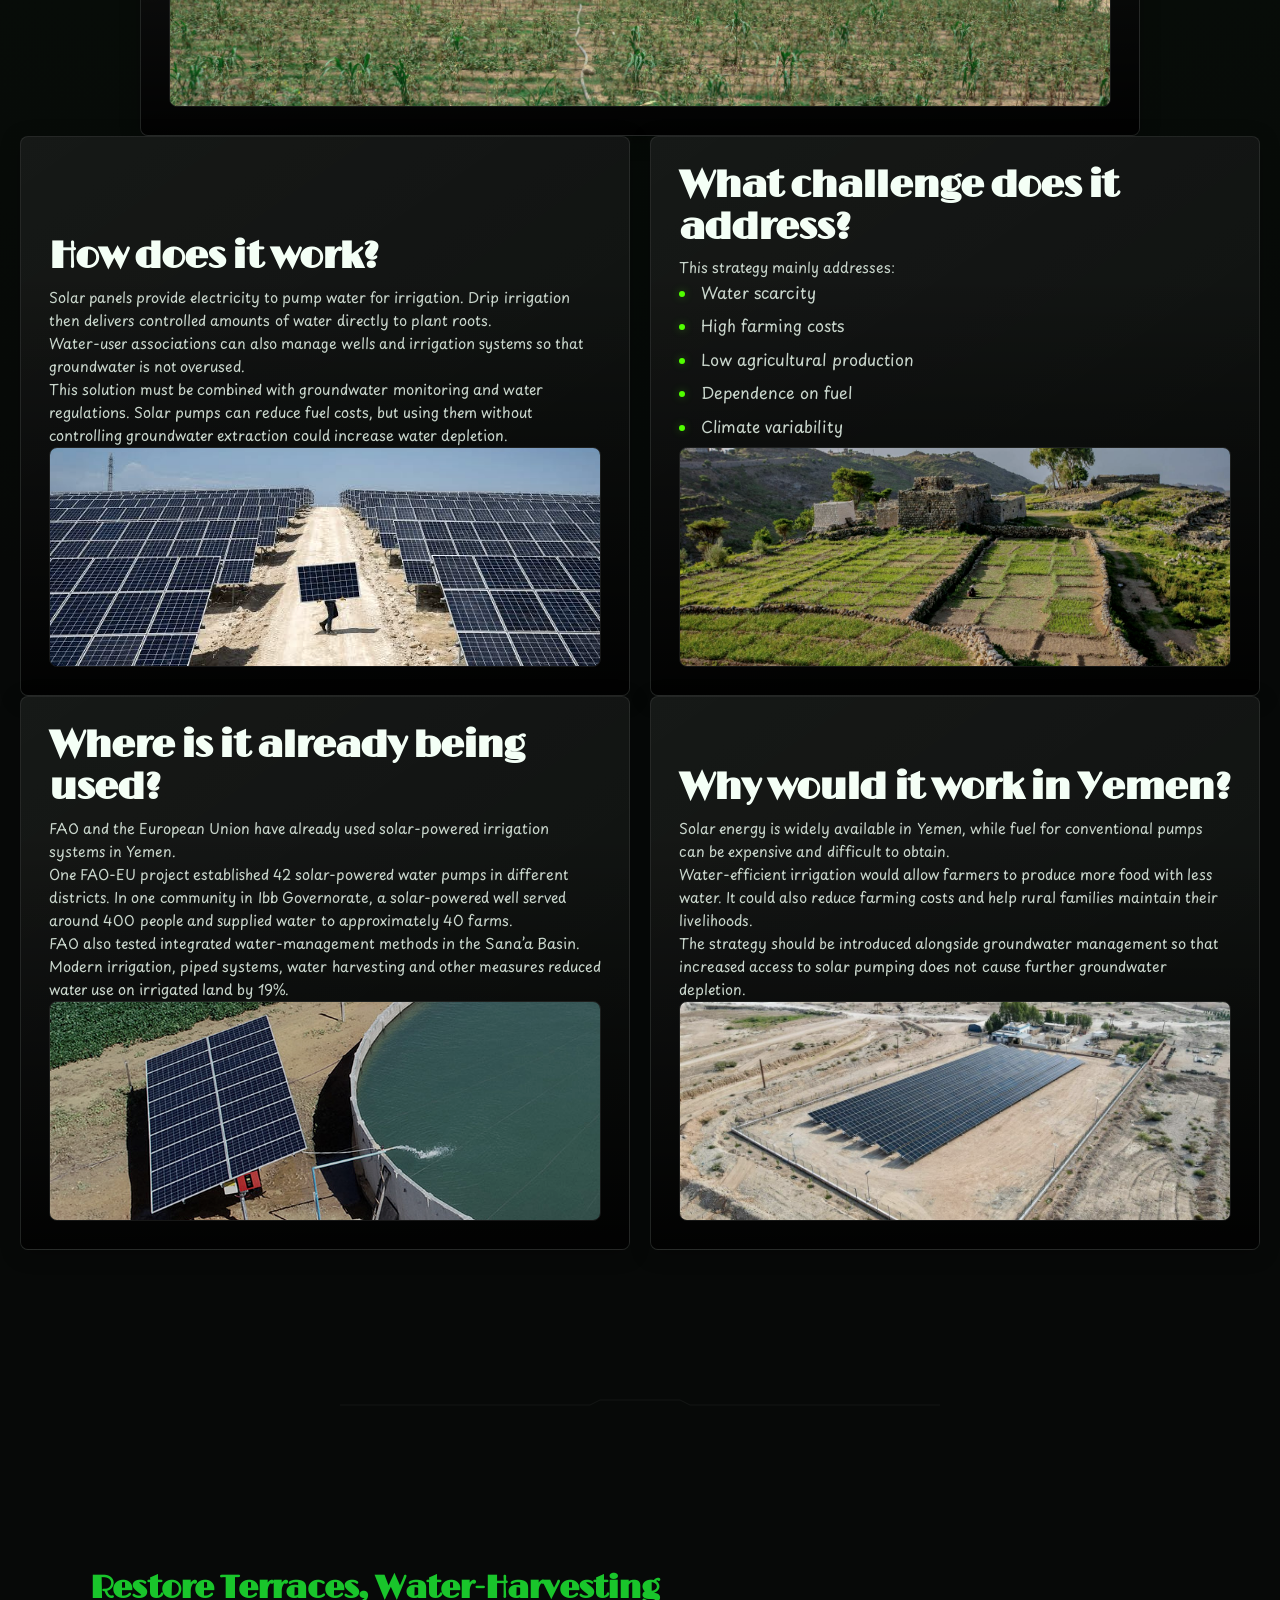
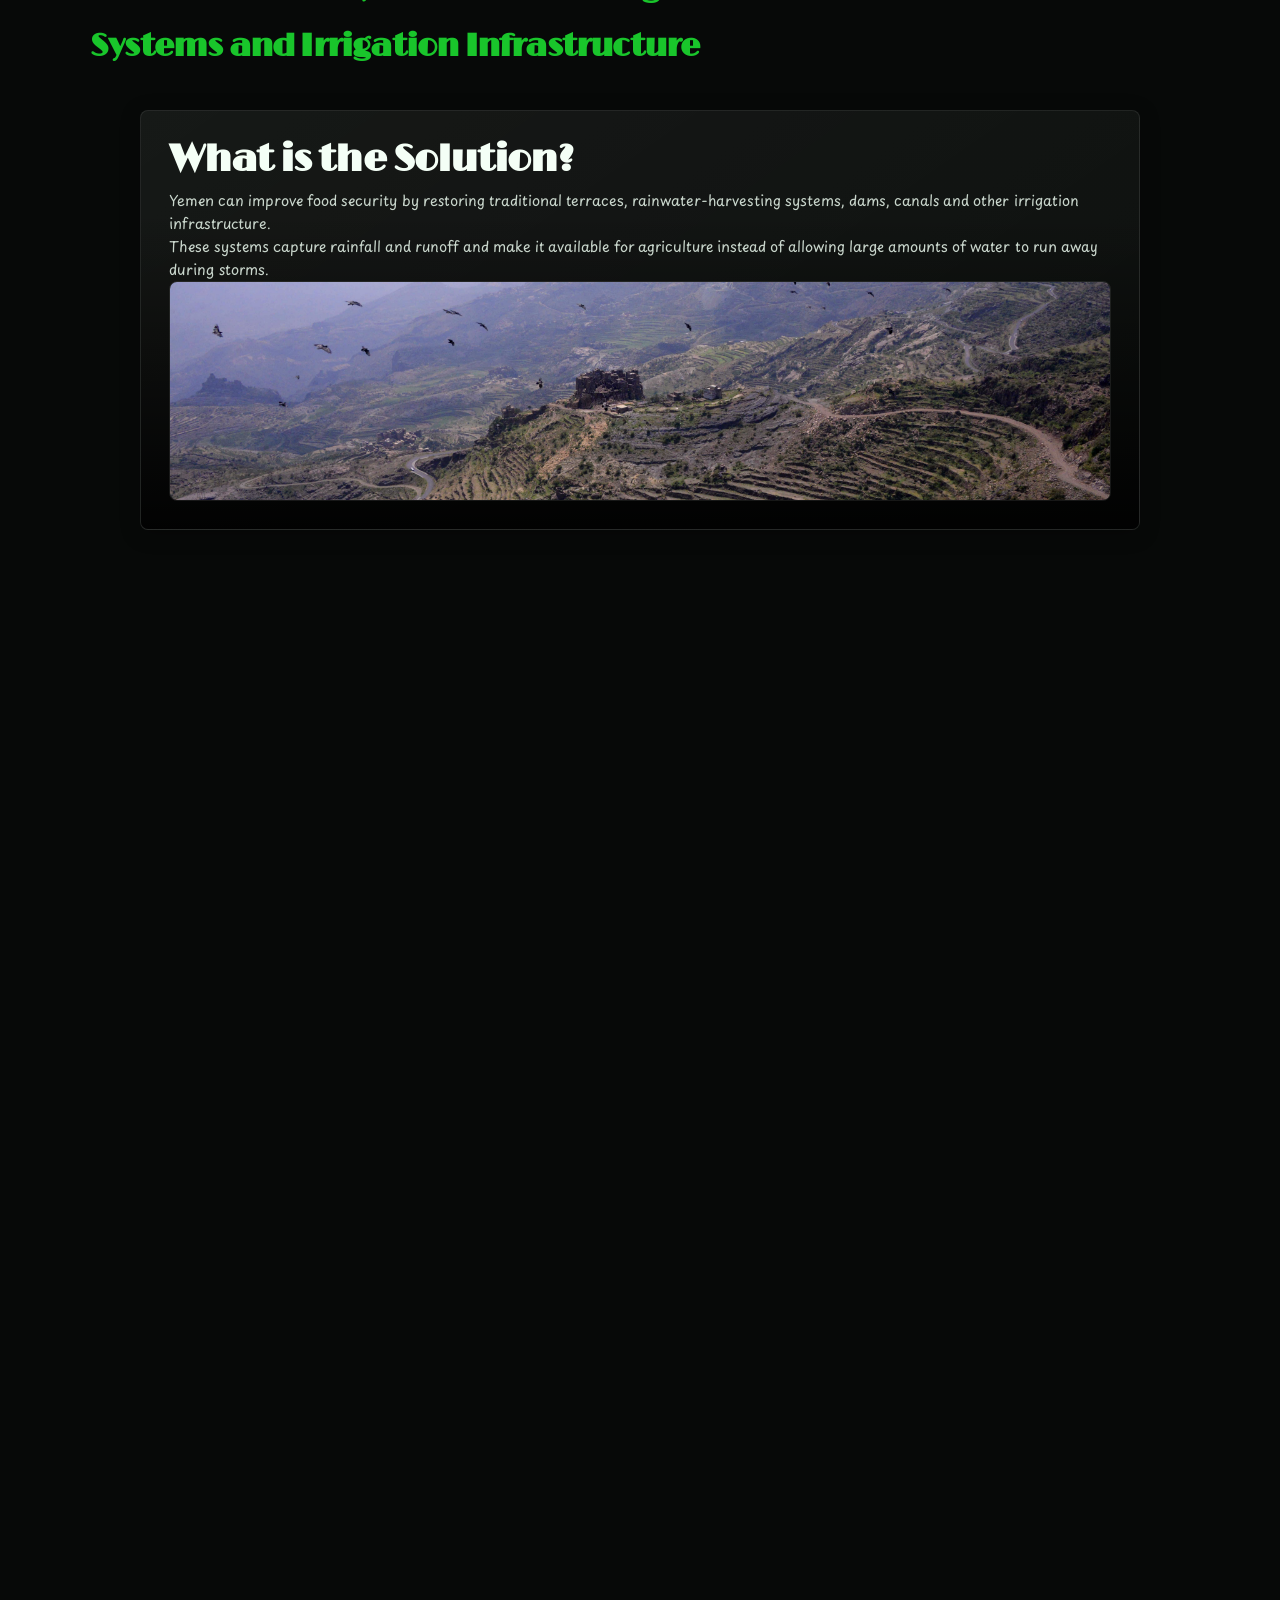
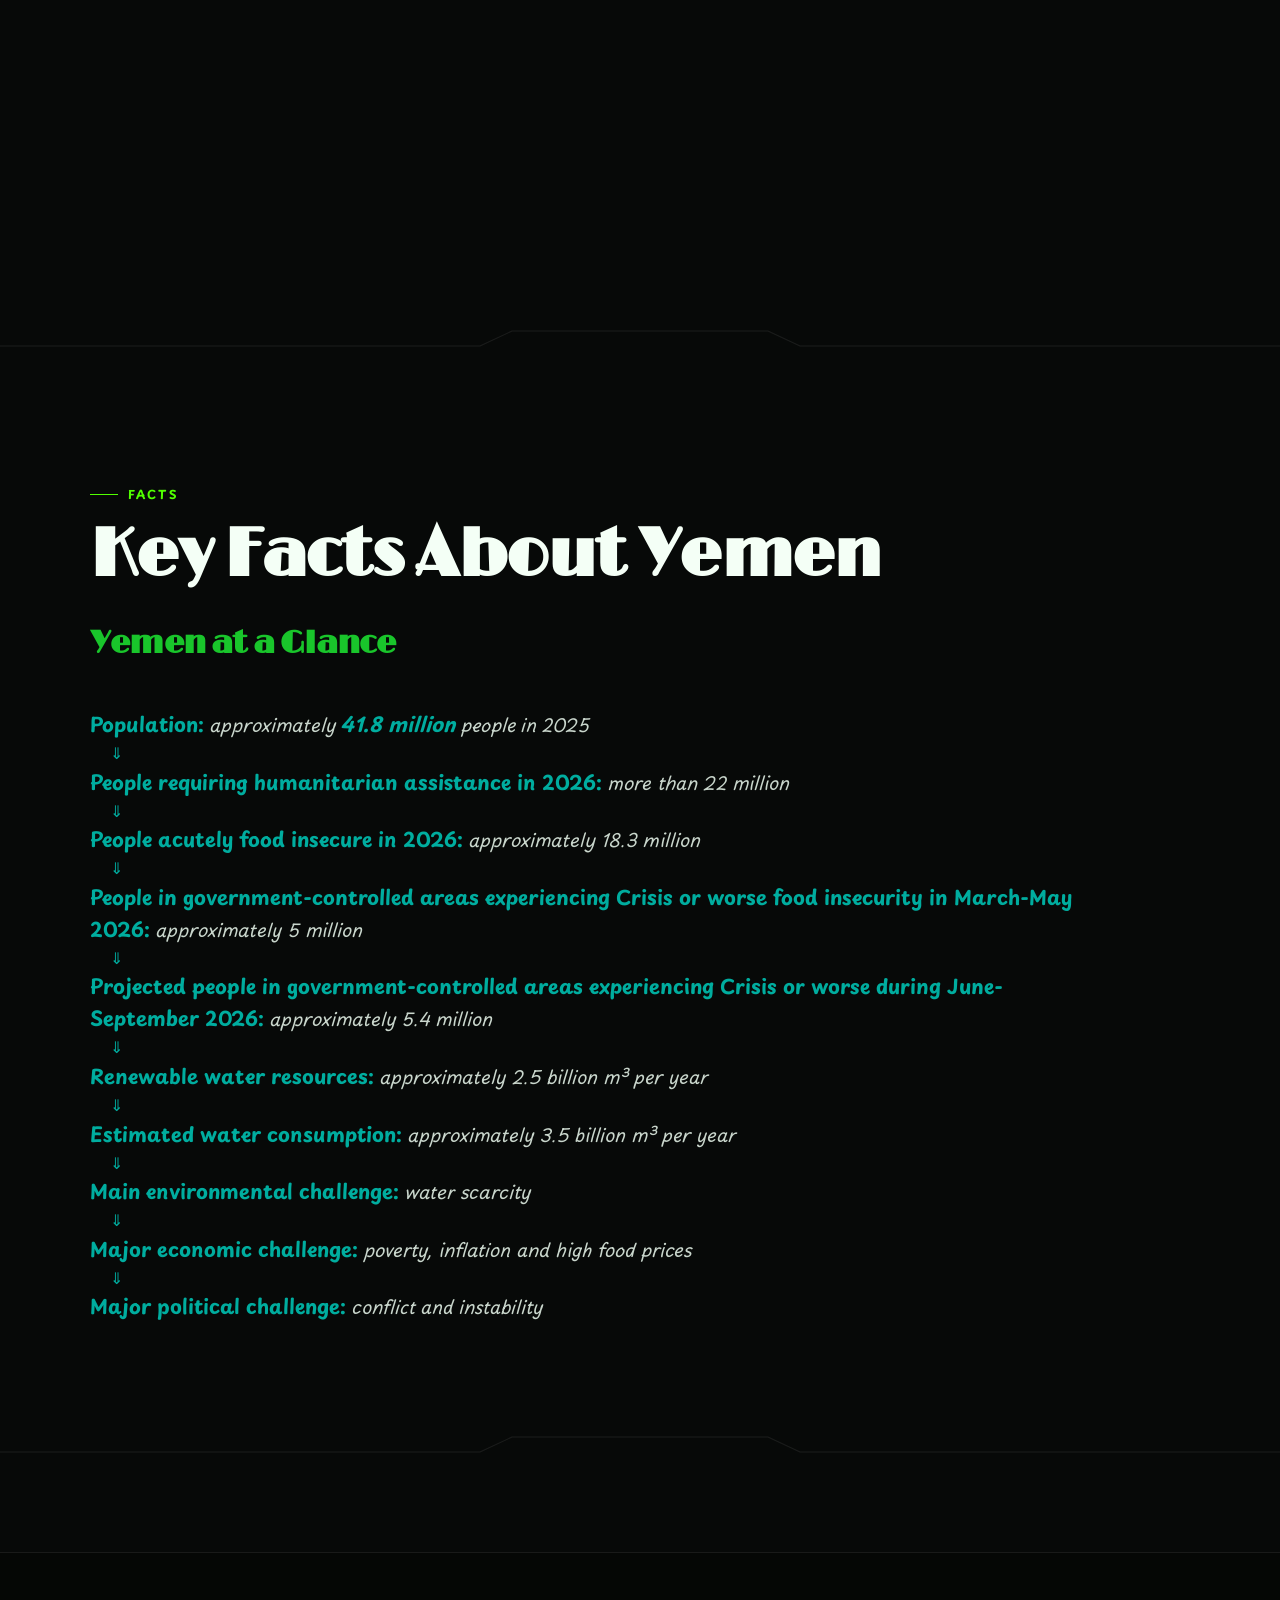
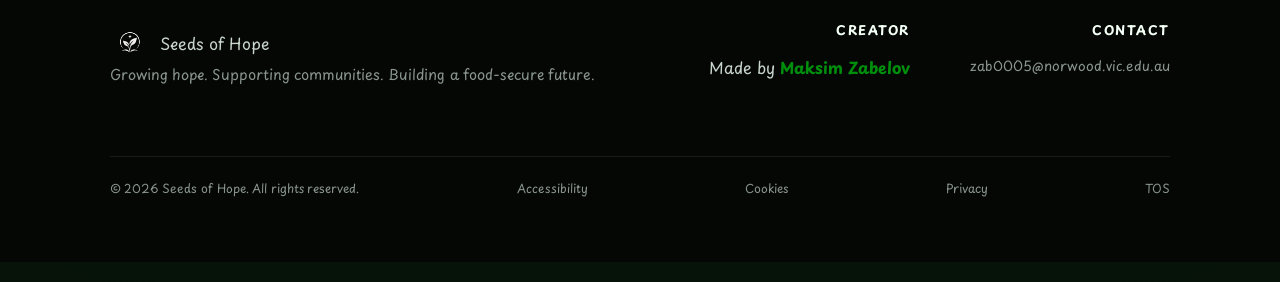
<file: pages/solutions.html>
<!DOCTYPE html>
<html lang="en">
    <head>
        <meta charset="UTF-8">
        <meta name="viewport" content="width=device-width, initial-scale=1.0">
        <title>Seeds of Hope—Sollutions</title>
        <link rel="icon" type="image/png" href="/assets/icons/favicon.png">
        <link rel="preconnect" href="https://fonts.googleapis.com">
        <link rel="preconnect" href="https://fonts.gstatic.com" crossorigin>
        <link href="https://fonts.googleapis.com/css2?family=Limelight&family=Playpen+Sans:wght@100..800&display=swap" rel="stylesheet">
        <link href="https://fonts.googleapis.com/css2?family=Playpen+Sans:wght@100..800&display=swap" rel="stylesheet">
        <link rel="stylesheet" href="/styles.css">
    </head>
    <button class="scroll-top" aria-label="Scroll to top">⇑</button>
    <body>
        <div class="header-wrapper">
            <header class="site-header">
                <nav class="nav-bar" id="nav-bar">
                    <a href="/index.html" class="logo">
                        <img src="/assets/icons/seeds-of-hope.png" alt="Seeds of Hope">
                        <span>Seeds of Hope—Sollutions</span>
                    </a>
                    <ul class="nav-links" id="nav-links">
                        <li><a href="./country.html" class="nav-bar-link">Country</a></li>
                        <li><a href="./challenges.html" class="nav-bar-link">Challenges</a></li>
                        <li><a href="./solutions.html" class="nav-bar-link-active">Solutions</a></li>
                        <li><a href="./bibliography.html" class="nav-bar-link">Sources</a></li>
                    </ul>
                </nav>
            </header>
        </div>
        <main id="top">
            <section class="hero" id="hero">
                <div class="hero-inner">
                    <div class="hero-text reveal">
                        <h1 class="hero-title">Solutions to Improve <strong>Food Security</strong></h1>
                        <p class="subtitle">What are some ways Food Security in Yemen can be <strong>improved</strong>?</p>
                    </div>
                </div>
                <div class="solutions-hero-background">
                    <img style="opacity: 0%;" src="/assets/images/solutions/hero.png" alt="" aria-hidden="true">
                </div>
            </section>
            <div class="section-breaker" aria-hidden="true">
                <svg viewBox="0 0 1200 40" preserveAspectRatio="none">
                    <path d="M0 20 H450 L480 5 H720 L750 20 H1200" />
                </svg>
            </div>
            <section class="section" id="top">
                <div class="section-inner">
                    <p class="section-eyebrow">Solutions</p>
                    <h1 class="section-title">What are the <strong>Solutions</strong>?</h1>
                    <h1 class="section-subtitle">Water-Efficient Irrigation and Solar-Powered Pumps</h1>
                </div>
                <div class="grid grid--1">
                    <div class="panel divisions-card reveal" style="--i:0">
                        <h3>What is the Solution?</h3>
                        <p>A realistic solution for Yemen is to expand water-efficient irrigation systems, including drip irrigation, solar-powered pumps and improved water-management systems.</p>
                        <p>Drip irrigation delivers water directly to crops instead of flooding entire fields. Solar pumps can replace expensive fuel-powered pumps.</p>
                        <img class="grid-image" src="/assets/images/solutions/drip-irrigaton.png" aria-hidden="true">
                    </div>
                </div>
                <div class="grid grid--2">
                    <div class="panel divisions-card reveal" style="--i:0">
                        <h3>How does it work?</h3>
                        <p>Solar panels provide electricity to pump water for irrigation. Drip irrigation then delivers controlled amounts of water directly to plant roots.</p>
                        <p>Water-user associations can also manage wells and irrigation systems so that groundwater is not overused.</p>
                        <p>This solution must be combined with groundwater monitoring and water regulations. Solar pumps can reduce fuel costs, but using them without controlling groundwater extraction could increase water depletion.</p>
                        <img class="grid-image" src="/assets/images/solutions/solar.png" aria-hidden="true">
                    </div>
                    <div class="panel divisions-card reveal" style="--i:1">
                        <h3>What challenge does it address?</h3>
                        <p>This strategy mainly addresses:</p>
                        <ul>
                            <li class="bullet">Water scarcity</li>
                            <li class="bullet">High farming costs</li>
                            <li class="bullet">Low agricultural production</li>
                            <li class="bullet">Dependence on fuel</li>
                            <li class="bullet">Climate variability</li>
                        </ul>
                        <img class="grid-image" src="/assets/images/solutions/irig-system.png" aria-hidden="true">
                    </div>
                </div>
                <div class="grid grid--2">
                    <div class="panel divisions-card reveal" style="--i:0">
                        <h3>Where is it already being used?</h3>
                        <p>FAO and the European Union have already used solar-powered irrigation systems in Yemen.</p>
                        <p>One FAO-EU project established 42 solar-powered water pumps in different districts. In one community in Ibb Governorate, a solar-powered well served around 400 people and supplied water to approximately 40 farms.</p>
                        <p>FAO also tested integrated water-management methods in the Sana’a Basin. Modern irrigation, piped systems, water harvesting and other measures reduced water use on irrigated land by 19%.</p>
                        <img class="grid-image" src="/assets/images/solutions/solar-powered-irrig.png" aria-hidden="true">
                    </div>
                    <div class="panel divisions-card reveal" style="--i:1">
                        <h3>Why would it work in Yemen?</h3>
                        <p>Solar energy is widely available in Yemen, while fuel for conventional pumps can be expensive and difficult to obtain.</p>
                        <p>Water-efficient irrigation would allow farmers to produce more food with less water. It could also reduce farming costs and help rural families maintain their livelihoods.</p>
                        <p>The strategy should be introduced alongside groundwater management so that increased access to solar pumping does not cause further groundwater depletion.</p>
                        <img class="grid-image" src="/assets/images/solutions/more-solars.png" aria-hidden="true">
                    </div>
                </div>
            </section>
            <div class="subsection-breaker" aria-hidden="true">
                <svg viewBox="0 0 600 20">
                    <path d="M0 10 H250 L260 5 H340 L350 10 H600" />
                </svg>
            </div>
            <section class="section" id="solution-2">
                <div class="section-inner">
                    <h1 class="section-subtitle">Restore Terraces, Water-Harvesting Systems and Irrigation Infrastructure</h1>
                </div>
                <div class="grid grid--1">
                    <div class="panel divisions-card reveal" style="--i:0">
                        <h3>What is the Solution?</h3>
                        <p>Yemen can improve food security by restoring traditional terraces, rainwater-harvesting systems, dams, canals and other irrigation infrastructure.</p>
                        <p>These systems capture rainfall and runoff and make it available for agriculture instead of allowing large amounts of water to run away during storms.</p>
                        <img class="grid-image" src="/assets/images/solutions/terrace.png" aria-hidden="true">
                    </div>
                </div>
                <div class="grid grid--2">
                    <div class="panel divisions-card reveal" style="--i:0">
                        <h3>How does it work?</h3>
                        <p>Terraces slow water flowing down mountain slopes. This reduces soil erosion and allows more water to soak into the ground.</p>
                        <p>Water-harvesting tanks and small dams can store rainfall for later use.</p>
                        <p>Rehabilitated canals can transport water to farms more efficiently.</p>
                        <img class="grid-image" src="/assets/images/solutions/terraces-slow-water.png" aria-hidden="true">
                    </div>
                    <div class="panel divisions-card reveal" style="--i:1">
                        <h3>What challenge does it address?</h3>
                        <p>This strategy addresses:</p>
                        <ul>
                            <li class="bullet">Water scarcity</li>
                            <li class="bullet">Drought</li>
                            <li class="bullet">Land degradation</li>
                            <li class="bullet">Flood damage</li>
                            <li class="bullet">Low agricultural productivity</li>
                            <li class="bullet">Climate change</li>
                        </ul>
                        <img class="grid-image" src="/assets/images/solutions/more-terraces.png" aria-hidden="true">
                    </div>
                </div>
                <div class="grid grid--3">
                    <div class="panel divisions-card reveal" style="--i:0">
                        <h3>Where is it already being used?</h3>
                        <p>FAO has already used this approach in Yemen.</p>
                        <p>In 2021, a FAO project rehabilitated 259 small and medium irrigation structures in Lahj and Ibb. The project included 98 water-harvesting tanks, 24 kilometres of terraces, 21 kilometres of canals, 5 kilometres of wadi-bank protection and nine shallow wells.</p>
                        <p>More recently, FAO has continued rehabilitating dams, canals and wells. In one 2025 project, a farmer reported being able to irrigate around 150 acres instead of 50 after water infrastructure was restored.</p>
                        <img class="grid-image" src="/assets/images/solutions/rehab.png" aria-hidden="true">
                    </div>
                    <div class="panel divisions-card reveal" style="--i:1">
                        <h3>Why would it work in Yemen?</h3>
                        <p>Terracing and water harvesting are already suited to Yemen’s mountainous terrain and have been used by Yemeni farmers for centuries.</p>
                        <p>Restoring these systems would combine traditional knowledge with modern engineering. It would help farmers capture more rainfall, reduce erosion and improve water availability without relying entirely on groundwater.</p>
                        <img class="grid-image" src="/assets/images/solutions/terrac-water-harvest.png" aria-hidden="true">
                    </div>
                    <div class="panel divisions-card reveal" style="--i:2">
                        <h3>Our Recommendation</h3>
                        <p>The best approach is not to rely on one solution.</p>
                        <p>Yemen needs both better water management and stronger agricultural infrastructure. Solar-powered drip irrigation can reduce water and fuel costs, while restored terraces, dams and water-harvesting systems can capture and store rainfall.</p>
                        <p>These strategies should also be combined with support for farmers, improved agricultural training, access to seeds and fertiliser, and continued humanitarian food assistance.</p>
                        <p>Improving food security in Yemen will require long-term investment as well as immediate humanitarian support.</p>
                        <img class="grid-image" src="/assets/images/solutions/mult-solutions.png"true">
                    </div>
                </div>
            </section>
            <div class="section-breaker" aria-hidden="true">
                <svg viewBox="0 0 1200 40" preserveAspectRatio="none">
                    <path d="M0 20 H450 L480 5 H720 L750 20 H1200" />
                </svg>
            </div>
            <section class="section" id="facts">
                <div class="section-inner">
                    <p class="section-eyebrow">Facts</p>
                    <h1 class="section-title">Key Facts About Yemen</h1>
                    <h1 class="section-subtitle">Yemen at a Glance</h1>
                    <div class="section-p">
                        <p><strong>Population:</strong> <em>approximately <strong>41.8 million</strong> people in 2025</em></p>
                        <p style="color: var(--secondary); margin-left: 20px;">⇓</p>
                        <p><strong>People requiring humanitarian assistance in 2026:</strong> <em> more than 22 million</em></p>
                        <p style="color: var(--secondary); margin-left: 20px;">⇓</p>
                        <p><strong>People acutely food insecure in 2026:</strong> <em>approximately 18.3 million</em></p>
                        <p style="color: var(--secondary); margin-left: 20px;">⇓</p>
                        <p><strong>People in government-controlled areas experiencing Crisis or worse food insecurity in March-May 2026:</strong> <em>approximately 5 million</em></p>
                        <p style="color: var(--secondary); margin-left: 20px;">⇓</p>
                        <p><strong>Projected people in government-controlled areas experiencing Crisis or worse during June-September 2026:</strong> <em>approximately 5.4 million</em></p>
                        <p style="color: var(--secondary); margin-left: 20px;">⇓</p>
                        <p><strong>Renewable water resources:</strong> <em>approximately 2.5 billion m³ per year</em></p>
                        <p style="color: var(--secondary); margin-left: 20px;">⇓</p>
                        <p><strong>Estimated water consumption:</strong> <em>approximately 3.5 billion m³ per year</em></p>
                        <p style="color: var(--secondary); margin-left: 20px;">⇓</p>
                        <p><strong>Main environmental challenge:</strong> <em>water scarcity</em></p>
                        <p style="color: var(--secondary); margin-left: 20px;">⇓</p>
                        <p><strong>Major economic challenge:</strong> <em>poverty, inflation and high food prices</em></p>
                        <p style="color: var(--secondary); margin-left: 20px;">⇓</p>
                        <p><strong>Major political challenge:</strong> <em>conflict and instability</em></p>
                    </div>
                </div>
            </section>
            <div class="section-breaker" aria-hidden="true">
                <svg viewBox="0 0 1200 40" preserveAspectRatio="none">
                    <path d="M0 20 H450 L480 5 H720 L750 20 H1200" />
                </svg>
            </div>
            <footer id="site-footer">
                <div class="section-inner">
                    <div class="footer-top">
                        <div>
                            <div class="footer-brand">
                                <img class="branding" src="/assets/icons/seeds-of-hope.png" alt="Seeds of Hope">
                                <p class="branding-text">Seeds of Hope</p>
                            </div>
                            <p class="footer-tagline">Growing hope. Supporting communities. Building a food-secure future.</p>
                        </div>
                        <div class="footer-links">
                            <div class="footer-col">
                                <h4>Creator</h4>
                                <p>Made by <strong>Maksim Zabelov</strong></p>
                            </div>
                            <div class="footer-col">
                                <h4>Contact</h4>
                                <a href="mailto:zab0005@norwood.vic.edu.au">zab0005@norwood.vic.edu.au</a>
                            </div>
                        </div>
                    </div>
                    <div class="footer-bottom">
                        <span>&copy; 2026 Seeds of Hope. All rights reserved.</span>
                        <a href="/legal/accessibility.html" rel="noopener">Accessibility</a>
                        <a href="/legal/cookies.html" rel="noopener">Cookies</a>
                        <a href="/legal/privacy.html" rel="noopener">Privacy</a>
                        <a href="/legal/terms.html" rel="noopener">TOS</a>
                    </div>
                </div>
                <button class="nox-mode-toggle" id="nox-mode-toggle" type="button">
                    <span class="nox-mode-icon">NOX</span>
                </button>
                <div class="nox-overlay" id="nox-overlay" aria-hidden="true">
                    <div class="nox-panel">
                        <span class="nox-panel-label">SYSTEM OVERRIDE</span>
                        <h2>NOXARYN</h2>
                        <p>
                            Independent developer building software,
                            websites and digital systems.
                        </p>
                        <div class="nox-info">
                            <span>DEVELOPER</span>
                            <span>NOXARYN</span>
                        </div>
                        <div class="nox-info">
                            <span>STATUS</span>
                            <span>ALWAYS ONLINE</span>
                        </div>
                        <div class="nox-info">
                            <span>FOCUS</span>
                            <span>SOFTWARE / WEB / SYSTEMS</span>
                        </div>
                        <div class="nox-info">
                            <span>INSTAGRAM</span>
                            <a href="https://instagram.com/n0xaryn" target="_blank" rel="noopener">@n0xaryn</a>
                        </div>
                        <div class="nox-info">
                            <span>DISCORD</span>
                            <a href="https://discord.gg/NTdnAcGfRq" target="_blank" rel="noopener">Noxaryn Studio</a>
                        </div>
                        <button class="nox-close" id="nox-close" type="button">
                            EXIT SYSTEM
                        </button>
                    </div>
                </div>
            </footer>
        </main>
        <script src="/script.js"></script>
    </body>
</html>
</file>
<file: styles.css>
:root {
    --background: #070908;
    --background-light: #0b0e0c;

    --surface: #0a0d0b;
    --surface-light: #111612;
    --surface-hover: #151b16;

    --text: #f4fff6;
    --text-muted: #c9d6cc;
    --text-dim: #89958d;

    --primary: #008f0c;
    --primary-light: #19c52b;
    --secondary: #00ad9f;
    --accent: #51ff00;

    --border: rgba(255, 255, 255, 0.08);
    --border-light: rgba(255, 255, 255, 0.14);

    --shadow-sm: 0 4px 20px rgba(0, 0, 0, 0.25);
    --shadow-md: 0 12px 40px rgba(0, 0, 0, 0.4);
    --shadow-lg: 0 25px 80px rgba(0, 0, 0, 0.55);

    --glow-primary: 0 0 30px rgba(0, 143, 12, 0.25);
    --glow-accent: 0 0 35px rgba(81, 255, 0, 0.18);

    --max-width: 1100px;
    --header-height: 80px;

    --radius-sm: 2px;
    --radius-md: 8px;
    --radius-lg: 16px;

    --font-heading: "Limelight", sans-serif;
    --font-body: "Playpen Sans", sans-serif;

    --transition-fast: 150ms ease;
    --transition: 250ms ease;
    --transition-slow: 500ms ease;

    --home-hero-image: url("./assets/images/home/hero.png");
    --solutions-hero-image: url("./assets/images/solutions/hero.png");
    --country-hero-image: url("./assets/images/country/hero.png");
    --challenges-hero-image: url("./assets/images/challenges/hero.png");

    --nox-background: #050505;
    --nox-surface: #0b0b0b;
    --nox-surface-alt: #111111;

    --nox-text: #f2f2f2;
    --nox-text-muted: #858585;

    --nox-primary: #ffffff;
    --nox-secondary: #bdbdbd;
    --nox-accent: #ffffff;

    --nox-border: rgba(255, 255, 255, 0.14);
    --nox-border-hover: rgba(255, 255, 255, 0.35);

    --nox-shadow: 0 15px 45px rgba(0, 0, 0, 0.8);
    --nox-glow: 0 0 25px rgba(255, 255, 255, 0.08);
}

* {
    margin: 0;
    padding: 0;
    box-sizing: border-box;
}

html {
    font-size: 100%;
    scroll-behavior: smooth;
    scroll-padding-top: 90px;
    scrollbar-width: thin;
    scrollbar-color: var(--primary) transparent;
}

body {
    min-height: 100vh;
    overflow-x: hidden;

    background:
        radial-gradient(
            circle at 50% -20%,
            rgba(0, 143, 12, 0.12),
            transparent 45%
        ),
        var(--background);

    color: var(--text);
    font-family: var(--font-body);
    font-weight: 400;
    line-height: 1.6;
}

body::before {
    content: "";
    position: fixed;
    inset: 0;
    z-index: 9999;

    pointer-events: none;

    background: linear-gradient(
        rgba(255, 255, 255, 0.015) 1px,
        transparent 1px
    );
    background-size: 100% 4px;
    opacity: 0.15;
}

a {
    color: inherit;
    text-decoration: none;
}

img {
    display: block;
    max-width: 100%;
}

button,
input,
textarea,
select {
    font: inherit;
}

button {
    cursor: pointer;
}

::selection {
    background: var(--accent);
    color: #000;
}

h1,
h2,
h3,
h4,
h5 {
    font-family: var(--font-heading);
    font-weight: 700;
    line-height: 1.1;
    letter-spacing: -0.025em;
}

h1 {
    font-size: clamp(3rem, 7vw, 4.2rem);
}

h2 {
    font-size: clamp(2.25rem, 5vw, 3.15rem);
}

h3 {
    font-size: clamp(1.8rem, 4vw, 2.37rem);
}

h4 {
    font-size: 1.78rem;
}

h5 {
    font-size: 1.33rem;
}

p {
    color: var(--text-muted);
}

small {
    font-size: 0.75rem;
}

strong {
    color: var(--primary);
    text-shadow: none;
}
strong:hover {
    text-shadow:
        0 0 1px var(--nox-primary),
        0 0 2px var(--nox-primary),
        0 0 4px var(--nox-primary),
        0 0 8px var(--nox-primary);
}

.header-wrapper {
    position: fixed;
    top: 0;
    left: 0;

    width: 100%;
    height: calc(var(--header-height) + 50px);

    z-index: 1000;

    /* invisible */
    background: transparent;

    /* allows the wrapper to detect hover */
    pointer-events: auto;
}

.site-header {
    position: absolute;
    top: -50px;
    left: 10%;

    width: 80%;
    height: var(--header-height);

    border-radius: 30px;

    align-items: center;

    background: rgba(7, 9, 8, 0.72);
    border-bottom: 1px solid var(--border);

    backdrop-filter: blur(18px);
    -webkit-backdrop-filter: blur(18px);

    transition:
        background var(--transition),
        border-color var(--transition),
        box-shadow var(--transition),
        transform var(--transition);
}

.header-wrapper:hover .site-header {
    background: rgba(7, 9, 8, 0.88);
    border-color: var(--border-light);
    box-shadow: var(--shadow-sm);

    transform: translateY(80%);
}

.nav-bar {
    width: min(calc(100% - 40px), var(--max-width));
    height: 100%;
    margin: 0 auto;

    display: flex;
    align-items: center;
    justify-content: space-between;
    gap: 30px;
}

.logo {
    position: relative;

    display: flex;
    align-items: center;
    gap: 10px;

    color: var(--text);
    font-family: var(--font-heading);
    font-size: 1.35rem;
    letter-spacing: 0.08em;

    transition: color var(--transition);
}

.logo img {
    width: 38px;
    height: 38px;
    object-fit: contain;
    flex-shrink: 0;
}

.logo::after {
    content: "";
    position: absolute;
    left: 0;
    bottom: -5px;

    width: 25px;
    height: 2px;

    background: var(--accent);
    box-shadow: var(--glow-accent);

    transition:
        width var(--transition),
        background var(--transition);
}

.logo:hover {
    color: var(--accent);
}

.logo:hover::after {
    width: 100%;
}

.nav-links {
    display: flex;
    align-items: center;
    gap: 8px;
}

.nav-links li {
    list-style: none;
}

.nav-bar-link {
    position: relative;

    padding: 10px 15px;

    color: var(--text-dim);
    font-size: 0.9rem;
    font-weight: 600;

    border-radius: var(--radius-sm);

    transition:
        color var(--transition),
        background var(--transition),
        transform var(--transition);
}

.nav-bar-link::before {
    content: "";
    position: absolute;
    left: 15px;
    right: 15px;
    bottom: 5px;

    height: 1px;

    background: var(--accent);

    transform: scaleX(0);
    transform-origin: center;

    transition: transform var(--transition);
}

.nav-bar-link:hover {
    color: var(--text);
    background: rgba(255, 255, 255, 0.04);
    transform: scale(1.2);
}

.nav-bar-link:hover::before {
    transform: scaleX(1);
}

.nav-bar-link-active {
    position: relative;

    padding: 15px 15px;

    color: var(--primary);
    font-size: 1.2rem;
    font-weight: 800;

    text-shadow: 0 0 1px var(--nox-accent);

    border-radius: var(--radius-sm);

    transition:
        color var(--transition),
        background var(--transition);
}

.nav-bar-link-active::before {
    content: "";
    position: absolute;
    left: 15px;
    right: 15px;
    bottom: 5px;

    height: 1px;

    background: var(--primary-light);

    transform: scaleX(0);
    transform-origin: center;

    transition: transform var(--transition);
}

.nav-bar-link-active:hover {
    color: var(--accent);
    background: rgba(255, 255, 255, 0.04);
}

.nav-bar-link-active:hover::before {
    transform: scaleX(1);
}


.hero {
    position: relative;
    min-height: 100vh;

    display: flex;
    align-items: center;

    overflow: hidden;
    isolation: isolate;
}

.home-hero-background {
    position: absolute;
    inset: 0;
    z-index: -2;

    width: 100%;
    height: 100%;

    background-image:
        linear-gradient(
            90deg,
            rgba(7, 9, 8, 0.98) 0%,
            rgba(7, 9, 8, 0.78) 45%,
            rgba(7, 9, 8, 0.45) 100%
        ),
        var(--home-hero-image);

    background-repeat: no-repeat;
    background-position: center;
    background-size: cover;
}
.challenges-hero-background {
    position: absolute;
    inset: 0;
    z-index: -2;

    width: 100%;
    height: 100%;

    background-image:
        linear-gradient(
            90deg,
            rgba(7, 9, 8, 0.98) 0%,
            rgba(7, 9, 8, 0.78) 45%,
            rgba(7, 9, 8, 0.45) 100%
        ),
        var(--challenges-hero-image);

    background-repeat: no-repeat;
    background-position: center;
    background-size: cover;
}
.solutions-hero-background {
    position: absolute;
    inset: 0;
    z-index: -2;

    width: 100%;
    height: 100%;

    background-image:
        linear-gradient(
            90deg,
            rgba(7, 9, 8, 0.98) 0%,
            rgba(7, 9, 8, 0.78) 45%,
            rgba(7, 9, 8, 0.45) 100%
        ),
        var(--solutions-hero-image);

    background-repeat: no-repeat;
    background-position: center;
    background-size: cover;
}
.country-hero-background {
    position: absolute;
    inset: 0;
    z-index: -2;

    width: 100%;
    height: 100%;

    background-image:
        linear-gradient(
            90deg,
            rgba(7, 9, 8, 0.98) 0%,
            rgba(7, 9, 8, 0.78) 45%,
            rgba(7, 9, 8, 0.45) 100%
        ),
        var(--country-hero-image);

    background-repeat: no-repeat;
    background-position: center;
    background-size: cover;
}

.hero::before {
    content: "";
    position: absolute;
    inset: 0;
    z-index: -1;

    background:
        radial-gradient(
            circle at 70% 50%,
            rgba(0, 173, 159, 0.12),
            transparent 35%
        ),
        radial-gradient(
            circle at 20% 70%,
            rgba(0, 143, 12, 0.12),
            transparent 40%
        );
}
.hero-inner {
    width: min(calc(100% - 40px), var(--max-width));
    margin: 0 auto;
    padding-top: var(--header-height);

    display: flex;
    align-items: center;
}

.hero-text {
    max-width: 720px;
    animation: heroEnter 900ms cubic-bezier(.16, 1, .3, 1) both;
}

.hero-title {
    margin-bottom: 22px;

    font-size: clamp(3.5rem, 9vw, 7rem);

    background: linear-gradient(
        135deg,
        #fff 20%,
        #d7ffdd 50%,
        var(--accent) 100%
    );

    -webkit-background-clip: text;
    background-clip: text;
    color: transparent;

    filter: drop-shadow(0 0 25px rgba(81, 255, 0, 0.08));
}

.subtitle {
    max-width: 600px;

    position: relative;

    color: var(--text-muted);
    font-size: clamp(1rem, 2vw, 1.2rem);
    line-height: 1.8;
    transition: transform var(--transition), translate var(--transition);
}

.subtitle:hover {
    transform: translateX(10%) translateY(-10%) scale(1.2);
}

@keyframes heroEnter {
    from {
        opacity: 0;
        transform: translateY(35px);
    }

    to {
        opacity: 1;
        transform: translateY(0);
    }
}


.section {
    position: relative;

    padding: 110px 20px;
    overflow: hidden;
}

.gif {
    width: 40%;
    height: auto;
    margin-left: 30%;
    border-color: var(--border-light);
    border-radius: 10%;
    transition: transform var(--transition-slow), border-color var(--transition-slow);
}

.gif:hover {
    transform: scale(1.5);
    border-color: var(--border-hover);
    box-shadow: 0 0 10px var(--primary-light),
                0 0 20px var(--primary-light);
}

.section-inner {
    width: min(100%, var(--max-width));
    margin: 0 auto;
}

.section-eyebrow {
    display: inline-flex;
    align-items: center;
    gap: 10px;

    margin-bottom: 15px;

    color: var(--accent);
    font-size: 0.75rem;
    font-weight: 700;
    text-transform: uppercase;
    letter-spacing: 0.18em;
    transition: transform var(--transition);
}

.section-eyebrow:hover {
    transform: translateX(50%) scale(2);
}

.section-eyebrow::before {
    content: "";

    width: 28px;
    height: 1px;

    background: var(--accent);
    box-shadow: var(--glow-accent);
}

.section-title {
    margin-bottom: 22px;
}

.section-text {
    max-width: 700px;
    margin-bottom: 45px;
    color: var(--text-muted);
}

.section-p {
    max-width: 1000px;
    color: var(--text-dim);
}

.section-p strong {
    font-size: 1.25rem;
    color: var(--secondary);
}
.section-p em {
    display: inline-block;
    font-size: 1.125rem;
    transition: transform var(--transition);
}
.section-p em:hover {
    transform: translateX(5%) scaleX(1.125) scaleY(1.0625);
}

.section-background {
    position: absolute;
    top: -10%;
    left: 0;
    z-index: -1;

    width: 100%;
    height: 120%;

    object-fit: cover;
    object-position: center;

    pointer-events: none;

    will-change: transform;
}

.section-subtitle {
    max-width: 700px;
    margin-bottom: 35px;

    color: var(--primary-light);
    font-size: 2rem;
    line-height: 1.8;
    transition: transform var(--transition);
}

.section-subtitle:hover {
    transform: translateX(10%) scale(1.125);
}

.bullet {
    position: relative;
    padding-left: 22px;
    margin-bottom: 8px;

    color: var(--text-muted);
    list-style: none;

    transition: transform var(--transition);
}

.bullet:hover {
    transform: translateX(12.5%) scale(1.25);
}

.bullet::before {
    content: "";
    position: absolute;
    left: 0;
    top: 0.7em;

    width: 6px;
    height: 6px;

    background: var(--accent);
    border-radius: 50%;
    box-shadow: 0 0 8px rgba(81, 255, 0, 0.35);
}

.ref-link {
    display: block;
    width: fit-content;

    position: relative;
    padding: 15px 15px;

    color: var(--primary);
    font-size: 1.2rem;
    font-weight: 800;

    border-radius: var(--radius-sm);

    transition:
        color var(--transition),
        background var(--transition);
}

.ref-link::before {
    content: "";
    position: absolute;
    left: 15px;
    right: 15px;
    bottom: 5px;

    height: 1px;

    background: var(--primary-light);

    transform: scaleX(0);
    transform-origin: center;

    transition: transform var(--transition);
}

.ref-link:hover {
    color: var(--accent);
    background: rgba(255, 255, 255, 0.04);
}

.ref-link-active:hover::before {
    transform: scaleX(1);
}



.definition-content {
    width: min(100%, var(--max-width));
    margin: 35px auto 0;

    display: grid;
    grid-template-columns: 1fr 1fr;
    gap: 30px;

    align-items: stretch;
}

.section-definition {
    position: relative;

    min-height: 400px;
    padding: 45px;

    display: flex;
    align-items: center;

    background:
        linear-gradient(
            145deg,
            rgba(255, 255, 255, 0.055),
            rgba(255, 255, 255, 0.015)
        ),
        var(--surface);

    border: 1px solid var(--border);
    border-radius: var(--radius-md);
    box-shadow: var(--shadow-sm);

    overflow: hidden;
}

.section-definition::before {
    content: "";
    position: absolute;
    top: 0;
    left: 0;
    right: 0;

    height: 1px;

    background: linear-gradient(
        90deg,
        transparent,
        rgba(81, 255, 0, 0.5),
        transparent
    );
}

.section-definition p {
    max-width: 600px;

    color: var(--text-muted);
    font-size: clamp(1.05rem, 2vw, 1.3rem);
    line-height: 1.9;
}

.definition-visual {
    min-height: 400px;
    overflow: hidden;

    border: 1px solid var(--border);
    border-radius: var(--radius-md);
    box-shadow: var(--shadow-md);
}

.definition-image {
    width: 100%;
    height: auto;
    object-fit: cover;

    border: 1px solid var(--border);
    border-radius: var(--radius-md);

    filter: saturate(0.75) contrast(1.05);

    box-shadow: var(--shadow-md);

    transition:
        transform var(--transition-slow),
        filter var(--transition-slow),
        border-color var(--transition);
}

.definition-visual:hover .definition-image {
    transform: scale(1.035);
    filter: saturate(1) contrast(1.05);
    border-color: rgba(81, 255, 0, 0.22);
}


.grid {
    display: grid;
    gap: 20px;
    row-gap: 20px;
    align-items: flex-start;
}

.grid--1 {
    grid-template-columns: repeat(1, 1fr);
    max-width: 1000px;
    margin: 0 auto;
}

.grid--2 {
    grid-template-columns: repeat(2, 1fr);
    max-width: 1500px;
    margin: 0 auto;
}

.grid--3 {
    grid-template-columns: repeat(3, 1fr);
    max-width: 2000px;
    margin: 0 auto;
}

.grid--4 {
    grid-template-columns: repeat(4, 1fr);
    max-width: 2500px;
    margin: 0 auto;
}

.panel {
    position: relative;

    padding: 28px;
    overflow: hidden;

    height: 100%;

    background:
        linear-gradient(
            145deg,
            rgba(255, 255, 255, 0.055),
            rgba(255, 255, 255, 0.015)
        ),
        var(--surface);

    border: 1px solid var(--border);
    border-radius: var(--radius-md);
    box-shadow: var(--shadow-sm);

    transition:
        transform var(--transition),
        border-color var(--transition),
        background var(--transition),
        box-shadow var(--transition);
}

.panel::before {
    content: "";
    position: absolute;
    top: 0;
    left: 0;
    right: 0;

    height: 1px;

    background: linear-gradient(
        90deg,
        transparent,
        rgba(81, 255, 0, 0.5),
        transparent
    );

    opacity: 0;
    transition: opacity var(--transition);
}

.panel:hover {
    transform: translateY(-6px);

    background:
        linear-gradient(
            145deg,
            rgba(255, 255, 255, 0.075),
            rgba(255, 255, 255, 0.02)
        ),
        var(--surface-light);

    border-color: rgba(81, 255, 0, 0.22);

    box-shadow:
        var(--shadow-md),
        var(--glow-primary);
}

.panel:hover::before {
    opacity: 1;
}

.divisions-card {
    min-height: 280px;

    display: flex;
    flex-direction: column;
    justify-content: flex-end;

    isolation: isolate;
    cursor: pointer;
}

.divisions-card::after {
    content: "";
    position: absolute;
    inset: 0;
    z-index: -1;

    background: linear-gradient(
        to top,
        rgba(0, 0, 0, 0.9),
        rgba(0, 0, 0, 0.05) 75%
    );
}

.divisions-card h3 {
    margin-bottom: 8px;
}

.divisions-card p {
    color: var(--text-muted);
    font-size: 0.9rem;
}

.divisions-card:hover {
    transform: translateY(-8px) scale(1.01);
}

.grid-image {
    width: 100%;
    height: 220px;
    object-fit: cover;

    border: 1px solid var(--border);
    border-radius: var(--radius-md);

    filter: saturate(0.75) contrast(1.05);

    transition:
        transform var(--transition-slow),
        filter var(--transition-slow);
}

.panel:hover .grid-image {
    transform: scale(1.035);
    filter: saturate(1) contrast(1.05);
}


.faq {
    max-width: 900px;
    margin: 2rem auto 0;
}

.faq-item {
    margin-bottom: 1rem;
    background: var(--surface);
    border: 1px solid var(--secondary);
    border-radius: 6px;
    overflow: hidden;

    transition:
        transform var(--transition),
        box-shadow var(--transition),
        border-color var(--transition);
}

.faq-item:hover {
    transform: translateY(-2px);
    border-color: var(--primary-light);
    box-shadow:
        0 0 4px var(--primary-light),
        0 0 6px var(--primary-light),
        0 0 8px var(--primary-light);
}

.faq-item summary {
    display: flex;
    align-items: center;
    justify-content: space-between;

    padding: 1.25rem;
    cursor: pointer;

    color: var(--text);
    font-weight: 700;

    list-style: none;
    user-select: none;
}

.faq-item summary::-webkit-details-marker {
    display: none;
}

.faq-icon {
    flex-shrink: 0;
    margin-left: 1rem;

    color: var(--accent);
    font-size: 1.5rem;

    transition: transform var(--transition-fast);
}

.faq-item[open] .faq-icon {
    transform: rotate(45deg);
}

.faq-answer {
    height: 0;
    overflow: hidden;

    transition: height var(--transition-fast);
}

.faq-answer p {
    margin: 0;
    padding: 0 1.25rem 1.25rem;

    color: var(--text-dim);
    line-height: 1.7;
}


.button {
    min-height: 46px;
    padding: 0 22px;

    display: inline-flex;
    align-items: center;
    justify-content: center;
    gap: 10px;

    color: #061006;
    background: var(--accent);

    border: 1px solid var(--accent);
    border-radius: var(--radius-sm);

    font-weight: 800;

    transition:
        transform var(--transition),
        box-shadow var(--transition),
        background var(--transition);
}

.button:hover {
    transform: translateY(-2px);

    background: #72ff32;

    box-shadow:
        0 8px 30px rgba(81, 255, 0, 0.2),
        var(--glow-accent);
}

.button:active {
    transform: translateY(0);
}

.button--secondary {
    color: var(--text);
    background: transparent;
    border-color: var(--border-light);
    box-shadow: none;
}

.button--secondary:hover {
    color: var(--accent);
    background: rgba(81, 255, 0, 0.05);
    border-color: rgba(81, 255, 0, 0.3);
    box-shadow: none;
}


#site-footer {
    position: relative;
    margin-top: 80px;

    background: #050705;
    border-top: 1px solid var(--border);
}



.footer-top {
    width: min(calc(100% - 40px), var(--max-width));
    margin: 0 auto;
    padding: 70px 0;

    display: grid;
    grid-template-columns: 1fr auto;
    gap: 80px;
    align-items: start;
}

.footer-brand {
    max-width: 350px;

    display: flex;
    align-items: center;
    gap: 10px;
}

.footer-brand h3 {
    margin-bottom: 12px;
}

.footer-brand .branding {
    width: 40px;
    height: 40px;
    object-fit: contain;
    flex-shrink: 0;
}

.footer-brand .branding-text {
    margin: 0;
}

.footer-tagline {
    color: var(--text-dim);
    font-size: 0.9rem;
}

.footer-links {
    display: flex;
    gap: 60px;
}

.footer-col {
    display: flex;
    flex-direction: column;
    align-items: flex-end;
    gap: 10px;
}

.footer-col h4 {
    margin-bottom: 8px;

    color: var(--text);
    font-family: var(--font-body);
    font-size: 0.8rem;

    text-transform: uppercase;
    letter-spacing: 0.12em;
}

.footer-col a {
    color: var(--text-dim);
    font-size: 0.85rem;

    transition:
        color var(--transition),
        transform var(--transition);
}

.footer-col a:hover {
    color: var(--accent);
    transform: translateX(-4px);
}

.footer-bottom {
    width: min(calc(100% - 40px), var(--max-width));
    margin: 0 auto;
    padding: 22px 0;

    display: flex;
    align-items: center;
    justify-content: space-between;

    border-top: 1px solid var(--border);

    color: var(--text-dim);
    font-size: 0.75rem;
}

.branding {
    width: auto;
    height: 50px;
}


.scroll-top {
    position: fixed;
    right: 50px;
    bottom: 50px;
    z-index: 1000;

    width: 46px;
    height: 46px;

    display: grid;
    place-items: center;

    font-size: 1rem;
    font-weight: 600;

    color: var(--text);
    background: rgba(10, 13, 11, 0.8);

    border: 1px solid var(--border-light);
    border-radius: 25%;

    backdrop-filter: blur(12px);
    box-shadow: var(--shadow-md);

    opacity: 0;
    visibility: hidden;
    transform: translateX(15px) translateY(15px);

    transition:
        opacity var(--transition),
        visibility var(--transition),
        transform var(--transition-slow),
        border-color var(--transition),
        color var(--transition),
        font-size var(--transition),
        font-weight var(--transition),
        border-radius var(--transition);
}


.scroll-top.visible {
    opacity: 1;
    visibility: visible;
    transform: translateY(0);
}

.scroll-top:hover {
    color: var(--accent);
    border-color: rgba(81, 255, 0, 0.35);
    box-shadow: var(--glow-accent);
    transform: scale(1.25);
    font-size: 1.5rem;
    font-weight: 800;
    border-radius: 50%;
}

.scroll-top:active {
    transform: translateY(0);
}


.reveal {
    opacity: 0;
    transform: translateY(35px);

    transition:
        opacity 0.7s ease,
        transform 0.7s ease;
}

.reveal.active {
    opacity: 1;
    transform: translateY(0);
}

.reveal:nth-child(1) {
    transition-delay: 0s;
}

.reveal:nth-child(2) {
    transition-delay: 0.25s;
}

.reveal:nth-child(3) {
    transition-delay: 0.5s;
}

.reveal:nth-child(4) {
    transition-delay: 0.75s;
}

.reveal:nth-child(5) {
    transition-delay: 1s;
}

.reveal:nth-child(6) {
    transition-delay: 1.25s;
}

.reveal:nth-child(7) {
    transition-delay: 1.5s;
}

.reveal:nth-child(8) {
    transition-delay: 1.75s;
}

.reveal:nth-child(9) {
    transition-delay: 2s;
}

.reveal:nth-child(10) {
    transition-delay: 2.25s;
}

.reveal:nth-child(11) {
    transition-delay: 2.5s;
}
.reveal:nth-child(12) {
    transition-delay: 2.75s;
}


::-webkit-scrollbar {
    width: 10px;
}

::-webkit-scrollbar-track {
    background: transparent;
}

::-webkit-scrollbar-thumb {
    background: linear-gradient(
        180deg,
        var(--primary),
        var(--secondary)
    );

    border: 2px solid var(--background);
    border-radius: 999px;
}

::-webkit-scrollbar-thumb:hover {
    background: var(--accent);
    box-shadow: 0 0 10px rgba(81, 255, 0, 0.35);
}


@media (max-width: 900px) {
    .grid--4 {
        grid-template-columns: repeat(2, 1fr);
    }

    .footer-top {
        grid-template-columns: 1fr 1fr;
    }

    .definition-content {
        grid-template-columns: 1fr;
    }

    .section-definition,
    .definition-visual {
        min-height: 320px;
    }

    .definition-image {
        height: 320px;
    }
}

@media (max-width: 650px) {
    :root {
        --header-height: 70px;
    }

    .nav-bar {
        width: min(calc(100% - 25px), var(--max-width));
    }

    .nav-links {
        gap: 2px;
    }

    .nav-bar-link {
        padding: 8px 9px;
        font-size: 0.75rem;
    }

    .hero-inner {
        width: min(calc(100% - 30px), var(--max-width));
    }

    .section {
        padding: 80px 15px;
    }

    .grid--4 {
        grid-template-columns: 1fr;
    }

    .footer-top {
        grid-template-columns: 1fr;
        gap: 40px;
    }

    .footer-links {
        gap: 35px;
    }

    .footer-bottom {
        flex-direction: column;
        align-items: flex-start;
        gap: 8px;
    }

    .section-definition {
        min-height: auto;
        padding: 30px;
    }

    .section-definition p {
        font-size: 1rem;
        line-height: 1.8;
    }

    .definition-visual {
        min-height: 260px;
    }

    .definition-image {
        height: 260px;
    }

    .scroll-top {
        right: 15px;
        bottom: 15px;

        width: 40px;
        height: 40px;
    }
}

.section-breaker,
.subsection-breaker {
    width: 100%;
    overflow: hidden;
    pointer-events: none;
}

.section-breaker svg {
    display: block;
    width: 100%;
    height: 40px;
    fill: none;
    stroke: var(--border);
    stroke-width: 1;
}

.subsection-breaker {
    margin: 35px 0;
}

.subsection-breaker svg {
    display: block;
    width: min(600px, 70%);
    height: 20px;
    margin: 0 auto;
    fill: none;
    stroke: var(--border);
    stroke-width: 1;
    opacity: 0.65;
}

@media (prefers-reduced-motion: reduce) {
    *,
    *::before,
    *::after {
        scroll-behavior: auto !important;
        animation-duration: 0.01ms !important;
        animation-iteration-count: 1 !important;
        transition-duration: 0.01ms !important;
    }
}

.nox-mode-toggle {
    display: inline-flex;
    align-items: center;
    gap: 10px;

    padding: 10px 14px;

    color: var(--text-dim);
    background: transparent;

    border: 1px solid var(--border);
    border-radius: var(--radius-sm);

    font-size: 0.75rem;
    font-weight: 700;
    text-transform: uppercase;
    letter-spacing: 0.08em;

    cursor: pointer;

    transition:
        opacity 250ms ease,
        transform 250ms ease;
}

.nox-mode-toggle.hidden {
    opacity: 0;
    transform: translateY(20px);
    pointer-events: none;
}

.nox-mode-toggle:hover {
    color: var(--accent);
    border-color: rgba(81, 255, 0, 0.35);
    background: rgba(81, 255, 0, 0.05);
}

.nox-mode-icon {
    font-family: var(--font-heading);
    color: var(--accent);
}



body.nox-mode {
    --background: var(--nox-background);
    --surface: var(--nox-surface);
    --surface-alt: var(--nox-surface-alt);

    --text: var(--nox-text);
    --text-muted: var(--nox-text-muted);

    --primary: var(--nox-primary);
    --secondary: var(--nox-secondary);
    --accent: var(--nox-accent);

    --border: var(--nox-border);
    --border-hover: var(--nox-border-hover);

    --shadow: var(--nox-shadow);
    --glow: var(--nox-glow);
}

body.nox-mode .nox-mode-toggle {
    color: #fff;
    border-color: rgba(255, 255, 255, 0.3);
}

body.nox-mode .nox-mode-icon {
    color: #fff;
}

body.nox-mode img {
    filter: grayscale(1) contrast(1.15) brightness(0.8);
}

body,
body * {
    transition:
        background-color 300ms ease,
        border-color 300ms ease,
        color 300ms ease,
        text-shadow var(--transition-fast),
        box-shadow 300ms ease;
}


.nox-overlay {
    position: fixed;
    inset: 0;
    z-index: 10000;

    display: grid;
    place-items: center;

    padding: 25px;

    background: rgba(0, 0, 0, 0.88);

    opacity: 0;
    visibility: hidden;

    transition:
        opacity 300ms ease,
        visibility 300ms ease;
}

.nox-overlay.active {
    opacity: 1;
    visibility: visible;
}

.nox-panel {
    width: min(520px, 100%);
    padding: 40px;

    background: #080808;

    border: 1px solid rgba(255, 255, 255, 0.25);

    box-shadow:
        0 0 80px rgba(255, 255, 255, 0.08),
        0 25px 80px rgba(0, 0, 0, 0.8);

    transform: translateY(20px) scale(0.97);

    transition: transform 400ms cubic-bezier(.16, 1, .3, 1);
}

.nox-overlay.active .nox-panel {
    transform: translateY(0) scale(1);
}

.nox-panel-label {
    display: block;

    margin-bottom: 15px;

    color: #777;

    font-family: monospace;
    font-size: 0.7rem;
    letter-spacing: 0.2em;
}

.nox-panel h2 {
    margin-bottom: 15px;

    color: #fff;

    font-size: clamp(2.5rem, 8vw, 4.5rem);
}

.nox-panel p {
    margin-bottom: 30px;

    color: #aaa;
}

.nox-info {
    display: flex;
    justify-content: space-between;
    gap: 20px;

    padding: 13px 0;

    border-top: 1px solid rgba(255, 255, 255, 0.1);

    font-family: monospace;
    font-size: 0.72rem;
}

.nox-info span:first-child {
    color: #666;
}

.nox-info span:last-child {
    color: #fff;
    text-align: right;
}

.nox-close {
    width: 100%;
    margin-top: 30px;
    padding: 13px;

    color: #000;
    background: #fff;

    border: 0;

    font-weight: 800;
    letter-spacing: 0.08em;

    cursor: pointer;

    transition:
        background 200ms ease,
        color 200ms ease;
}

.nox-close:hover {
    color: #fff;
    background: #222;
}
</file>
